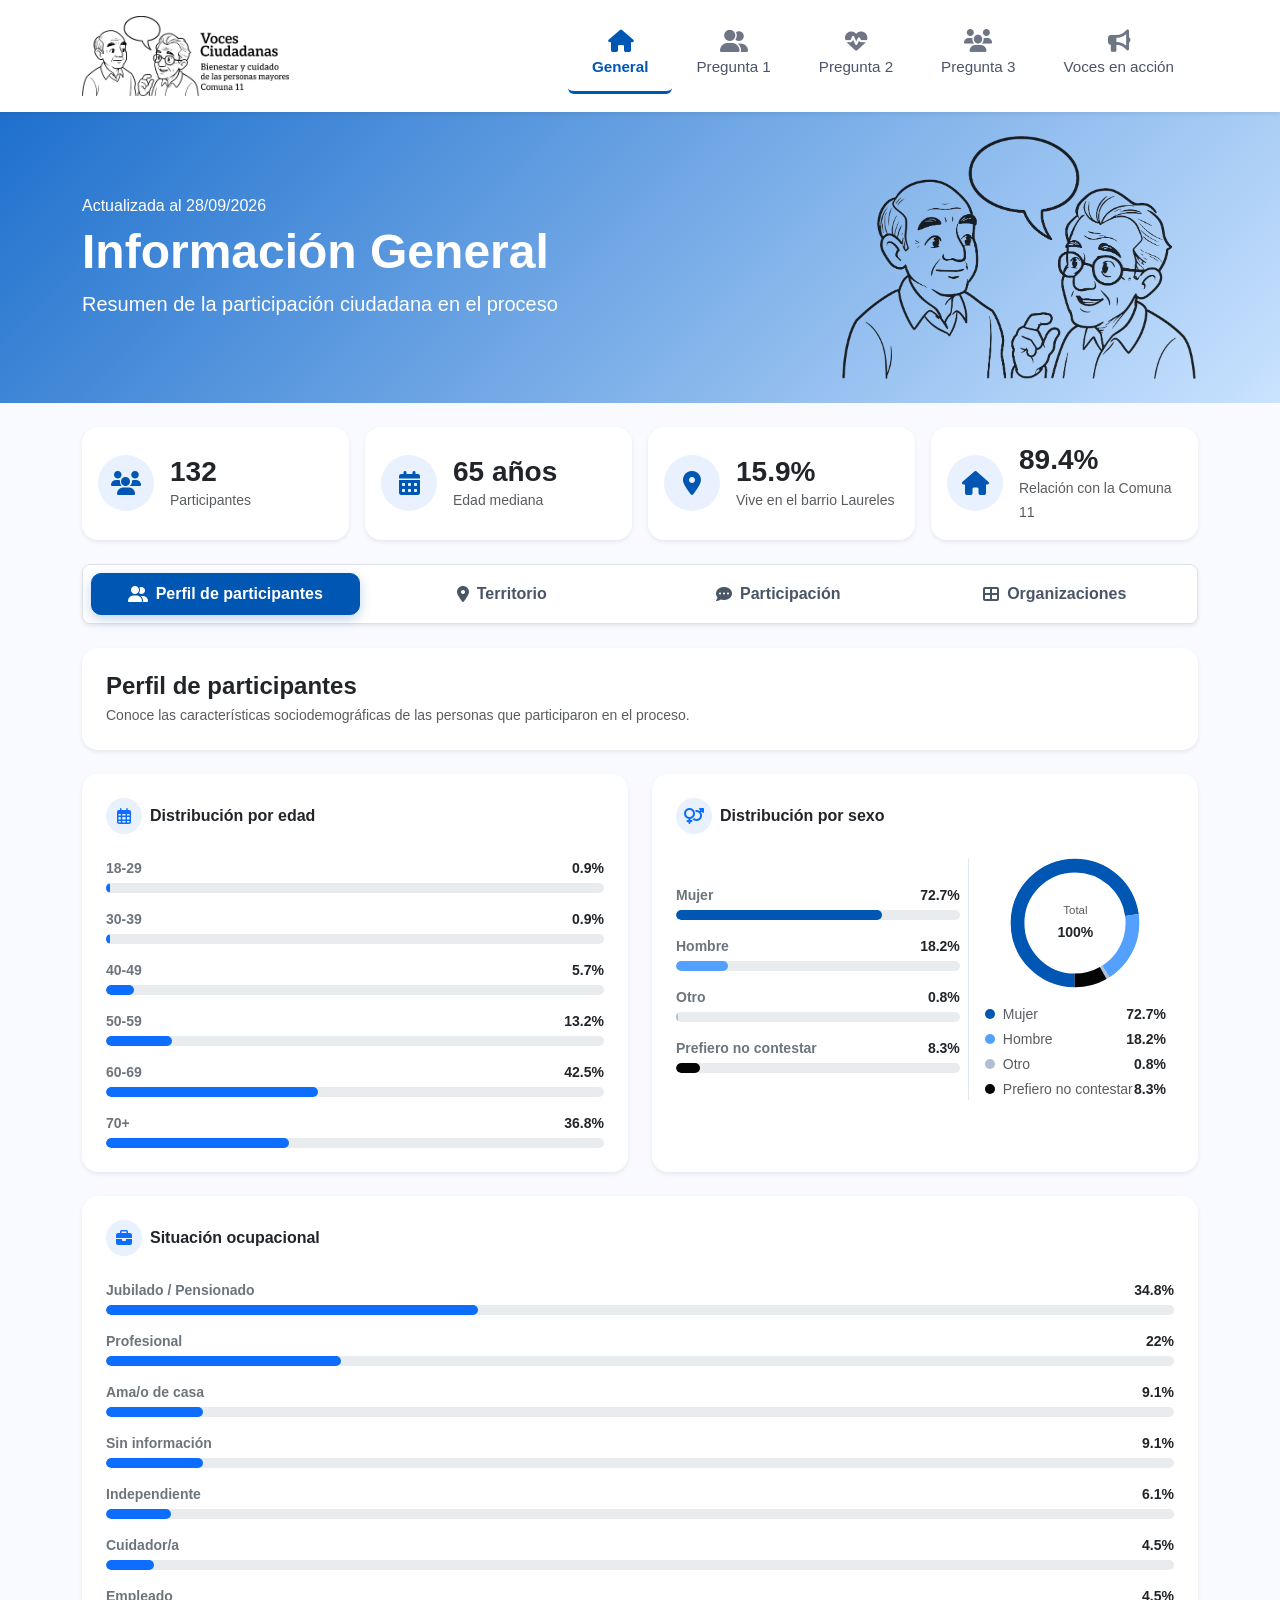
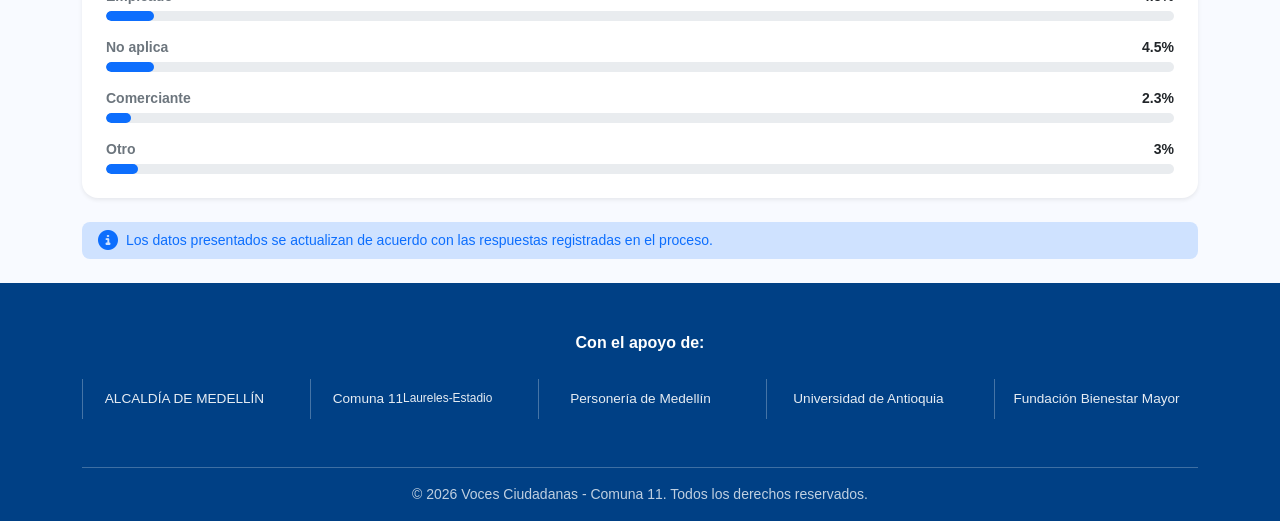
<file: index.html>
<!DOCTYPE html>
<html lang="es">
<head>
    <meta charset="UTF-8">
    <meta name="viewport" content="width=device-width, initial-scale=1.0">
    <title>Voces Ciudadanas - Comuna 11</title>
    <link href="https://cdn.jsdelivr.net/npm/bootstrap@5.3.2/dist/css/bootstrap.min.css" rel="stylesheet">
    <link rel="stylesheet" href="https://cdnjs.cloudflare.com/ajax/libs/font-awesome/6.4.2/css/all.min.css">
    <link rel="stylesheet" href="./css/styles.css">
</head>
<body>

    <!-- Header / Navbar Principal -->
    <header class="bg-white shadow-sm sticky-top">
        <div class="container d-flex flex-column flex-md-row justify-content-between align-items-center py-3">
            <div class="logo-container mb-3 mb-md-0">
                <a href="./index.html">
                    <img src="./img/Logo.png" alt="Logo Voces Ciudadanas" class="img-fluid" style="max-height: 80px;">
                </a>
            </div>
            <nav class="nav-menu">
                <ul class="nav nav-pills border-0" id="main-nav"></ul>
            </nav>
        </div>
    </header>

    <!-- Banner Principal -->
    <section class="hero-banner text-white position-relative overflow-hidden py-4">
        <div class="container position-relative z-3">
            <div class="row align-items-center">
                <div class="col-lg-8">
                    <h6>Actualizada al 28/09/2026</h6>
                    <h1 id="main-question-title" class="display-5 fw-bold">Información General</h1>
                    <p id="main-question-subtitle" class="lead mb-0">Resumen de la participación ciudadana en el proceso</p>
                </div>
                <div class="col-lg-4 d-none d-lg-block text-end">
                    <img src="./img/hero-illustration.png" alt="Ilustración" class="hero-illustration img-fluid">
                </div>
            </div>
        </div>
    </section>

    <main class="container my-4">
        <!-- 1. Indicadores / Tarjetas de Resumen Superior -->
        <div class="row g-3 mb-4" id="summary-metrics-container"></div>

        <!-- 2. Pestañas de Navegación (Tabs) -->
        <div class="bg-white rounded-3 p-2 mb-4 shadow-sm border">
            <ul class="nav nav-pills nav-justified flex-column flex-sm-row gap-2" id="general-tabs" role="tablist"></ul>
        </div>

        <!-- 3. Contenedores de Contenido (Tab Content) -->
        <div class="tab-content" id="general-tabs-content">
            
            <!-- TAB 1: Perfil de participantes -->
            <div class="tab-pane fade show active" id="pane-perfil" role="tabpanel">
                
                <!-- Encabezado -->
                <div class="card border-0 shadow-sm p-4 rounded-4 bg-white mb-4">
                    <div class="d-flex flex-column flex-xl-row justify-content-between align-items-xl-center gap-3">
                        <div>
                            <h4 class="fw-bold text-dark mb-1">Perfil de participantes</h4>
                            <p class="text-muted small mb-0">Conoce las características sociodemográficas de las personas que participaron en el proceso.</p>
                        </div>
                    </div>
                </div>

                <!-- Fila Superior: Distribución por Edad y Distribución por Sexo -->
                <div class="row g-4 mb-4">
                    
                    <!-- Card 1: Distribución por edad -->
                    <div class="col-lg-6 col-12">
                        <div class="card border-0 shadow-sm p-4 rounded-4 bg-white h-100">
                            <div class="d-flex align-items-center gap-2 mb-4">
                                <div class="badge-icon-bg p-2 rounded-circle d-flex align-items-center justify-content-center" style="width: 36px; height: 36px;">
                                    <i class="far fa-calendar-alt text-primary"></i>
                                </div>
                                <h5 class="fw-bold text-dark mb-0 fs-6">Distribución por edad</h5>
                            </div>
                            <div id="age-chart-container" class="d-flex flex-column gap-3"></div>
                        </div>
                    </div>

                    <!-- Card 2: Distribución por sexo -->
                    <div class="col-lg-6 col-12">
                        <div class="card border-0 shadow-sm p-4 rounded-4 bg-white h-100">
                            <div class="d-flex align-items-center gap-2 mb-4">
                                <div class="badge-icon-bg p-2 rounded-circle d-flex align-items-center justify-content-center" style="width: 36px; height: 36px;">
                                    <i class="fas fa-venus-mars text-primary"></i>
                                </div>
                                <h5 class="fw-bold text-dark mb-0 fs-6">Distribución por sexo</h5>
                            </div>
                            
                            <div class="row align-items-center g-3">
                                <!-- Barras de sexo -->
                                <div class="col-md-7 col-12 d-flex flex-column gap-3" id="gender-bars-container"></div>
                                
                                <!-- Donut SVG + Leyenda -->
                                <div class="col-md-5 col-12 d-flex flex-column align-items-center justify-content-center border-start-md">
                                    <div class="position-relative d-flex align-items-center justify-content-center mb-3">
                                        <svg width="130" height="130" viewBox="0 0 36 36" class="donut-chart" id="gender-donut-chart">
                                            <!-- Generado dinámicamente desde JS -->
                                        </svg>
                                        <div class="position-absolute text-center">
                                            <span class="d-block text-muted style-micro">Total</span>
                                            <strong class="text-dark small" id="donut-total-label">100%</strong>
                                        </div>
                                    </div>
                                    <div id="gender-legend-container" class="w-100 px-2 d-flex flex-column gap-1"></div>
                                </div>
                            </div>
                        </div>
                    </div>

                </div>

                <!-- Fila Inferior: Situación Ocupacional -->
                <div class="row">
                    <div class="col-12">
                        <div class="card border-0 shadow-sm p-4 rounded-4 bg-white">
                            <div class="d-flex align-items-center gap-2 mb-4">
                                <div class="badge-icon-bg p-2 rounded-circle d-flex align-items-center justify-content-center" style="width: 36px; height: 36px;">
                                    <i class="fas fa-briefcase text-primary"></i>
                                </div>
                                <h5 class="fw-bold text-dark mb-0 fs-6">Situación ocupacional</h5>
                            </div>
                            <div id="occupation-chart-container" class="d-flex flex-column gap-3"></div>
                        </div>
                    </div>
                </div>

                <!-- Nota informativa -->
                <div class="alert alert-info border-0 bg-primary-subtle text-primary d-flex align-items-center gap-2 mt-4 mb-0 rounded-3 py-2 px-3 small">
                    <i class="fas fa-info-circle fs-5"></i>
                    <span>Los datos presentados se actualizan de acuerdo con las respuestas registradas en el proceso.</span>
                </div>

            </div>

            <!-- TAB 2: Territorio -->
            <div class="tab-pane fade" id="pane-territorio" role="tabpanel">
                
                <!-- Encabezado -->
                <div class="card border-0 shadow-sm p-4 rounded-4 bg-white mb-4">
                    <div class="d-flex align-items-center gap-3">
                        <div class="badge-icon-bg p-3 rounded-circle d-flex align-items-center justify-content-center text-primary" style="width: 50px; height: 50px;">
                            <i class="fas fa-map-marker-alt fs-4"></i>
                        </div>
                        <div>
                            <h4 class="fw-bold text-dark mb-1">Territorio</h4>
                            <p class="text-muted small mb-0">Información sobre residencia y relación de los participantes con el barrio.</p>
                        </div>
                    </div>
                </div>

                <!-- Fila Superior: 3 Tarjetas de Métricas -->
                <div class="row g-4 mb-4">
                    
                    <!-- Tarjeta 1: ¿Vive en el barrio? -->
                    <div class="col-lg-4 col-md-6 col-12">
                        <div class="card border-0 shadow-sm p-4 rounded-4 bg-white h-100 d-flex flex-column justify-content-between">
                            <div>
                                <h6 class="fw-bold text-dark mb-4 fs-6">¿Vive en la comuna 11 ?</h6>
                                <div class="row align-items-center g-3 my-2">
                                    <div class="col-6 position-relative d-flex align-items-center justify-content-center">
                                        <svg width="120" height="120" viewBox="0 0 36 36" class="donut-chart" id="lives-donut-chart">
                                            <!-- Generado dinámicamente desde JS -->
                                        </svg>
                                        <div class="position-absolute text-center">
                                            <strong class="text-primary d-block h4 fw-bold mb-0" id="lives-total-percentage">0%</strong>
                                            <span class="text-muted lh-1 d-block" style="font-size: 0.65rem;">Sí vive en<br>la comuna</span>
                                        </div>
                                    </div>
                                    <div class="col-6 d-flex flex-column gap-3" id="lives-in-neighborhood-container"></div>
                                </div>
                            </div>
                            <div class="bg-light-subtle rounded-3 py-2 px-3 mt-3 d-flex align-items-center gap-2 small text-muted">
                                <i class="fas fa-info-circle text-primary"></i>
                                <span id="base-lives">Base: 0 participantes</span>
                            </div>
                        </div>
                    </div>

                    <!-- Tarjeta 2: Municipio de residencia -->
                    <div class="col-lg-4 col-md-6 col-12">
                        <div class="card border-0 shadow-sm p-4 rounded-4 bg-white h-100 d-flex flex-column justify-content-between">
                            <div>
                                <div class="d-flex align-items-center gap-2 mb-4">
                                    <i class="fas fa-city text-primary"></i>
                                    <h6 class="fw-bold text-dark mb-0 fs-6">Municipio de residencia</h6>
                                </div>
                                <div id="municipality-chart-container" class="d-flex flex-column gap-3"></div>
                            </div>
                            <div class="bg-light-subtle rounded-3 py-2 px-3 mt-3 d-flex align-items-center gap-2 small text-muted">
                                <i class="fas fa-info-circle text-primary"></i>
                                <span id="base-municipality">Base: 0 participantes</span>
                            </div>
                        </div>
                    </div>

                    <!-- Tarjeta 3: Barrios de residencia -->
                    <div class="col-lg-4 col-md-12 col-12">
                        <div class="card border-0 shadow-sm p-4 rounded-4 bg-white h-100 d-flex flex-column justify-content-between">
                            <div>
                                <div class="d-flex align-items-center gap-2 mb-4">
                                    <i class="fas fa-building text-primary"></i>
                                    <h6 class="fw-bold text-dark mb-0 fs-6">Barrios de residencia</h6>
                                </div>
                                <div id="neighborhoods-chart-container" class="d-flex flex-column gap-2"></div>
                            </div>
                            <div class="bg-light-subtle rounded-3 py-2 px-3 mt-3 d-flex align-items-center gap-2 small text-muted">
                                <i class="fas fa-info-circle text-primary"></i>
                                <span id="base-neighborhoods">Base: 0 participantes</span>
                            </div>
                        </div>
                    </div>

                </div>

                <!-- Fila Inferior: Relación con el barrio -->
                <div class="row">
                    <div class="col-12">
                        <div class="card border-0 shadow-sm p-4 rounded-4 bg-white">
                            <div class="d-flex align-items-center gap-2 mb-4">
                                <div class="badge-icon-bg p-2 rounded-circle d-flex align-items-center justify-content-center" style="width: 36px; height: 36px;">
                                    <i class="fas fa-user-friends text-primary"></i>
                                </div>
                                <h6 class="fw-bold text-dark mb-0 fs-6">¿Qué relación tienen los participantes con el barrio?</h6>
                            </div>
                            
                            <div class="row g-4 align-items-center">
                                <div class="col-lg-8 col-12">
                                    <div id="relation-chart-container" class="d-flex flex-column gap-3"></div>
                                </div>
                                <div class="col-lg-4 col-12">
                                    <div class="bg-light-subtle p-4 rounded-4 border border-light-subtle">
                                        <div class="d-flex align-items-start gap-2 text-primary mb-4">
                                            <i class="fas fa-info-circle fs-5 mt-1"></i>
                                            <span class="small text-secondary">Este gráfico muestra el tipo de relación que los participantes tienen con el barrio donde se desarrolla el proceso.</span>
                                        </div>
                                        <div class="bg-white rounded-3 py-2 px-3 border border-light text-center">
                                            <span class="small text-muted fw-semibold" id="base-relation">Base: 0 participantes</span>
                                        </div>
                                    </div>
                                </div>
                            </div>
                        </div>
                    </div>
                </div>

            </div>

            <!-- TAB 3: Participación -->
            <div class="tab-pane fade" id="pane-participacion" role="tabpanel">
                
                <!-- Encabezado -->
                <div class="card border-0 shadow-sm p-4 rounded-4 bg-white mb-4">
                    <div class="d-flex align-items-center gap-3">
                        <div class="badge-icon-bg p-3 rounded-circle d-flex align-items-center justify-content-center text-primary" style="width: 50px; height: 50px;">
                            <i class="fas fa-bullhorn fs-4"></i>
                        </div>
                        <div>
                            <h4 class="fw-bold text-dark mb-1">Participación</h4>
                            <p class="text-muted small mb-0">Canales de convocatoria e intención de continuidad en el proceso.</p>
                        </div>
                    </div>
                </div>

                <!-- Fila Superior: ¿Cómo se enteró? y ¿Quieren seguir participando? -->
                <div class="row g-4 mb-4">
                    
                    <!-- Card 1: ¿Cómo se enteró del proceso? -->
                    <div class="col-lg-6 col-12">
                        <div class="card border-0 shadow-sm p-4 rounded-4 bg-white h-100 d-flex flex-column justify-content-between">
                            <div>
                                <div class="d-flex align-items-center gap-2 mb-4">
                                    <div class="badge-icon-bg p-2 rounded-circle d-flex align-items-center justify-content-center" style="width: 36px; height: 36px;">
                                        <i class="fas fa-bullhorn text-primary"></i>
                                    </div>
                                    <h6 class="fw-bold text-dark mb-0 fs-6">¿Cómo se enteró del proceso?</h6>
                                </div>
                                <div id="how-learned-container" class="d-flex flex-column gap-3"></div>
                            </div>
                            <div class="bg-light-subtle rounded-3 py-2 px-3 mt-4 d-flex align-items-center gap-2 small text-muted">
                                <i class="fas fa-info-circle text-primary"></i>
                                <span id="base-how-learned">Base: 0 participantes</span>
                            </div>
                        </div>
                    </div>

                    <!-- Card 2: ¿Quieren seguir participando? -->
                    <div class="col-lg-6 col-12">
                        <div class="card border-0 shadow-sm p-4 rounded-4 bg-white h-100 d-flex flex-column justify-content-between">
                            <div>
                                <div class="d-flex align-items-center gap-2 mb-4">
                                    <div class="badge-icon-bg p-2 rounded-circle d-flex align-items-center justify-content-center" style="width: 36px; height: 36px;">
                                        <i class="fas fa-user-friends text-primary"></i>
                                    </div>
                                    <h6 class="fw-bold text-dark mb-0 fs-6">¿Quieren seguir participando?</h6>
                                </div>

                                <div class="row align-items-center g-3 my-2">
                                    <!-- Gráfico Donut Dinámico -->
                                    <div class="col-md-6 col-12 position-relative d-flex align-items-center justify-content-center">
                                        <svg width="140" height="140" viewBox="0 0 36 36" class="donut-chart" id="continue-donut-chart">
                                            <!-- Generado dinámicamente desde JS -->
                                        </svg>
                                        <div class="position-absolute text-center">
                                            <strong class="text-dark d-block h3 fw-bold mb-0" id="continue-total-percentage">0%</strong>
                                            <span class="text-secondary small fw-semibold" id="continue-total-label">Sí</span>
                                        </div>
                                    </div>
                                    <!-- Leyenda -->
                                    <div class="col-md-6 col-12 d-flex flex-column gap-3" id="continue-legend-container"></div>
                                </div>
                            </div>
                            <div class="bg-light-subtle rounded-3 py-2 px-3 mt-4 d-flex align-items-center gap-2 small text-muted">
                                <i class="fas fa-info-circle text-primary"></i>
                                <span id="base-continue">Base: 0 participantes</span>
                            </div>
                        </div>
                    </div>

                </div>

                <!-- Fila Inferior: Convocatoria por Grupos de Edad -->
                <div class="row">
                    <div class="col-12">
                        <div class="card border-0 shadow-sm p-4 rounded-4 bg-white">
                            <div class="d-flex align-items-center gap-2 mb-4">
                                <div class="badge-icon-bg p-2 rounded-circle d-flex align-items-center justify-content-center" style="width: 36px; height: 36px;">
                                    <i class="fas fa-users text-primary"></i>
                                </div>
                                <h6 class="fw-bold text-dark mb-0 fs-6">¿Cómo se enteraron del proceso? según grupo de edad</h6>
                            </div>

                            <!-- Contenedor dinámico para los rangos de edad -->
                            <div class="row g-4" id="learned-by-age-group-container"></div>
                        </div>
                    </div>
                </div>

            </div>

            <!-- TAB 4: Organizaciones -->
            <div class="tab-pane fade" id="pane-organizaciones" role="tabpanel">
                <div class="row g-4 mb-4">
                    <!-- Card 1: Participación Organizacional -->
                    <div class="col-lg-6 col-12">
                        <div class="card border-0 shadow-sm rounded-4 p-4 h-100 bg-white d-flex flex-column justify-content-between">
                            <div>
                                <h6 class="fw-bold text-primary text-uppercase mb-4">Participación Organizacional</h6>
                                <div id="organization-part-container" class="row align-items-center my-3">
                                    <!-- Renderizado dinámico -->
                                </div>
                            </div>
                            <div class="bg-light-subtle rounded-3 py-2 px-3 mt-4 d-flex align-items-center gap-2 small text-muted">
                                <i class="fas fa-info-circle text-primary"></i>
                                <span id="base-organization-part">Base: 0 participantes</span>
                            </div>
                        </div>
                    </div>

                    <!-- Card 2: Tipo de Organización -->
                    <div class="col-lg-6 col-12">
                        <div class="card border-0 shadow-sm rounded-4 p-4 h-100 bg-white d-flex flex-column justify-content-between">
                            <div>
                                <h6 class="fw-bold text-primary text-uppercase mb-4">Tipo de Organización</h6>
                                <div id="organization-types-container" class="d-flex flex-column gap-3">
                                    <!-- Renderizado dinámico -->
                                </div>
                            </div>
                            <div class="bg-light-subtle rounded-3 py-2 px-3 mt-4 d-flex align-items-center gap-2 small text-muted">
                                <i class="fas fa-info-circle text-primary"></i>
                                <span id="base-organization-types">Base: 0 participantes</span>
                            </div>
                        </div>
                    </div>

                    <!-- Card 3: Organizaciones Vinculadas -->
                    <div class="col-12">
                        <div class="card border-0 shadow-sm rounded-4 p-4 bg-white">
                            <div class="d-flex align-items-center gap-2 mb-4">
                                <i class="fas fa-user-friends text-primary fs-5"></i>
                                <h6 class="fw-bold text-primary text-uppercase mb-0">Organizaciones Vinculadas</h6>
                            </div>
                            
                            <div id="linked-organizations-container" class="row g-3">
                                <!-- Renderizado dinámico -->
                            </div>
                        </div>
                    </div>
                </div>
            </div>

        </div>
    </main>

    <!-- Footer -->
    <footer class="footer text-white pt-5 pb-3">
        <div class="container text-center">
            <p class="fw-semibold mb-4">Con el apoyo de:</p>
            <div class="row row-cols-2 row-cols-md-5 g-4 align-items-center justify-content-center mb-5 project-logos">
                <div class="col"><div class="footer-logo-placeholder">ALCALDÍA DE MEDELLÍN</div></div>
                <div class="col"><div class="footer-logo-placeholder">Comuna 11 <br><small>Laureles-Estadio</small></div></div>
                <div class="col"><div class="footer-logo-placeholder">Personería de Medellín</div></div>
                <div class="col"><div class="footer-logo-placeholder">Universidad de Antioquia</div></div>
                <div class="col"><div class="footer-logo-placeholder">Fundación Bienestar Mayor</div></div>
            </div>
            <hr class="border-light opacity-25">
            <p class="small mb-0 opacity-75">&copy; 2026 Voces Ciudadanas - Comuna 11. Todos los derechos reservados.</p>
        </div>
    </footer>

    <script src="https://cdn.jsdelivr.net/npm/bootstrap@5.3.2/dist/js/bootstrap.bundle.min.js"></script>
    <script src="./js/config.js"></script>
    <script src="./js/app.js"></script>
</body>
</html>
</file>
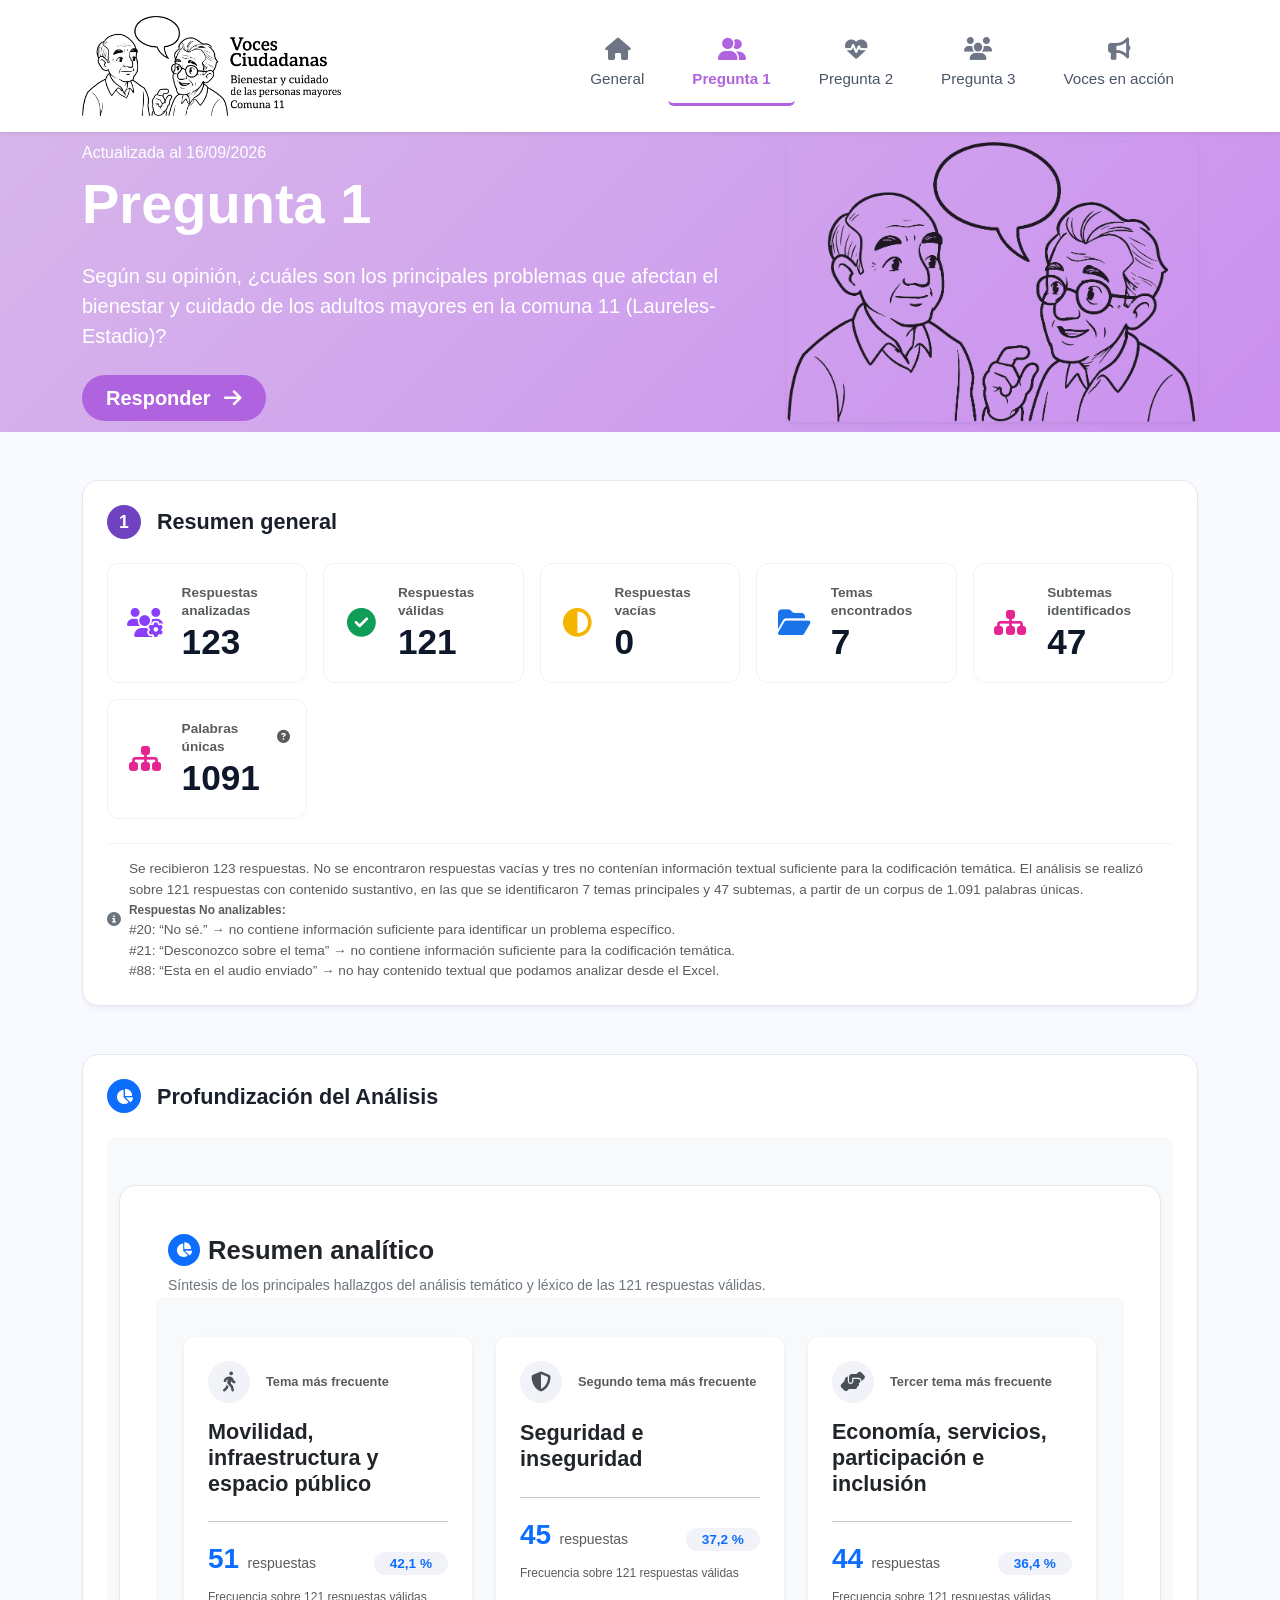
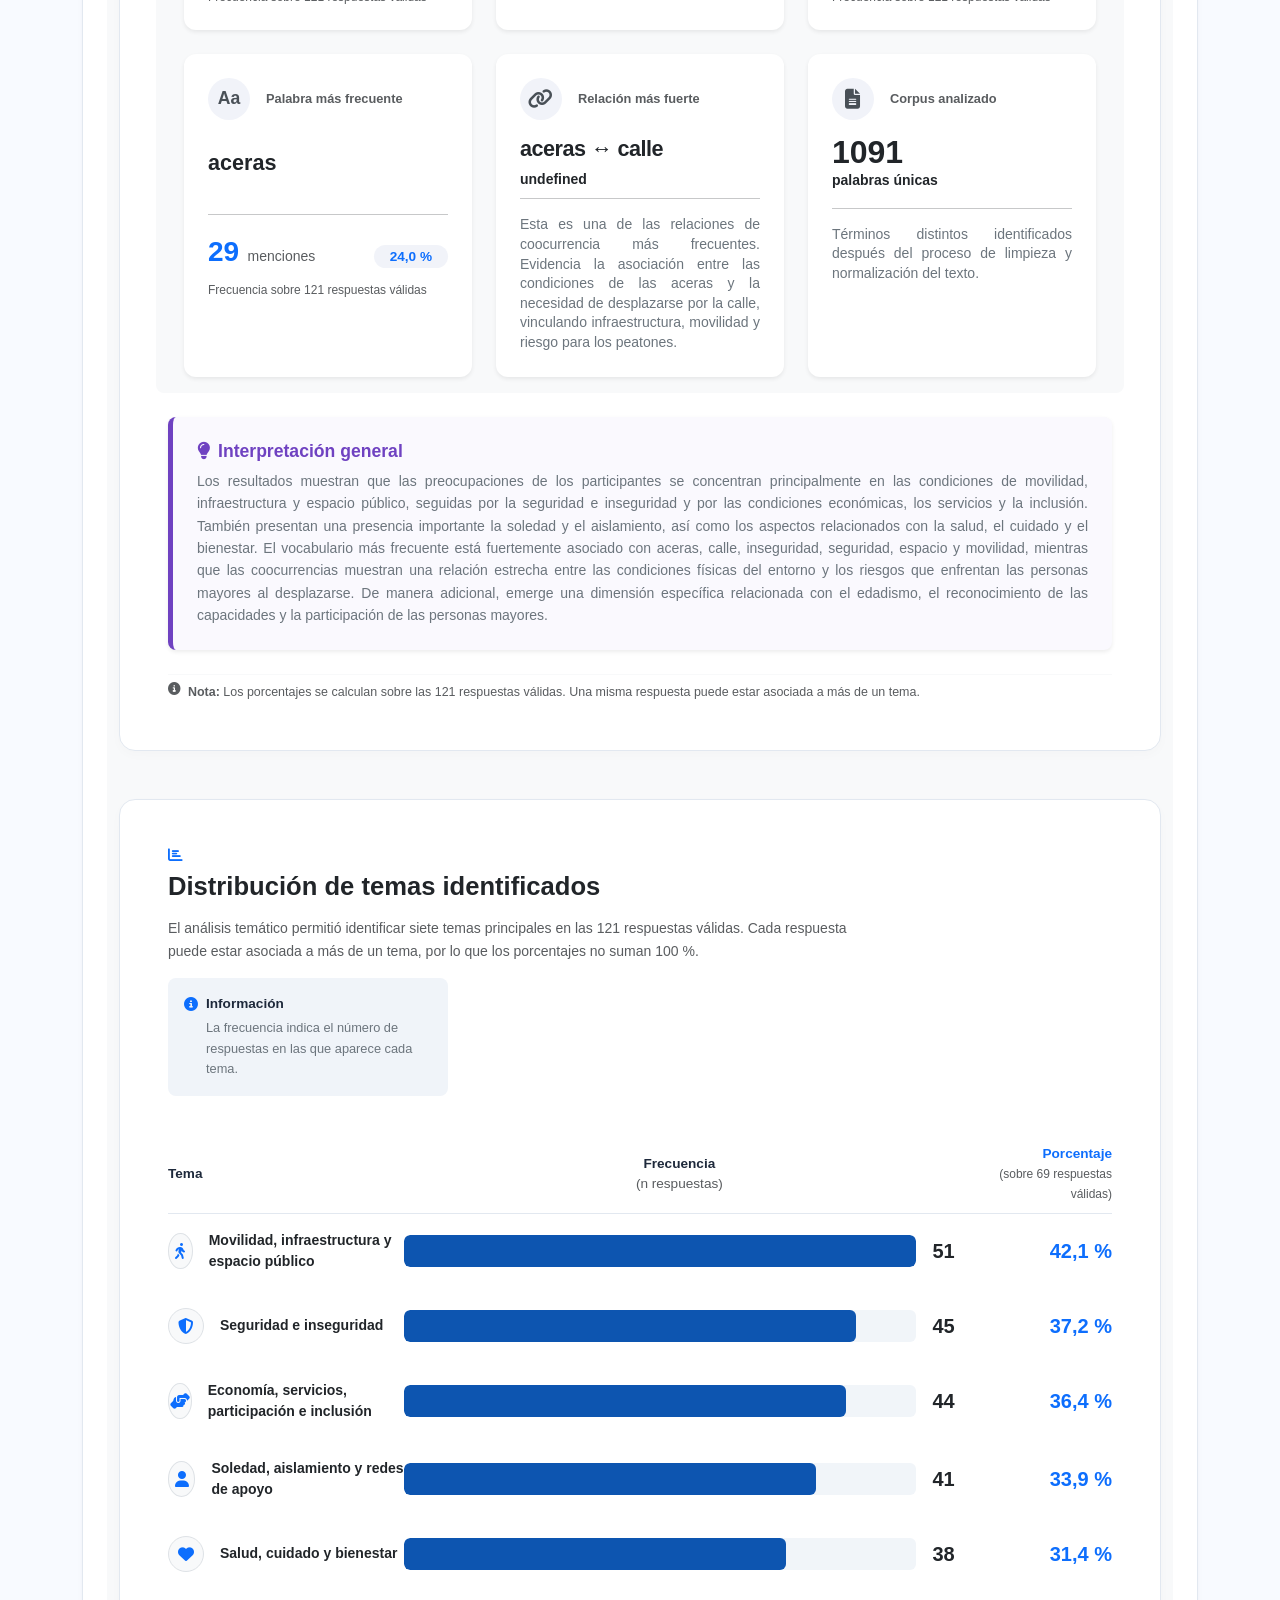
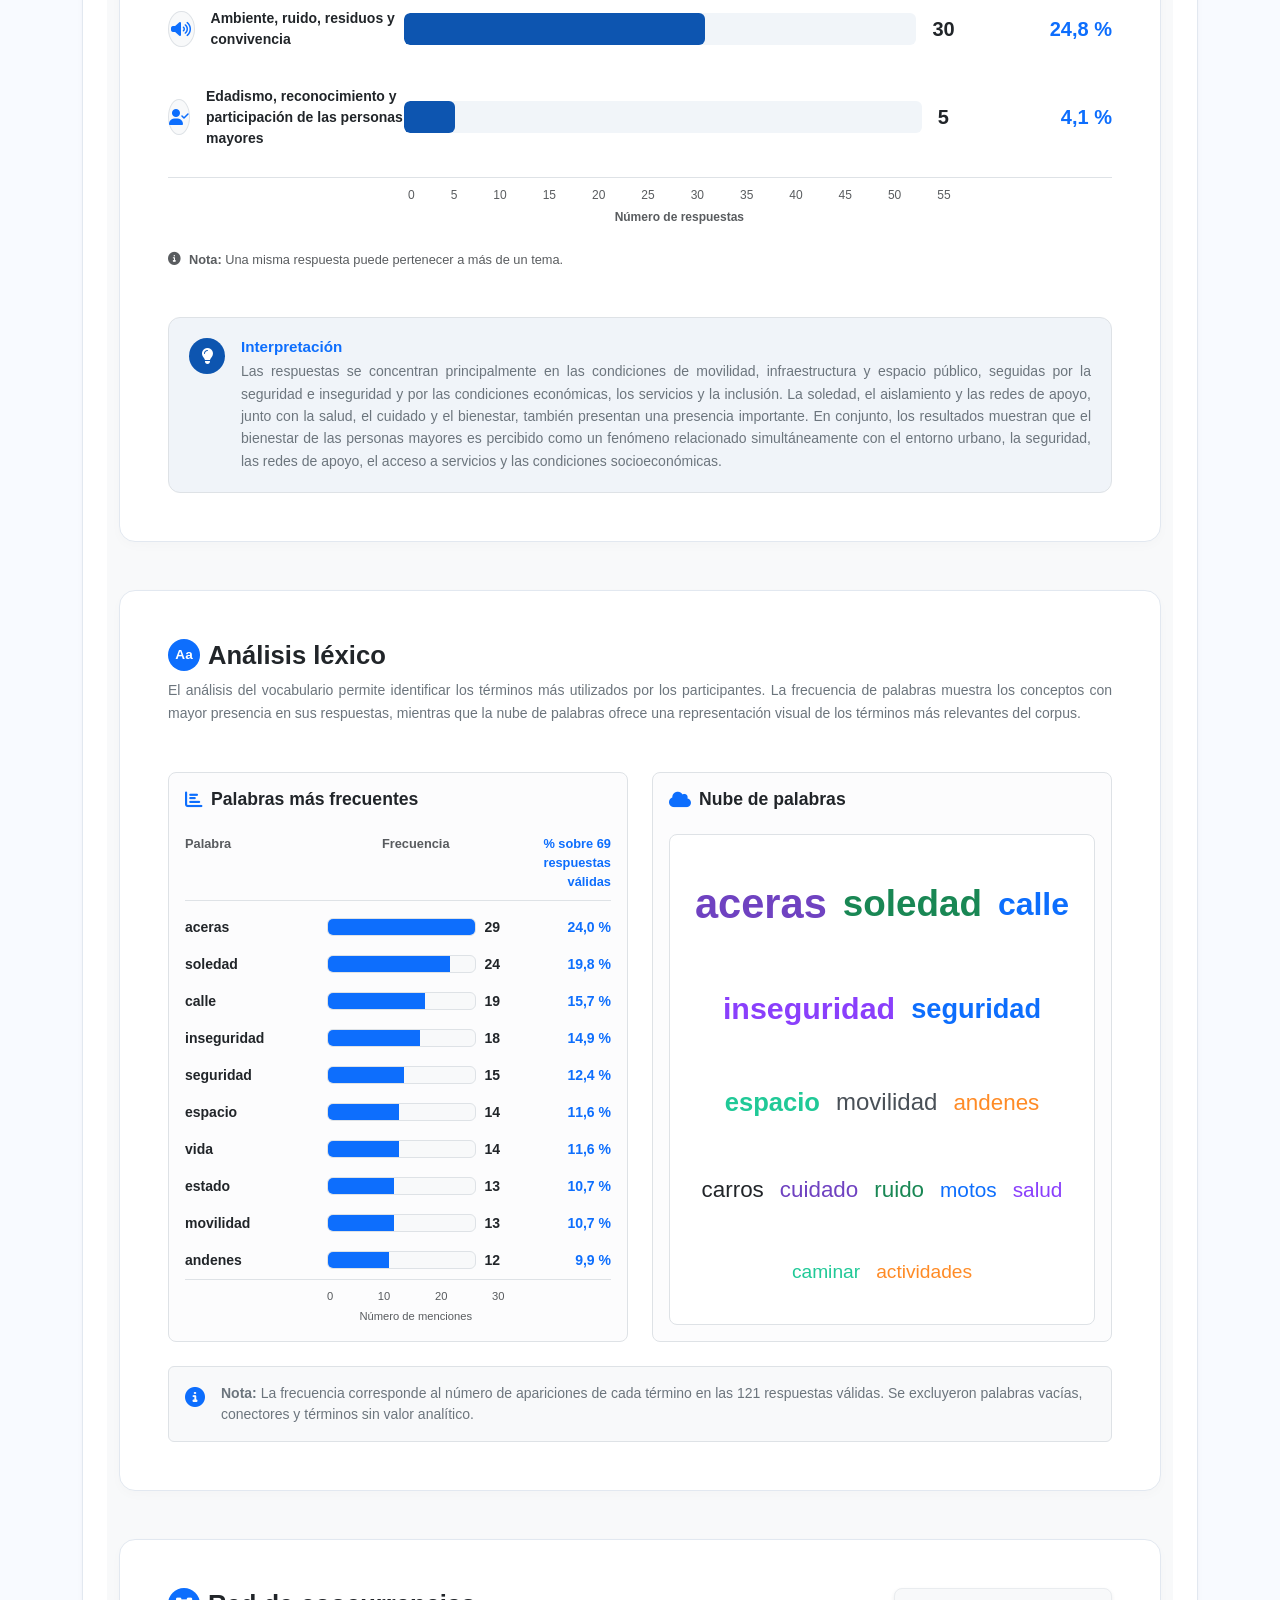
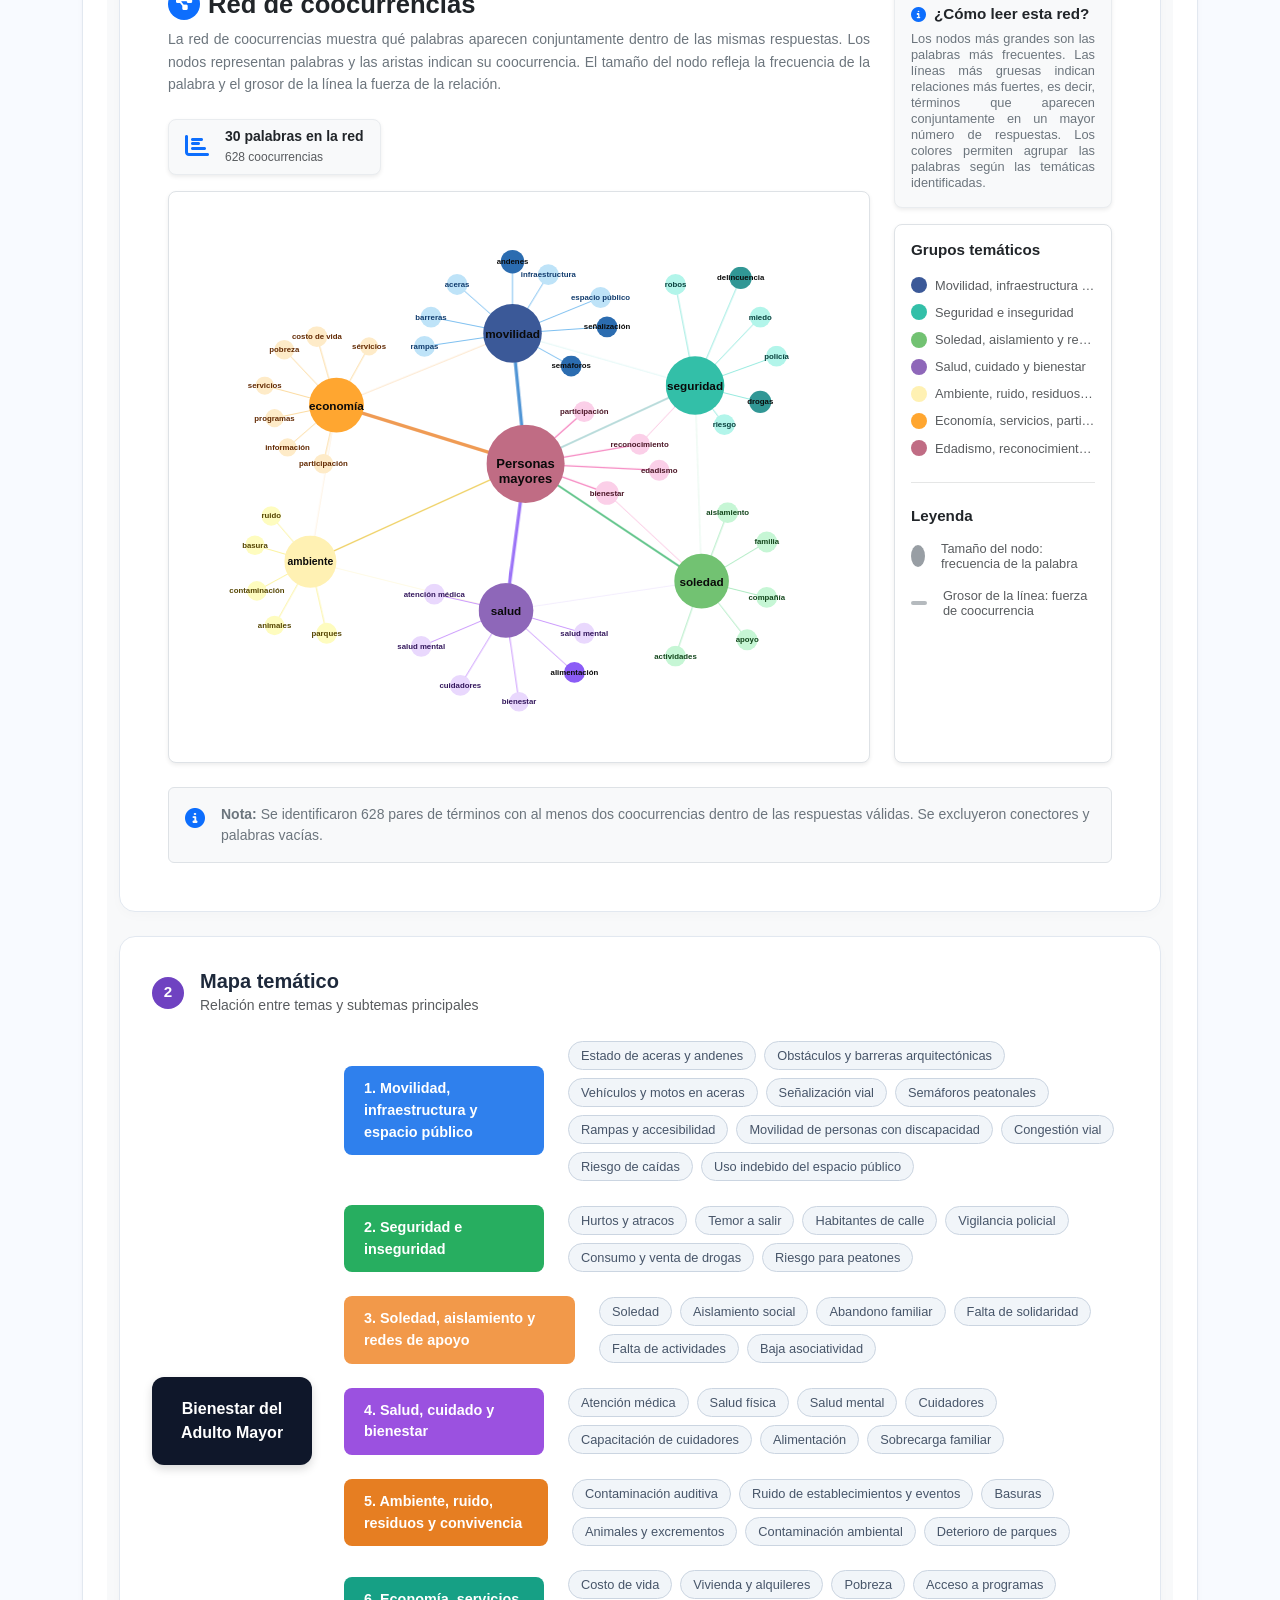
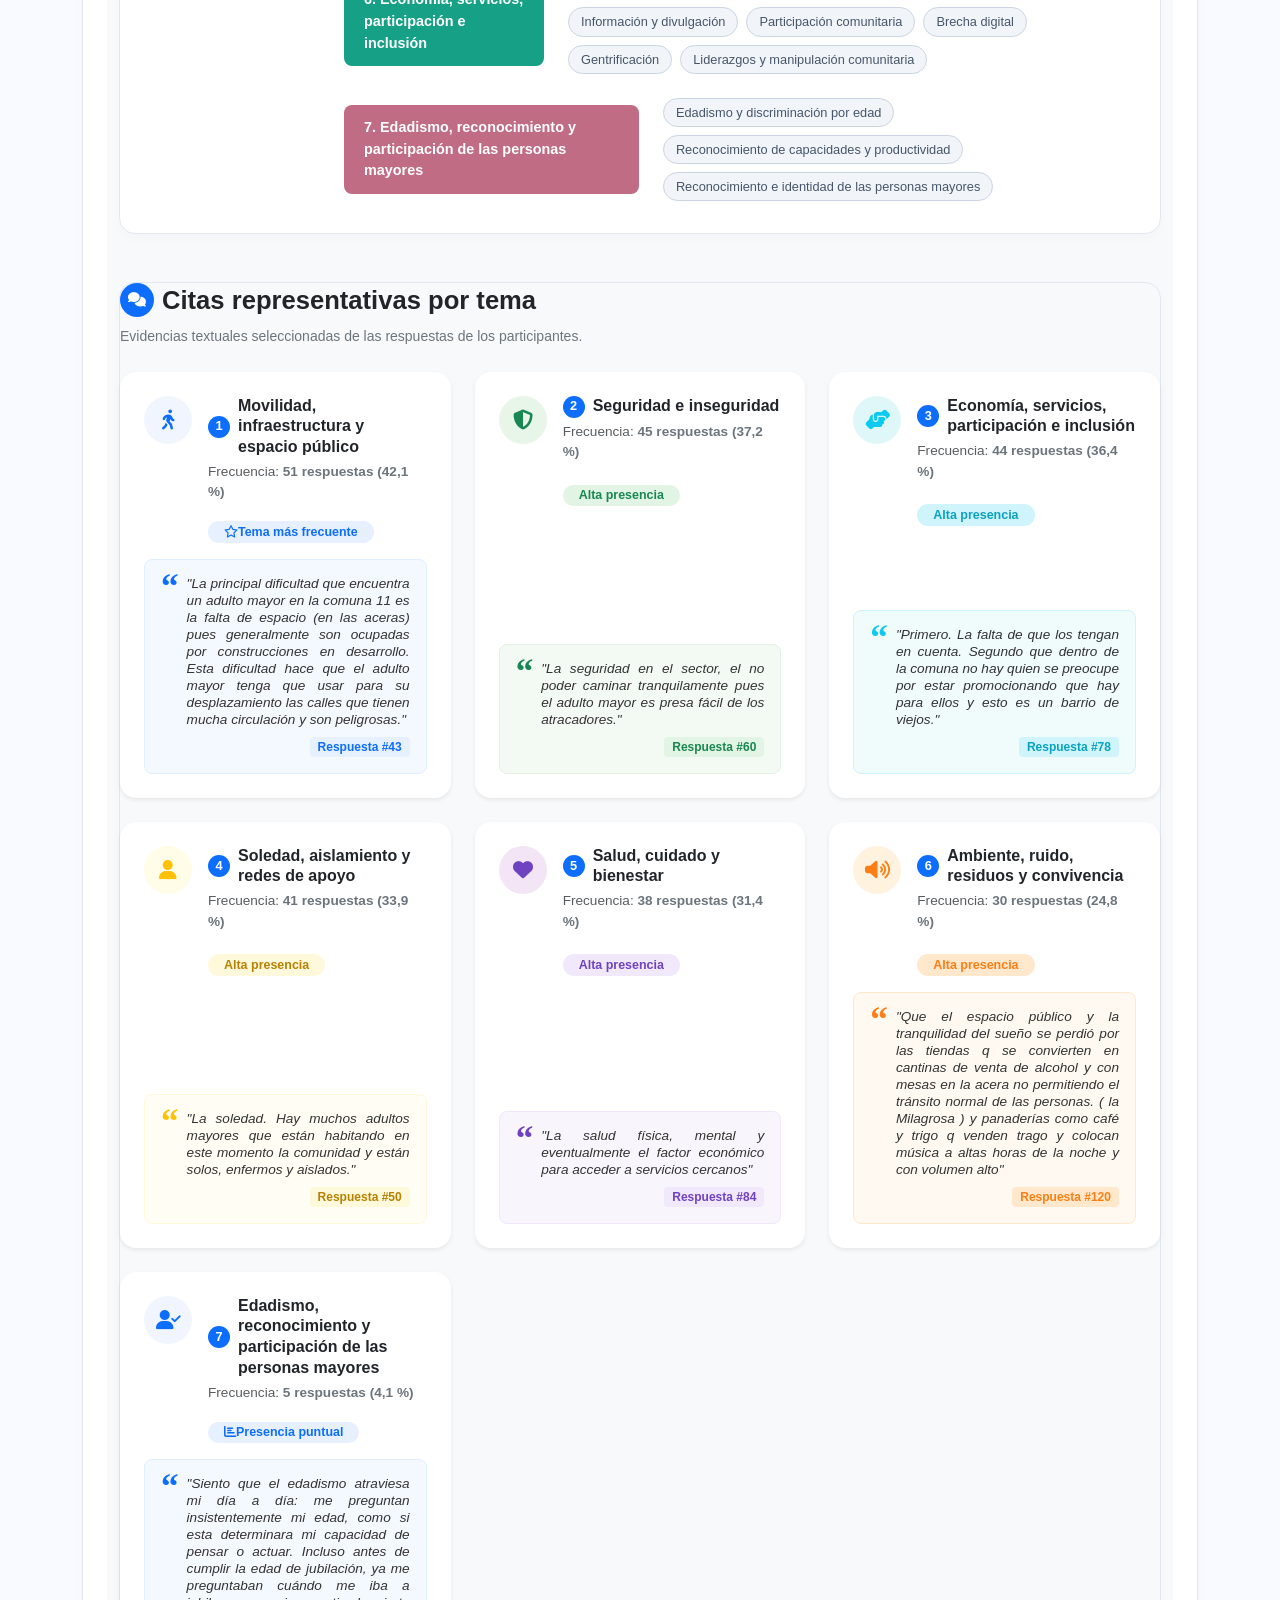
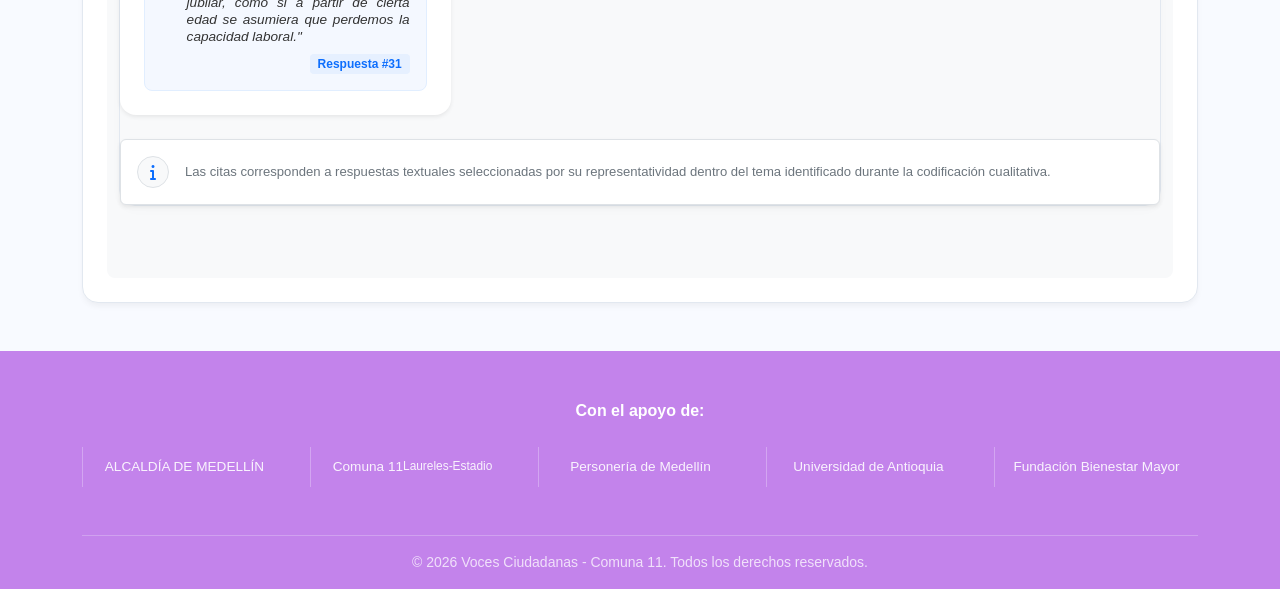
<file: html/pregunta1.html>
<!DOCTYPE html>
<html lang="es">
<head>
    <meta charset="UTF-8">
    <meta name="viewport" content="width=device-width, initial-scale=1.0">
    <title>Voces Ciudadanas - Comuna 11</title>
    <link href="https://cdn.jsdelivr.net/npm/bootstrap@5.3.2/dist/css/bootstrap.min.css" rel="stylesheet">
    <link rel="stylesheet" href="https://cdnjs.cloudflare.com/ajax/libs/font-awesome/6.4.2/css/all.min.css">
    <link rel="stylesheet" href="../css/Pregunta1/styles.css">
</head>
<body>

    <header class="bg-white shadow-sm sticky-top">
        <div class="container d-flex flex-column flex-md-row justify-content-between align-items-center py-3">
            <div class="logo-container mb-3 mb-md-0">
                <a href="../index.html">
                    <img src="../img/Logo.png" alt="Logo Voces Ciudadanas" class="img-fluid" style="max-height: 100px;">
                </a>
            </div>
            <nav class="nav-menu">
                <ul class="nav nav-pills border-0" id="main-nav">
                    </ul>
            </nav>
        </div>
    </header>

    <section class="hero-banner text-white position-relative overflow-hidden">
        <div class="container position-relative z-3 py-0">
            <div class="row align-items-center">
                <div class="col-lg-7">
                    <h6>Actualizada al 16/09/2026</h6>
                    <h1 id="main-question-title" class="display-4 fw-bold"></h1>
                    <p id="main-question-subtitle" class="lead my-4"></p>
                    <a href="#cards-container" class="btn btn-light-blue text-white btn-lg px-4 py-2 rounded-pill fw-bold">
                        Responder <i class="fas fa-arrow-right ms-2"></i>
                    </a>
                </div>
                <div class="col-lg-5 d-none d-lg-block text-end">
                    <img src="../img/hero-illustration.png" alt="Ilustración" class="hero-illustration img-fluid rounded shadow-sm">
                </div>
            </div>
        </div>
    </section>

    <main class="container my-5">
        <section class="summary-card-container p-4 mb-5">
            <div class="d-flex align-items-center mb-4">
                <div class="summary-badge-number me-3">1</div>
                <h2 class="summary-section-title mb-0">Resumen general</h2>
            </div>
            
            <div class="row row-cols-1 row-cols-sm-2 row-cols-md-3 row-cols-lg-5 g-3" id="metrics-container">
                </div>

            <div class="mt-4 text-muted small d-flex align-items-center info-note">
                <i class="fas fa-info-circle me-2 text-secondary"></i>
                <span>Se recibieron 123 respuestas. No se encontraron respuestas vacías y tres no contenían información textual suficiente para la codificación temática. El análisis se realizó sobre 121 respuestas con contenido sustantivo, en las que se identificaron 7 temas principales y 47 subtemas, a partir de un corpus de 1.091 palabras únicas. <br><strong><small>Respuestas No analizables:</small></strong> <br>#20: “No sé.” → no contiene información suficiente para identificar un problema específico. <br>#21: “Desconozco sobre el tema” → no contiene información suficiente para la codificación temática.<br>#88: “Esta en el audio enviado” → no hay contenido textual que podamos analizar desde el Excel.</span>
            </div>
        </section>

        <!-- <section class="analysis-section-container p-4 mb-5">
            <div class="d-flex align-items-center mb-4">
                <div class="summary-badge-number bg-primary me-3"><i class="fas fa-chart-pie text-white"></i></div>
                <h2 class="summary-section-title mb-0">Profundización del Análisis</h2>
            </div>

            <ul class="nav nav-pills custom-analysis-tabs mb-4 justify-content-center justify-content-md-start" id="analysis-tabs-nav" role="tablist">
                </ul>

            <div class="tab-content custom-tab-content" id="analysis-tabs-content">
                </div>
        </section> -->
        <section class="analysis-section-container p-4 mb-5">
            <div class="d-flex align-items-center mb-4">
                <div class="summary-badge-number bg-primary me-3"><i class="fas fa-chart-pie text-white"></i></div>
                <h2 class="summary-section-title mb-0">Profundización del Análisis</h2>
            </div>

            <!-- Contenedor unificado sin pestañas con todos los divs que requiere app.js -->
            <div class="container-fluid py-4 bg-light rounded-3">
                <div id="thematic-summary-analytical-section" class="mb-5"></div>
                <div id="thematic-visualizations-section" class="mb-5"></div>
                <div id="thematic-table-section" class="mb-5"></div>
                <div id="thematic-wordcloud-section" class="mb-5"></div>
                <div id="thematic-network-section" class="mb-4"></div>
                <div id="thematic-map-section" class="mb-5"></div>
                <div id="thematic-quotes-section" class="mb-5"></div>
            </div>
        </section>

        <!-- <div class="row row-cols-1 row-cols-md-2 row-cols-lg-3 row-cols-xl-4 g-4" id="cards-container">
        </div> -->
    </main>

    <footer class="footer text-white pt-5 pb-3">
        <div class="container text-center">
            <p class="fw-semibold mb-4">Con el apoyo de:</p>
            
            <div class="row row-cols-2 row-cols-md-5 g-4 align-items-center justify-content-center mb-5 project-logos">
                <div class="col"><div class="footer-logo-placeholder">ALCALDÍA DE MEDELLÍN</div></div>
                <div class="col"><div class="footer-logo-placeholder">Comuna 11 <br><small>Laureles-Estadio</small></div></div>
                <div class="col"><div class="footer-logo-placeholder">Personería de Medellín</div></div>
                <div class="col"><div class="footer-logo-placeholder">Universidad de Antioquia</div></div>
                <div class="col"><div class="footer-logo-placeholder">Fundación Bienestar Mayor</div></div>
            </div>
            
            <hr class="border-light opacity-25">
            
            <p class="small mb-0 opacity-75">&copy; 2026 Voces Ciudadanas - Comuna 11. Todos los derechos reservados.</p>
        </div>
    </footer>

    <script src="https://cdn.jsdelivr.net/npm/bootstrap@5.3.2/dist/js/bootstrap.bundle.min.js"></script>
    <script src="../js/pregunta1/config.js"></script>
    <script src="../js/pregunta1/app.js"></script>
</body>
</html>
</file>
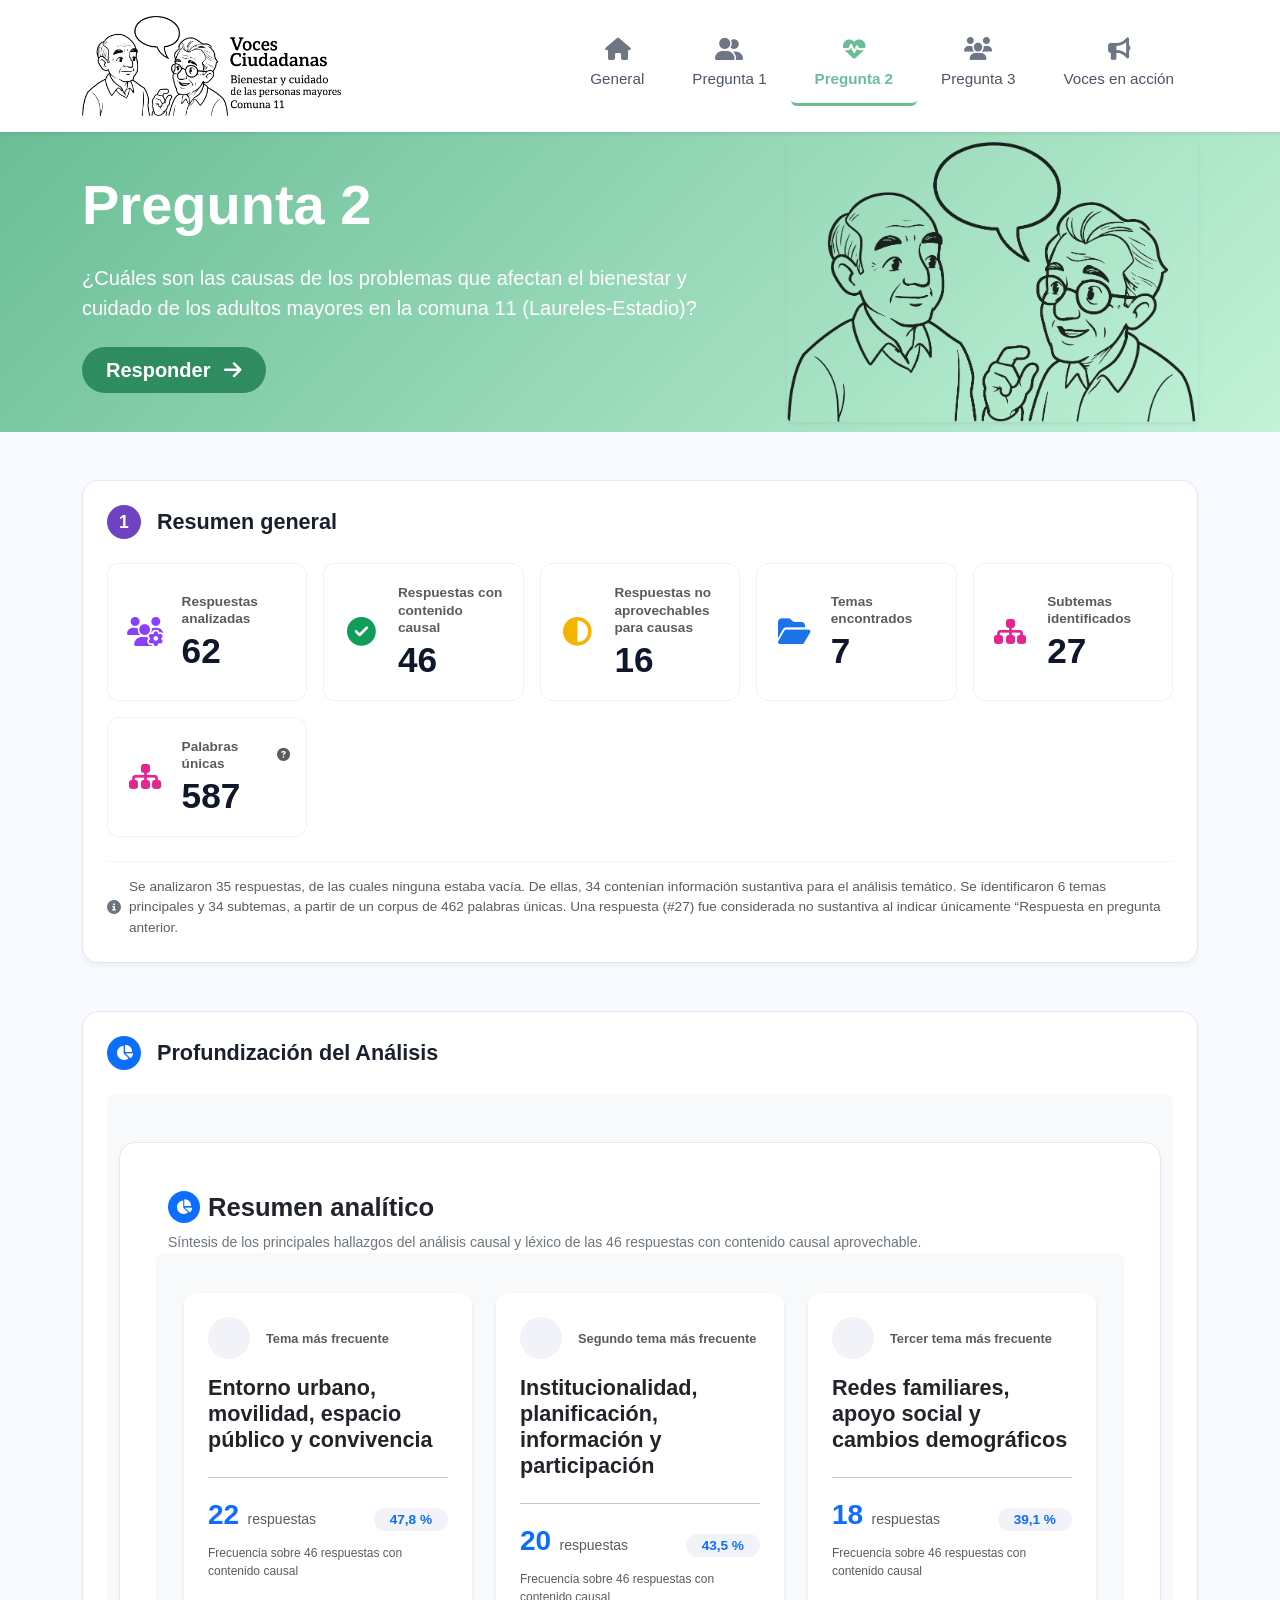
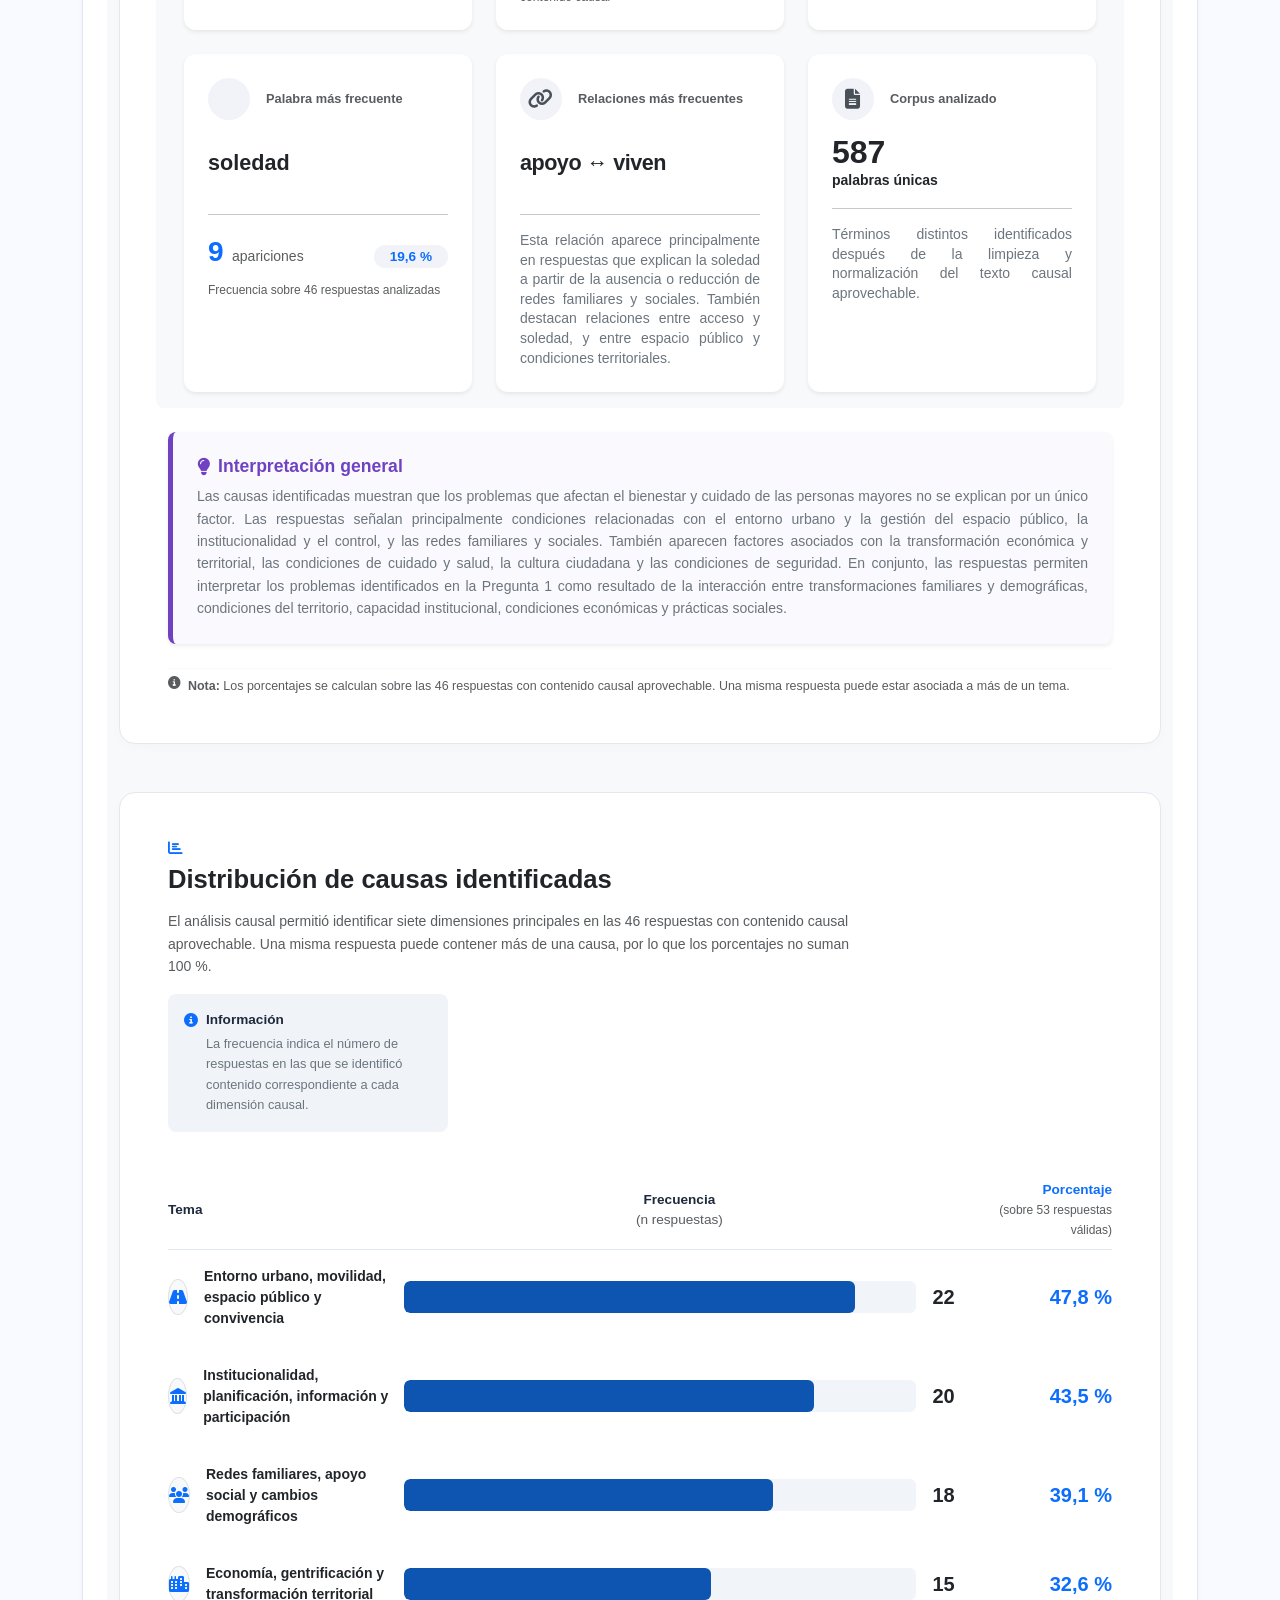
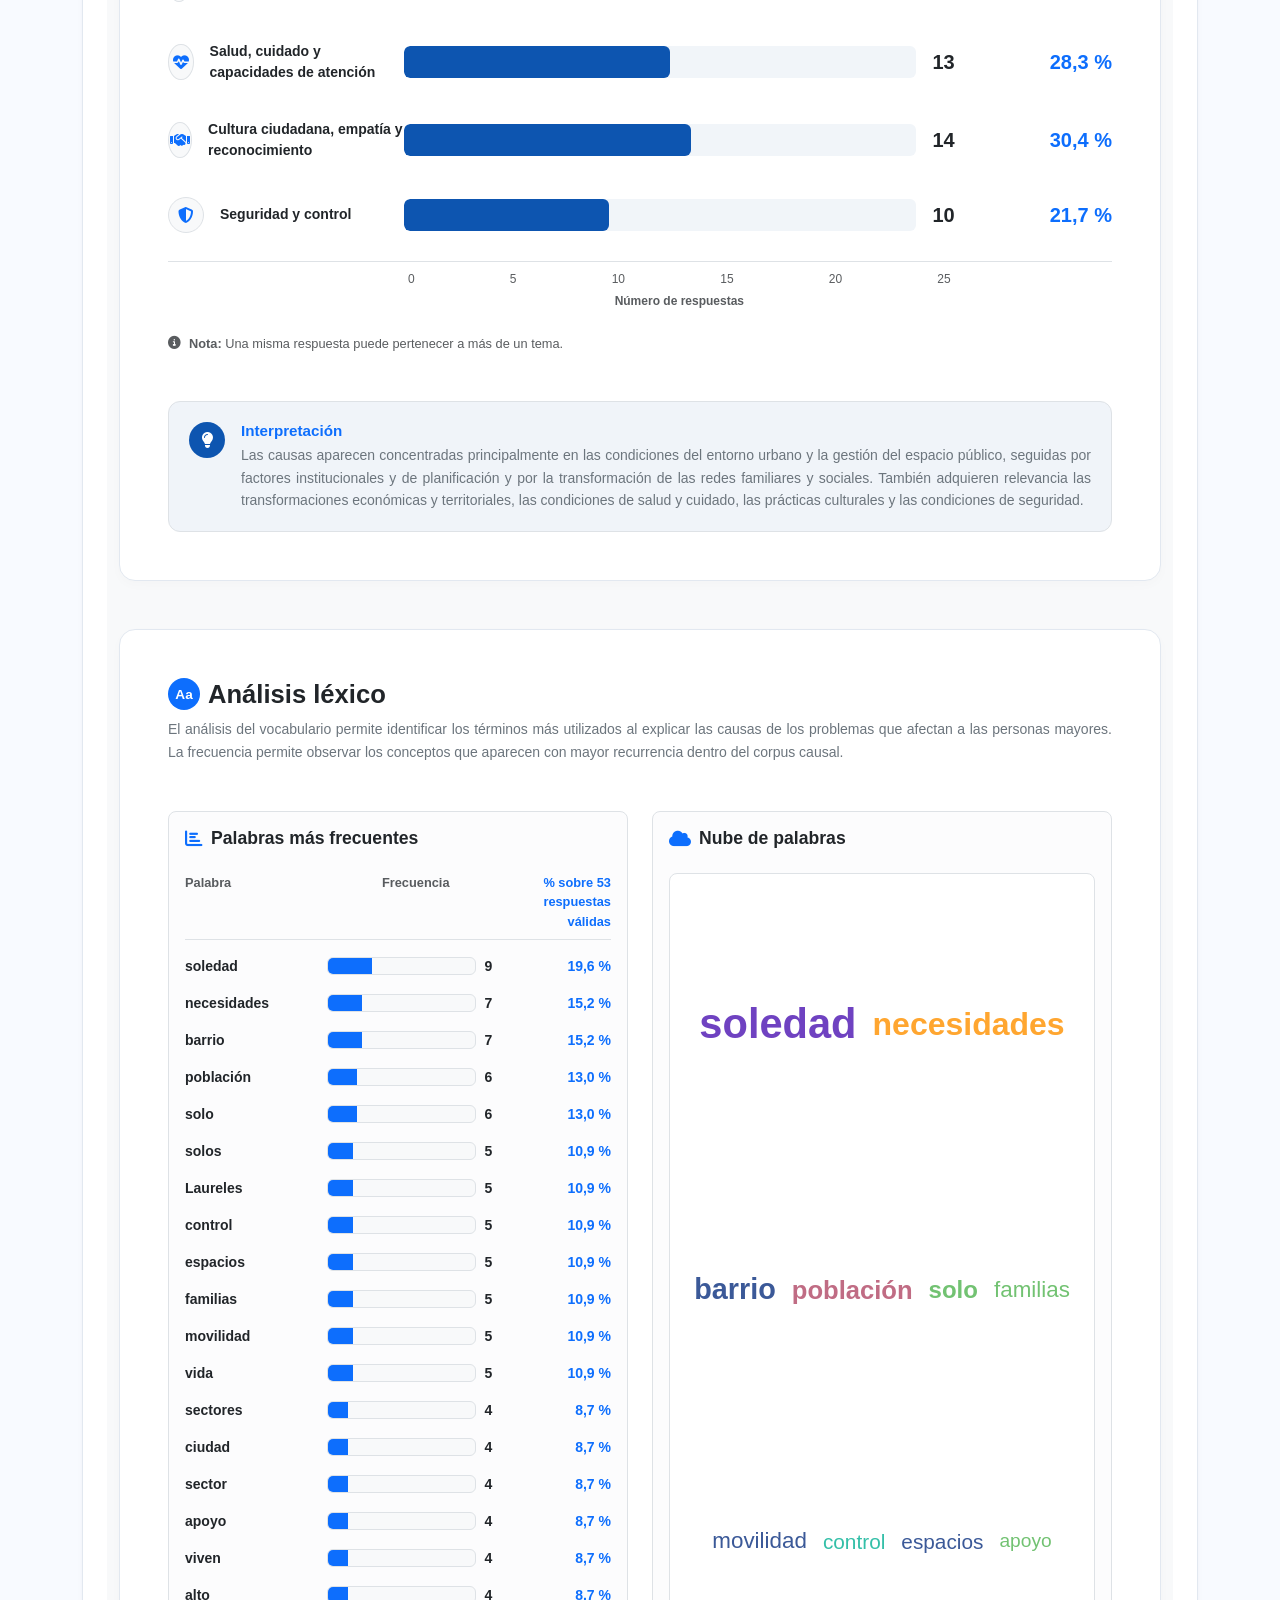
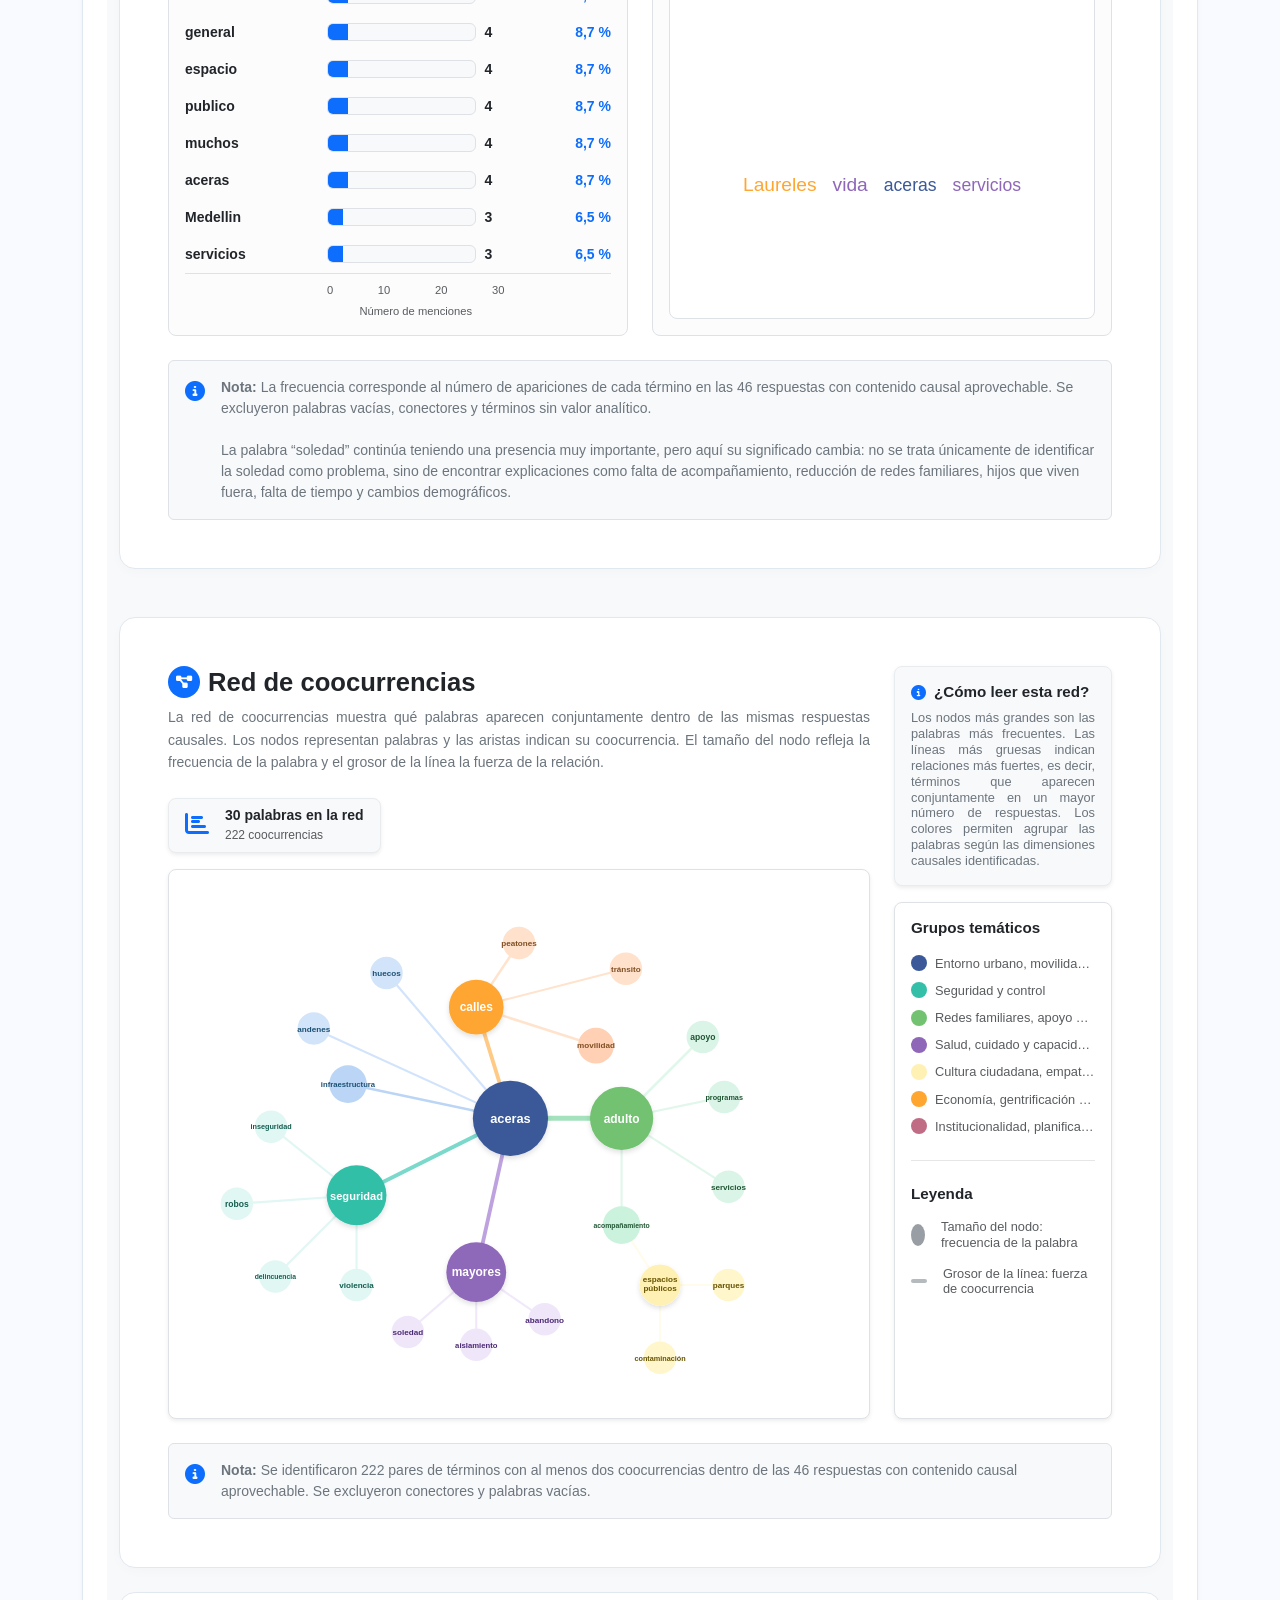
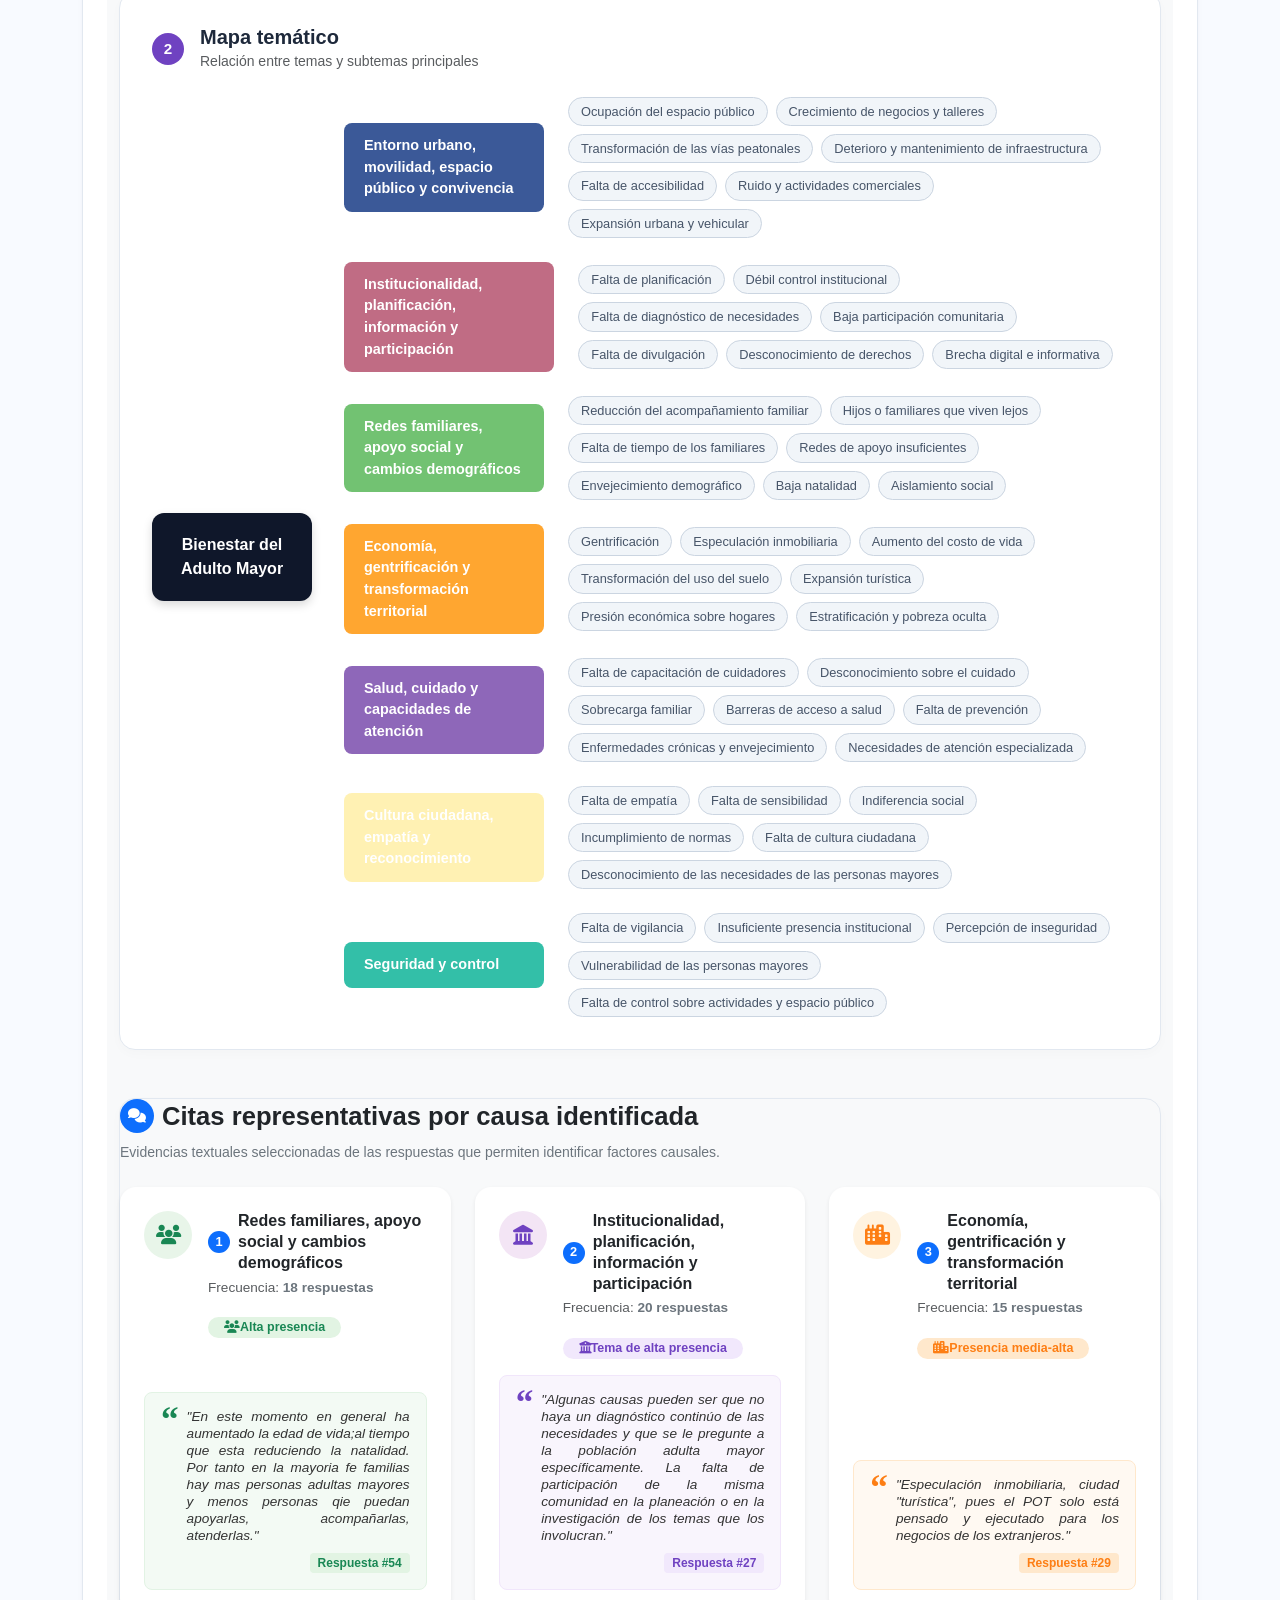
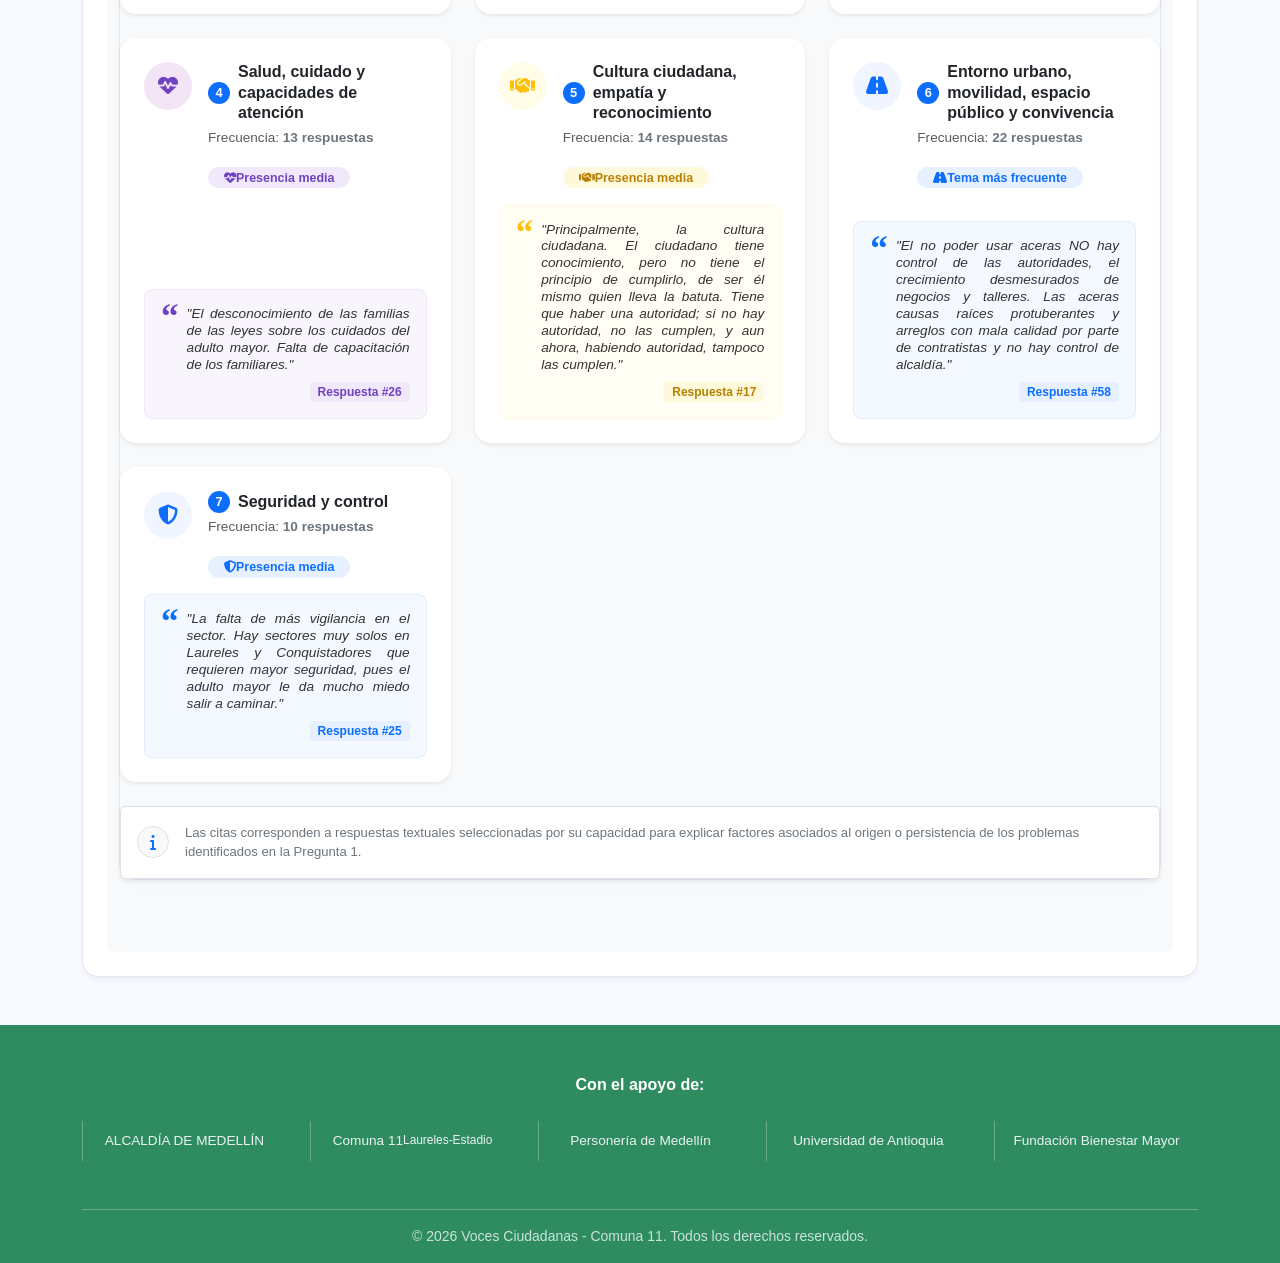
<file: html/pregunta2.html>
<!DOCTYPE html>
<html lang="es">
<head>
    <meta charset="UTF-8">
    <meta name="viewport" content="width=device-width, initial-scale=1.0">
    <title>Voces Ciudadanas - Comuna 11</title>
    <link href="https://cdn.jsdelivr.net/npm/bootstrap@5.3.2/dist/css/bootstrap.min.css" rel="stylesheet">
    <link rel="stylesheet" href="https://cdnjs.cloudflare.com/ajax/libs/font-awesome/6.4.2/css/all.min.css">
    <link rel="stylesheet" href="../css/Pregunta2/styles.css">
</head>
<body>

    <header class="bg-white shadow-sm sticky-top">
        <div class="container d-flex flex-column flex-md-row justify-content-between align-items-center py-3">
            <div class="logo-container mb-3 mb-md-0">
                <a href="../index.html">
                    <img src="../img/Logo.png" alt="Logo Voces Ciudadanas" class="img-fluid" style="max-height: 100px;">
                </a>
            </div>
            <nav class="nav-menu">
                <ul class="nav nav-pills border-0" id="main-nav">
                    </ul>
            </nav>
        </div>
    </header>

    <section class="hero-banner text-white position-relative overflow-hidden">
        <div class="container position-relative z-3 py-0">
            <div class="row align-items-center">
                <div class="col-lg-7">
                    <h1 id="main-question-title" class="display-4 fw-bold"></h1>
                    <p id="main-question-subtitle" class="lead my-4">¿Cuáles son las causas de los problemas que afectan el bienestar y cuidado de los adultos mayores en la comuna 11 (Laureles-Estadio)?</p>
                    <a href="#cards-container" class="btn btn-light-blue text-white btn-lg px-4 py-2 rounded-pill fw-bold">
                        Responder <i class="fas fa-arrow-right ms-2"></i>
                    </a>
                </div>
                <div class="col-lg-5 d-none d-lg-block text-end">
                    <img src="../img/hero-illustration.png" alt="Ilustración" class="hero-illustration img-fluid rounded shadow-sm">
                </div>
            </div>
        </div>
    </section>

    <main class="container my-5">
        <section class="summary-card-container p-4 mb-5">
            <div class="d-flex align-items-center mb-4">
                <div class="summary-badge-number me-3">1</div>
                <h2 class="summary-section-title mb-0">Resumen general</h2>
            </div>
            
            <div class="row row-cols-1 row-cols-sm-2 row-cols-md-3 row-cols-lg-5 g-3" id="metrics-container">
                </div>

            <div class="mt-4 text-muted small d-flex align-items-center info-note">
                <i class="fas fa-info-circle me-2 text-secondary"></i>
                <span>Se analizaron 35 respuestas, de las cuales ninguna estaba vacía. De ellas, 34 contenían información sustantiva para el análisis temático. Se identificaron 6 temas principales y 34 subtemas, a partir de un corpus de 462 palabras únicas. Una respuesta (#27) fue considerada no sustantiva al indicar únicamente “Respuesta en pregunta anterior.</span>
            </div>
        </section>

        <!-- <section class="analysis-section-container p-4 mb-5">
            <div class="d-flex align-items-center mb-4">
                <div class="summary-badge-number bg-primary me-3"><i class="fas fa-chart-pie text-white"></i></div>
                <h2 class="summary-section-title mb-0">Profundización del Análisis</h2>
            </div>

            <ul class="nav nav-pills custom-analysis-tabs mb-4 justify-content-center justify-content-md-start" id="analysis-tabs-nav" role="tablist">
                </ul>

            <div class="tab-content custom-tab-content" id="analysis-tabs-content">
                </div>
        </section> -->
        <section class="analysis-section-container p-4 mb-5">
            <div class="d-flex align-items-center mb-4">
                <div class="summary-badge-number bg-primary me-3"><i class="fas fa-chart-pie text-white"></i></div>
                <h2 class="summary-section-title mb-0">Profundización del Análisis</h2>
            </div>

            <!-- Contenedor unificado sin pestañas con todos los divs que requiere app.js -->
            <div class="container-fluid py-4 bg-light rounded-3">
                <div id="thematic-summary-analytical-section" class="mb-5"></div>
                <div id="thematic-visualizations-section" class="mb-5"></div>
                <div id="thematic-table-section" class="mb-5"></div>
                <div id="thematic-wordcloud-section" class="mb-5"></div>
                <div id="thematic-network-section" class="mb-4"></div>
                <div id="thematic-map-section" class="mb-5"></div>
                <div id="thematic-quotes-section" class="mb-5"></div>
            </div>
        </section>

        <!-- <div class="row row-cols-1 row-cols-md-2 row-cols-lg-3 row-cols-xl-4 g-4" id="cards-container">
        </div> -->
    </main>

    <footer class="footer text-white pt-5 pb-3">
        <div class="container text-center">
            <p class="fw-semibold mb-4">Con el apoyo de:</p>
            
            <div class="row row-cols-2 row-cols-md-5 g-4 align-items-center justify-content-center mb-5 project-logos">
                <div class="col"><div class="footer-logo-placeholder">ALCALDÍA DE MEDELLÍN</div></div>
                <div class="col"><div class="footer-logo-placeholder">Comuna 11 <br><small>Laureles-Estadio</small></div></div>
                <div class="col"><div class="footer-logo-placeholder">Personería de Medellín</div></div>
                <div class="col"><div class="footer-logo-placeholder">Universidad de Antioquia</div></div>
                <div class="col"><div class="footer-logo-placeholder">Fundación Bienestar Mayor</div></div>
            </div>
            
            <hr class="border-light opacity-25">
            
            <p class="small mb-0 opacity-75">&copy; 2026 Voces Ciudadanas - Comuna 11. Todos los derechos reservados.</p>
        </div>
    </footer>

    <script src="https://cdn.jsdelivr.net/npm/bootstrap@5.3.2/dist/js/bootstrap.bundle.min.js"></script>
    <script src="../js/pregunta2/config.js"></script>
    <script src="../js/pregunta2/app.js"></script>
</body>
</html>
</file>
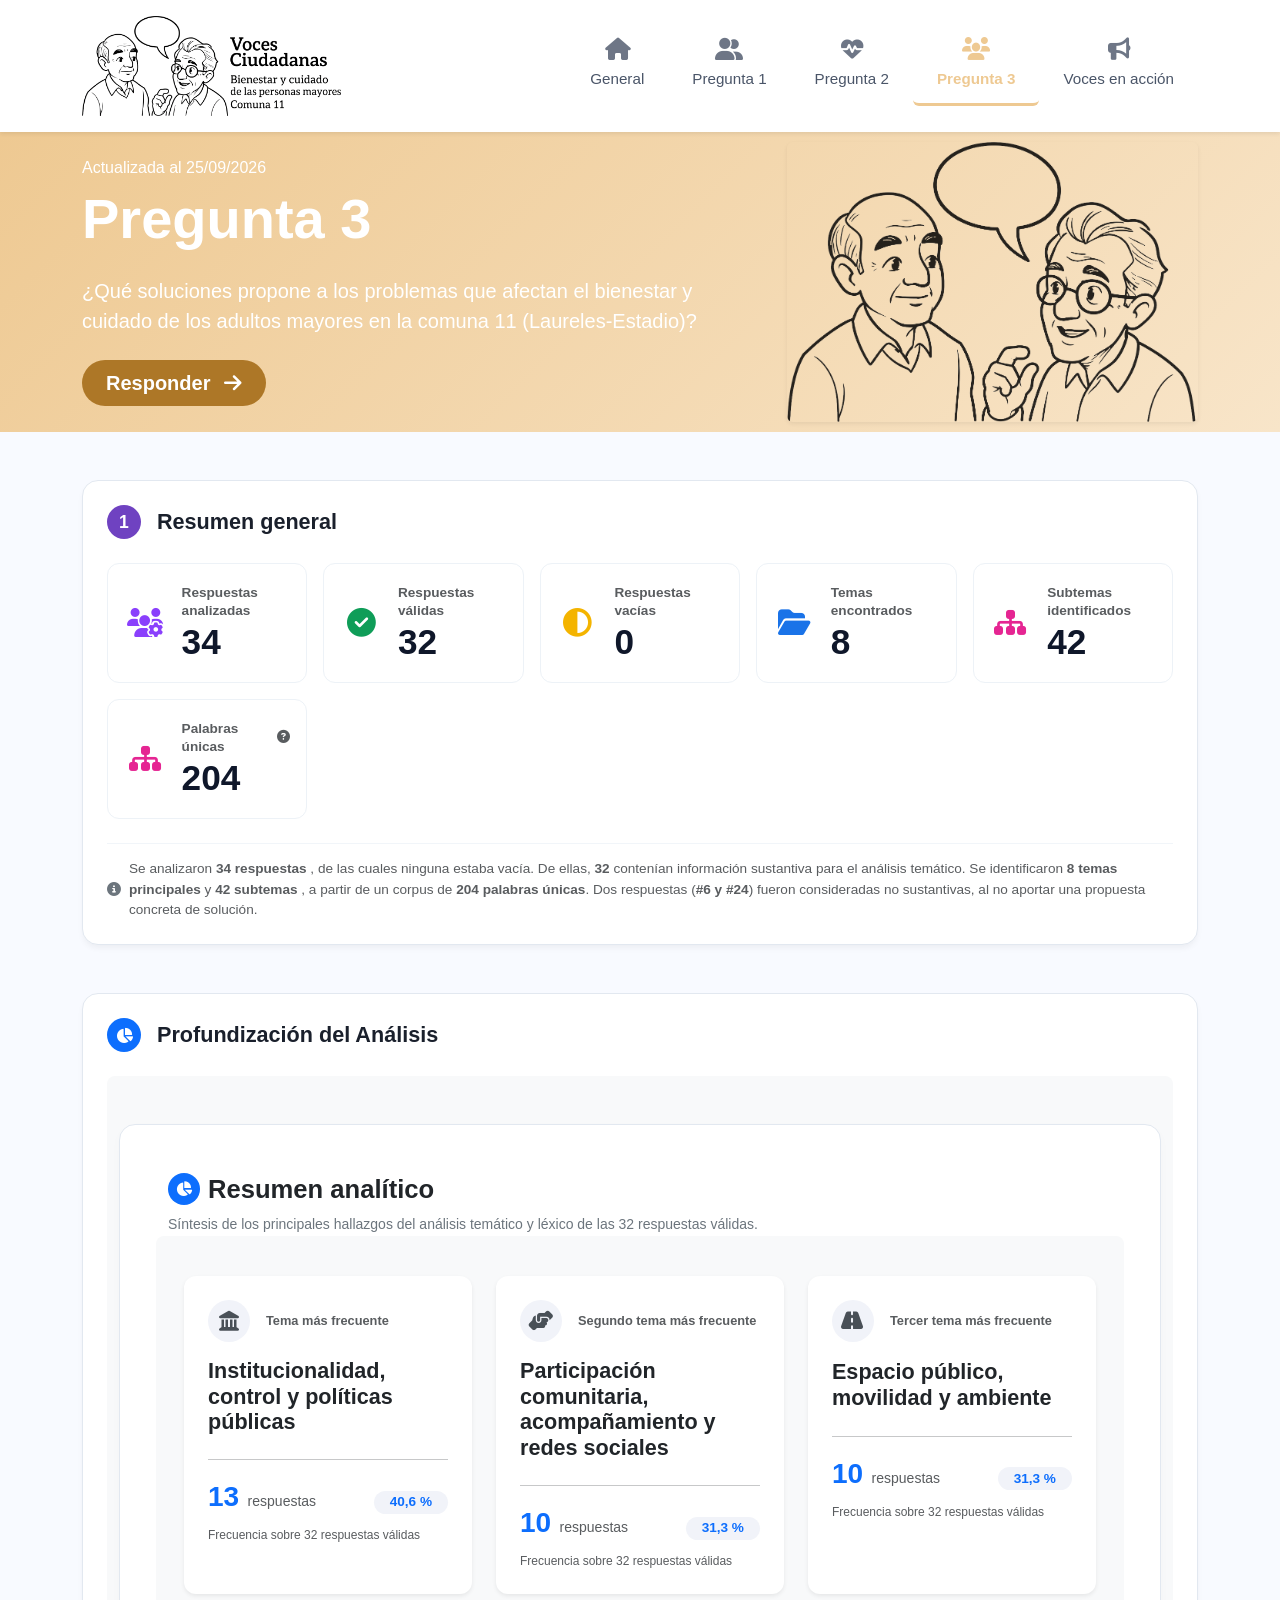
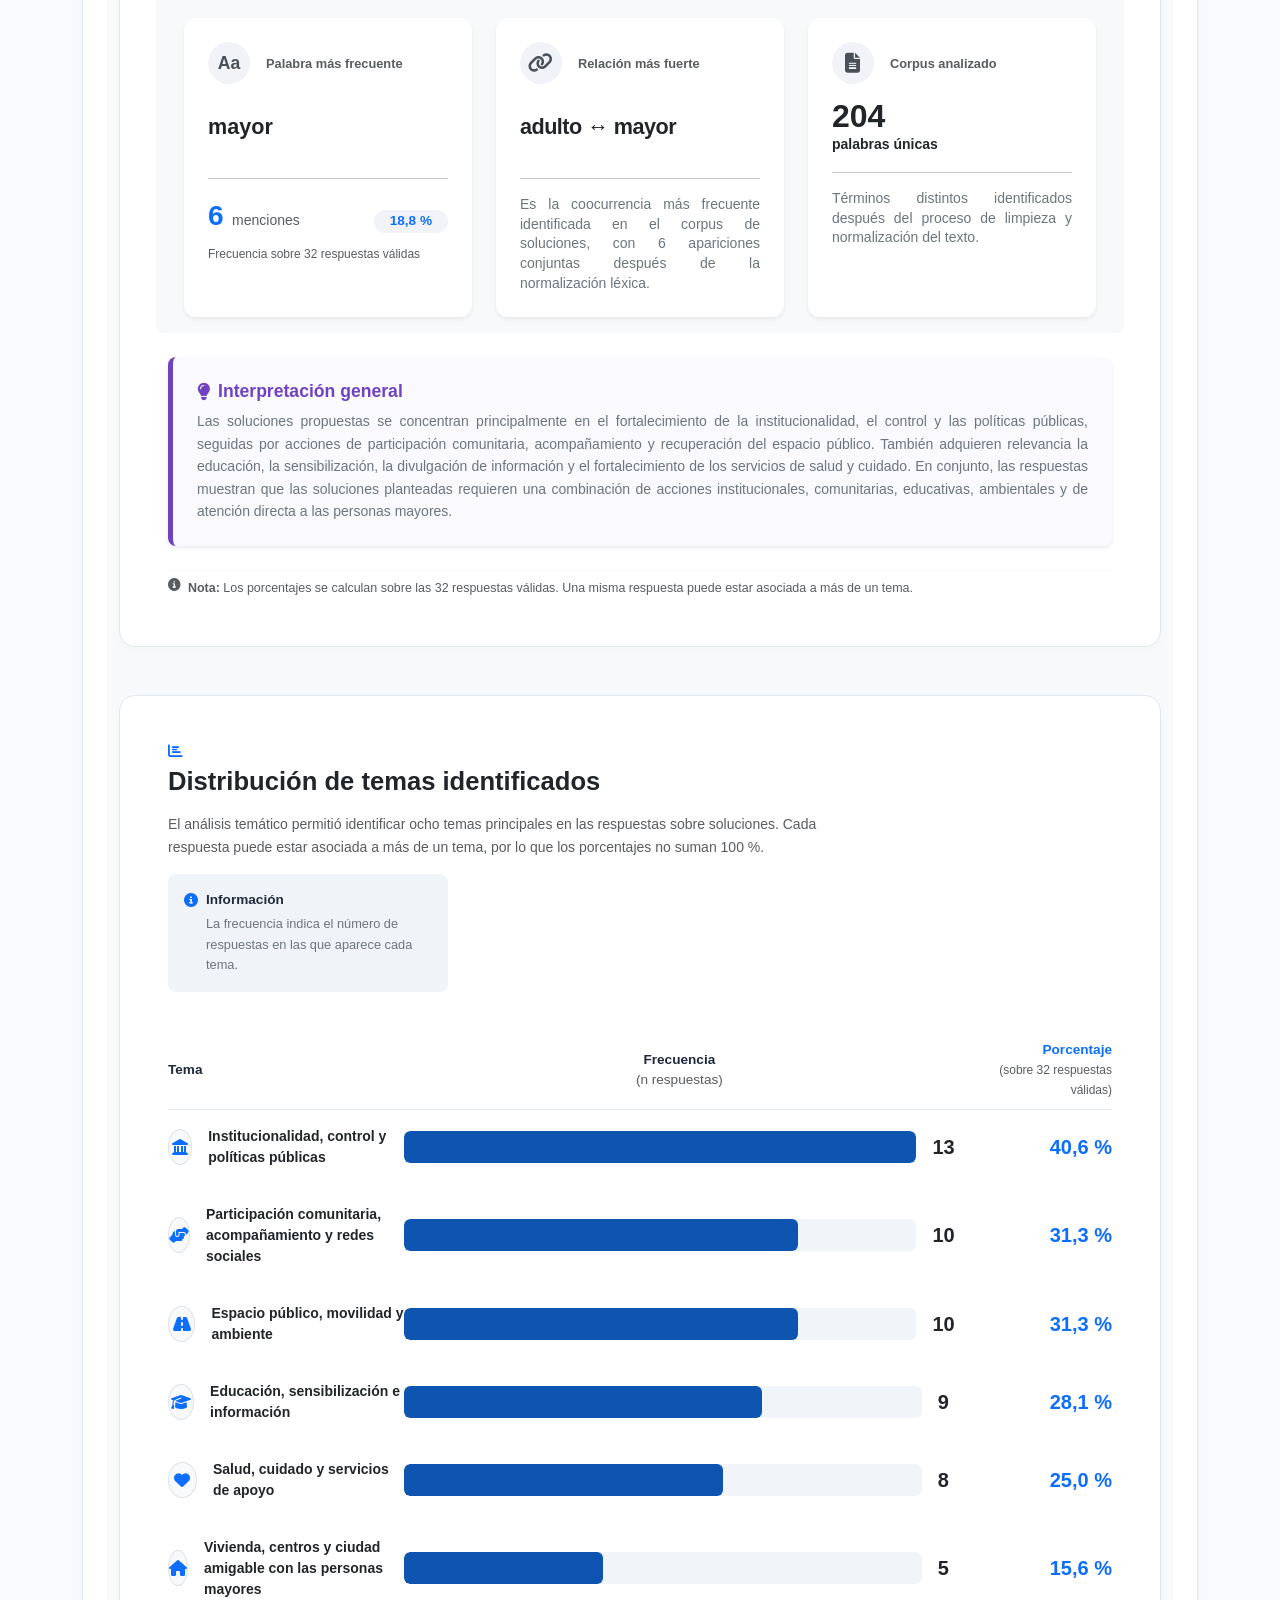
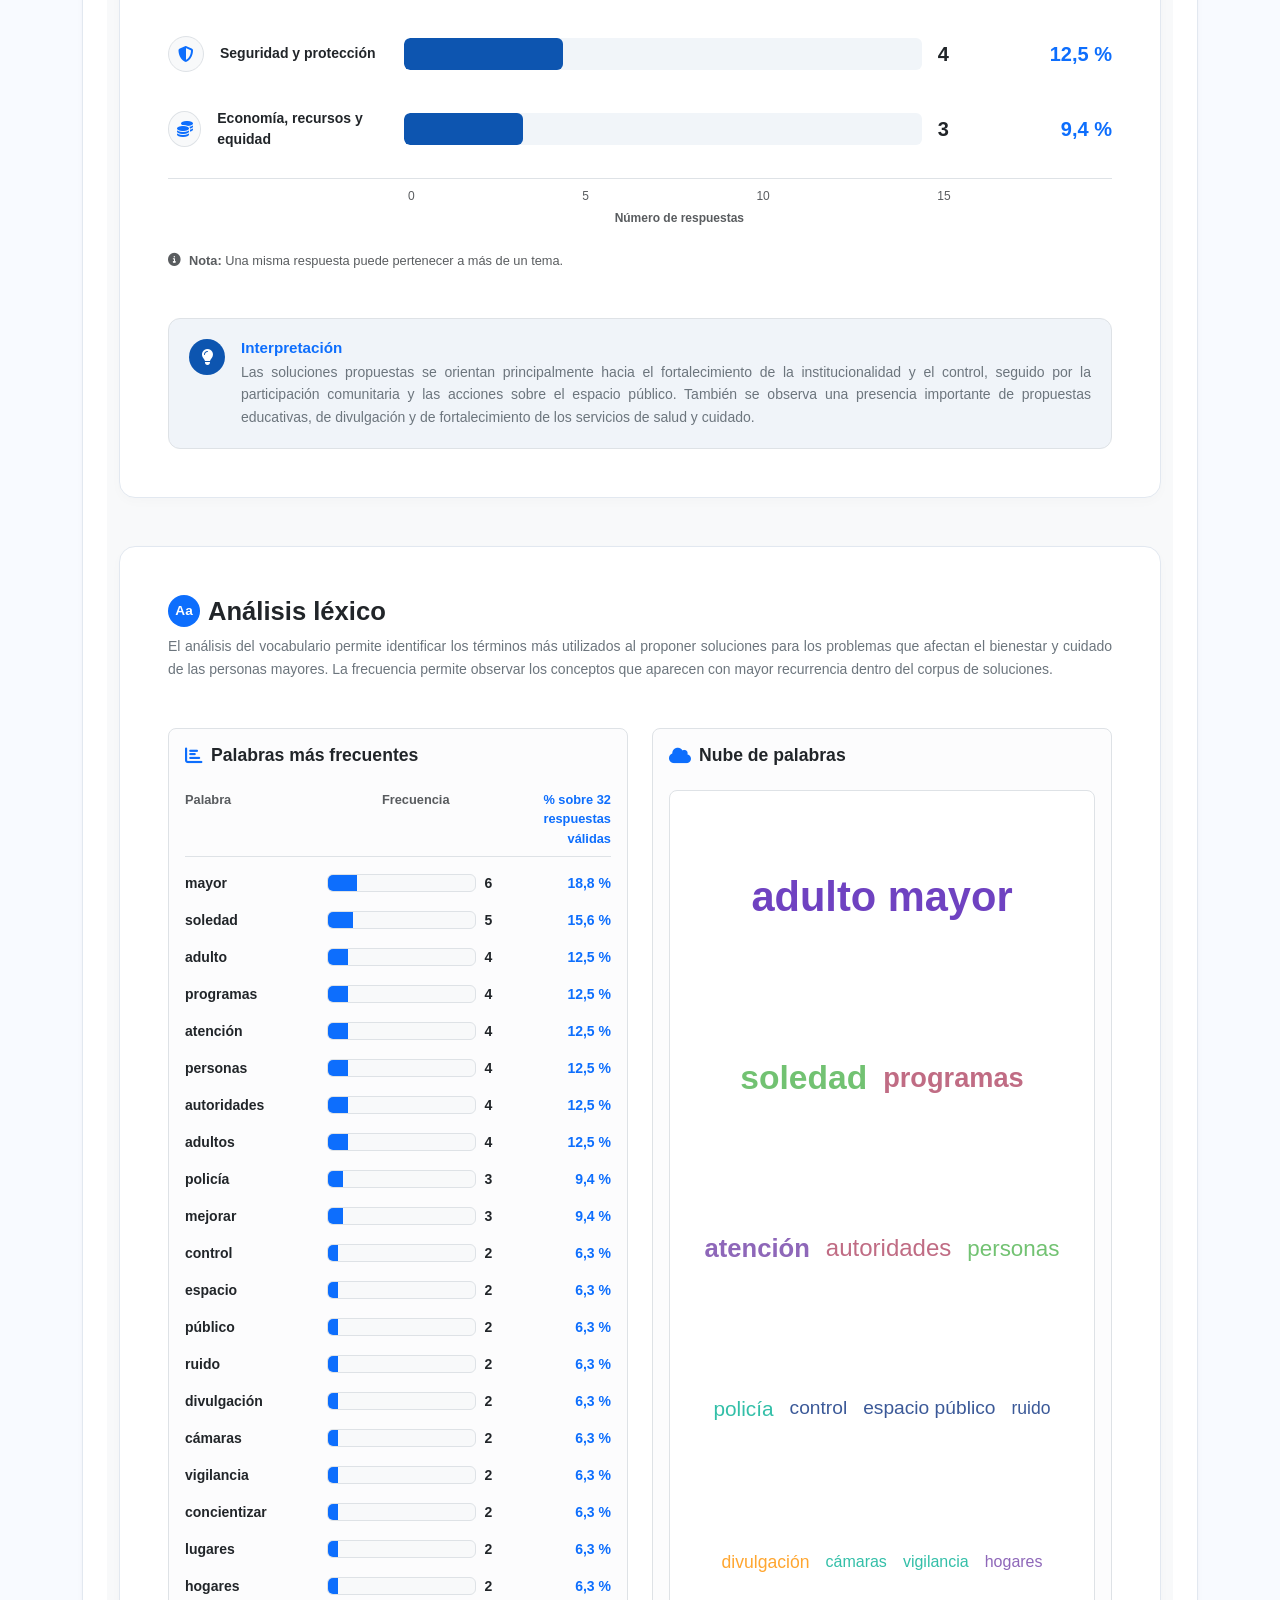
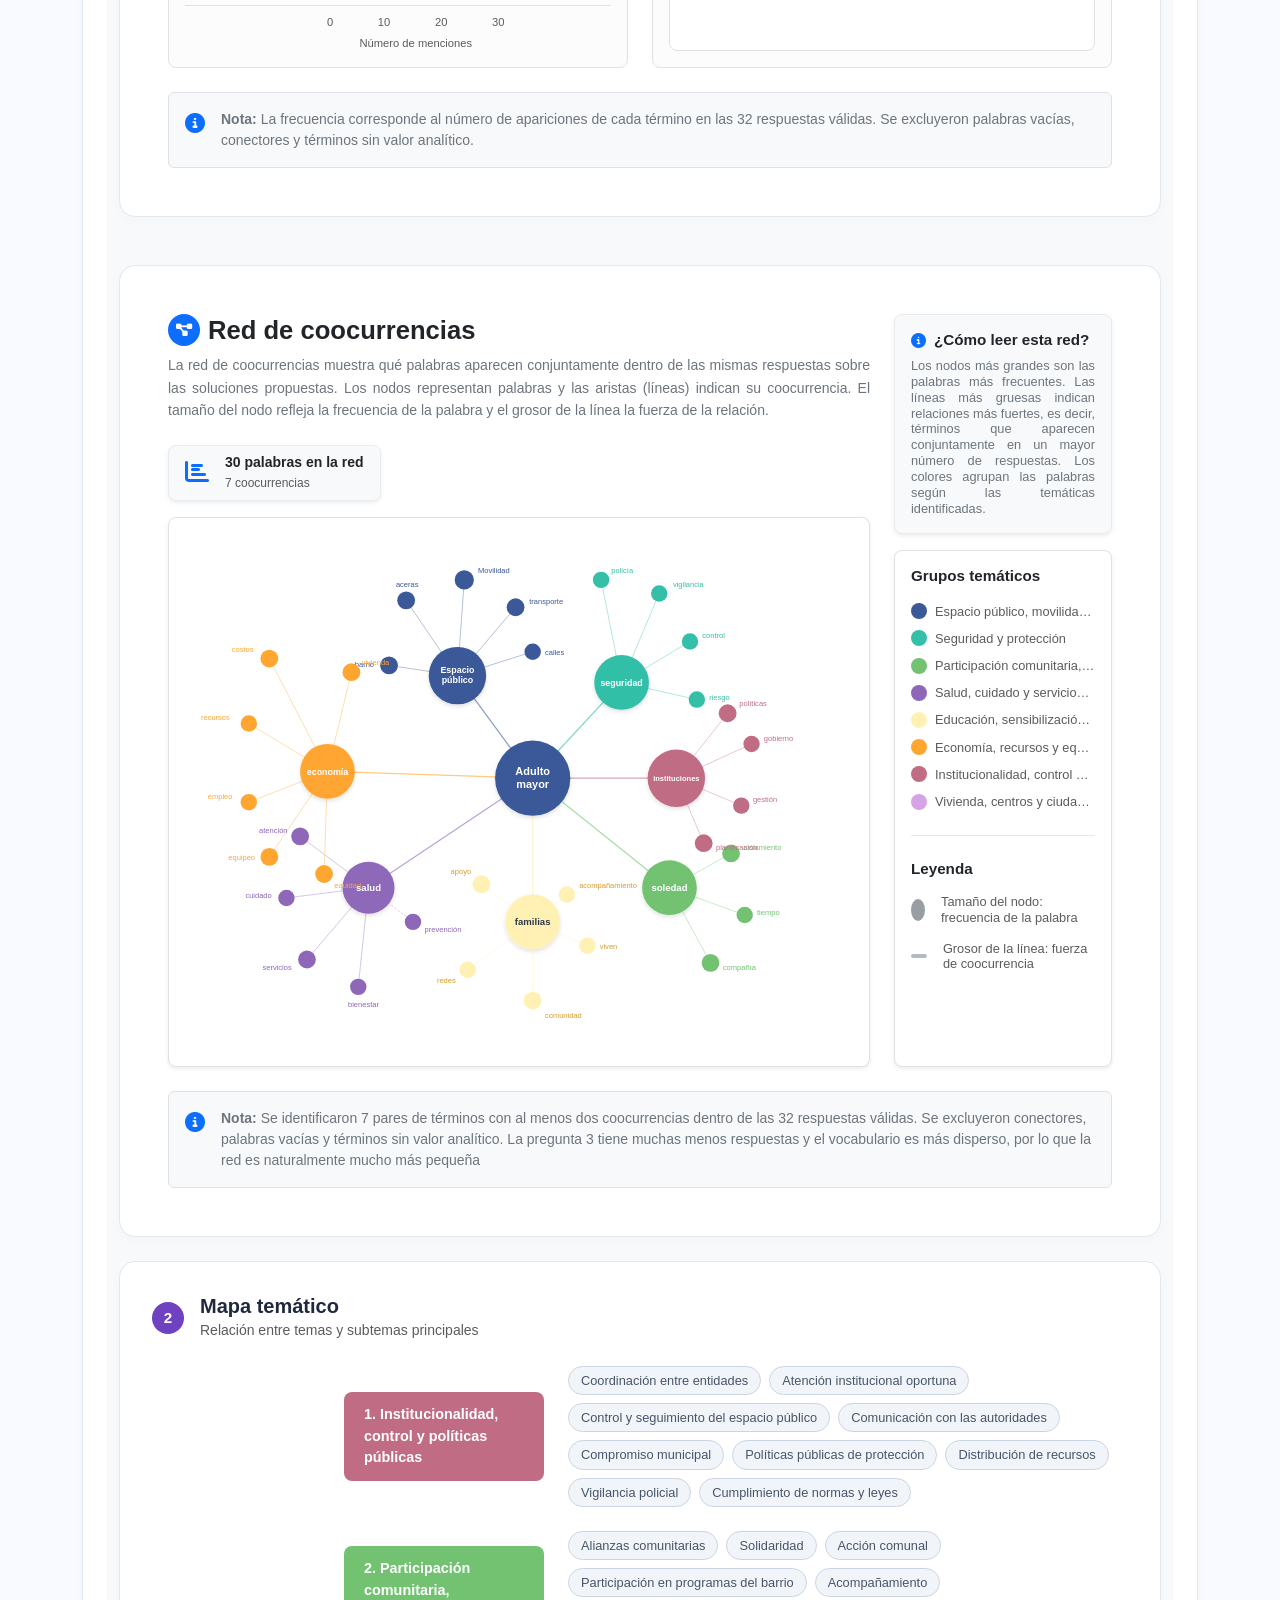
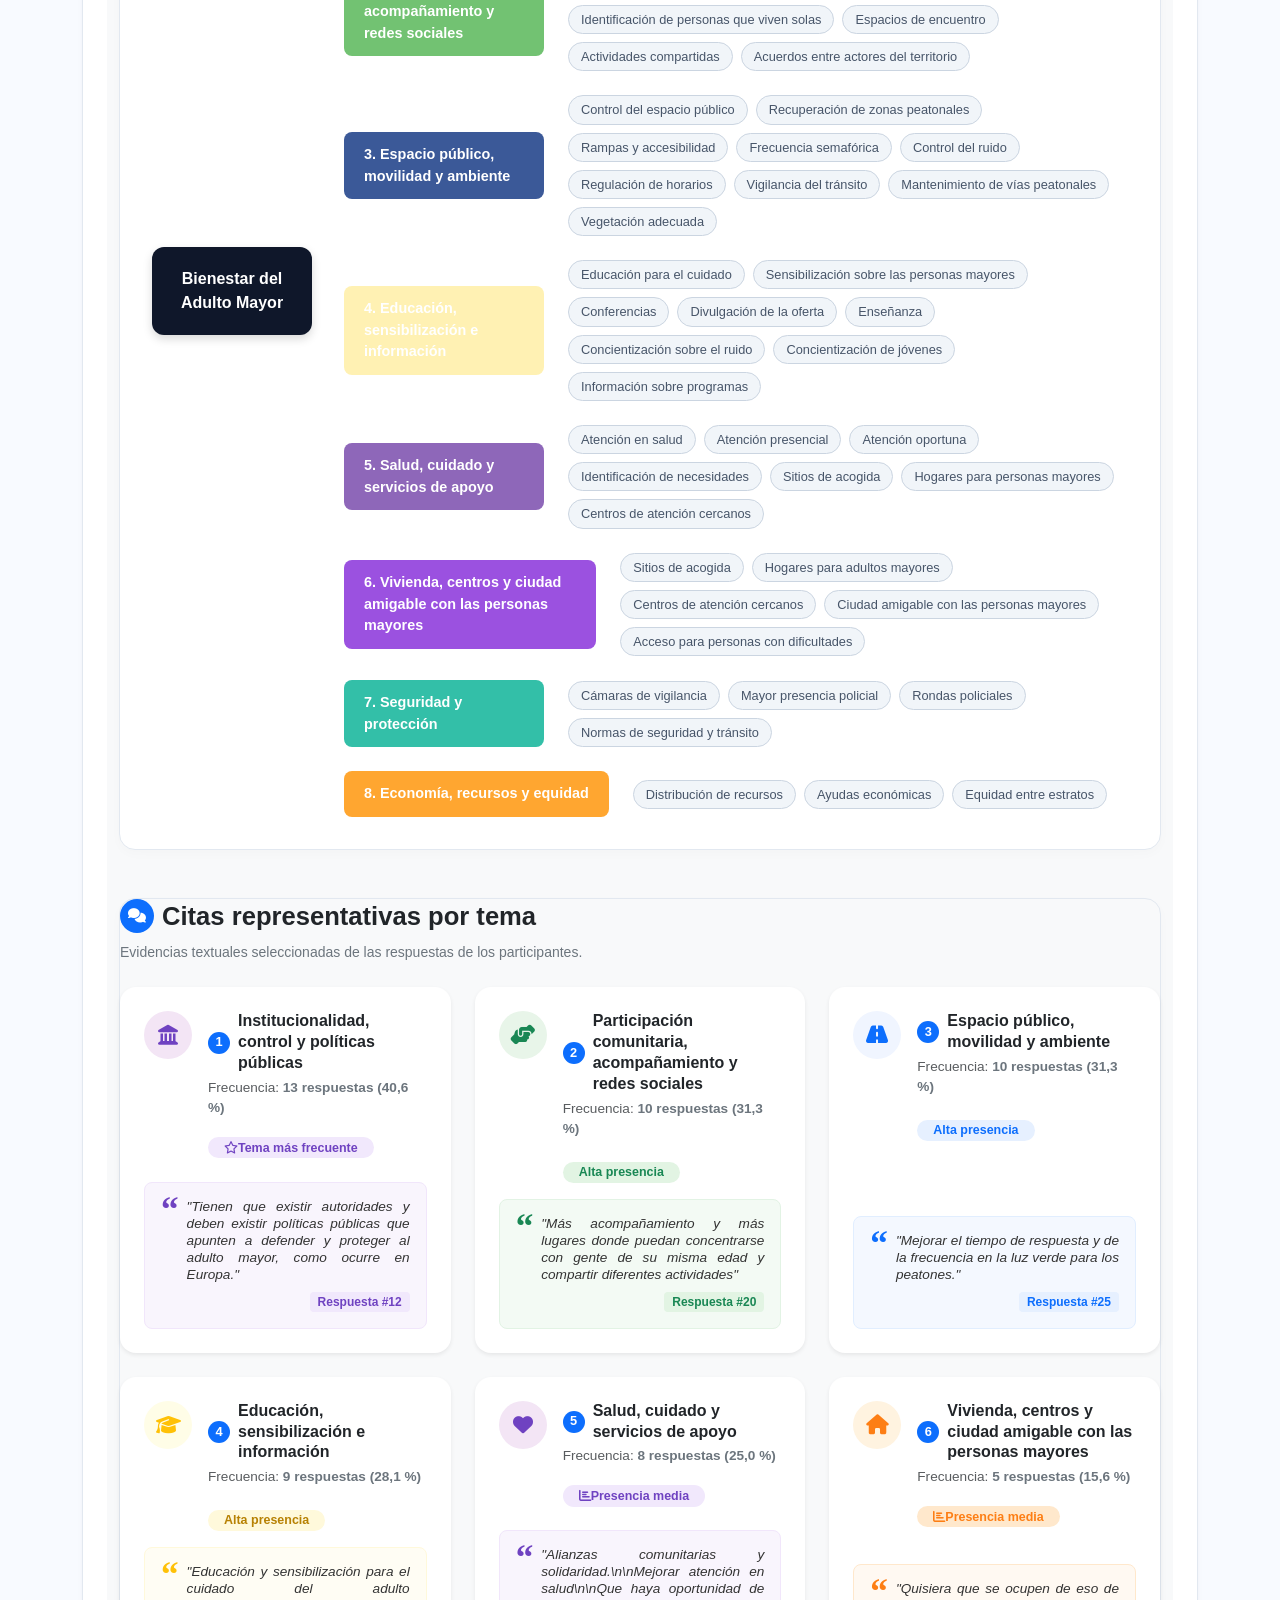
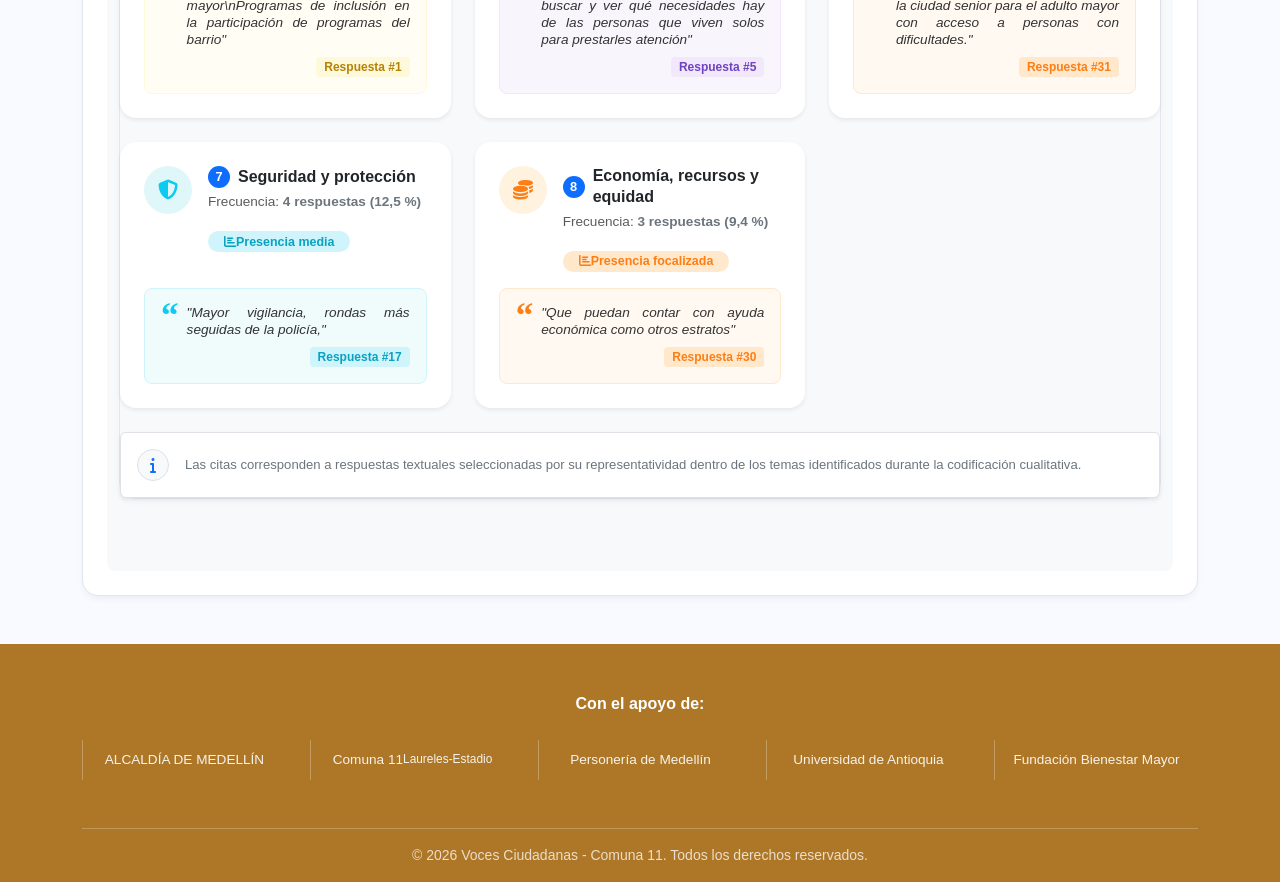
<file: html/pregunta3.html>
<!DOCTYPE html>
<html lang="es">
<head>
    <meta charset="UTF-8">
    <meta name="viewport" content="width=device-width, initial-scale=1.0">
    <title>Voces Ciudadanas - Comuna 11</title>
    <link href="https://cdn.jsdelivr.net/npm/bootstrap@5.3.2/dist/css/bootstrap.min.css" rel="stylesheet">
    <link rel="stylesheet" href="https://cdnjs.cloudflare.com/ajax/libs/font-awesome/6.4.2/css/all.min.css">
    <link rel="stylesheet" href="../css/Pregunta3/styles.css">
</head>
<body>

    <header class="bg-white shadow-sm sticky-top">
        <div class="container d-flex flex-column flex-md-row justify-content-between align-items-center py-3">
            <div class="logo-container mb-3 mb-md-0">
                <a href="../index.html">
                    <img src="../img/Logo.png" alt="Logo Voces Ciudadanas" class="img-fluid" style="max-height: 100px;">
                </a>
            </div>
            <nav class="nav-menu">
                <ul class="nav nav-pills border-0" id="main-nav">
                    </ul>
            </nav>
        </div>
    </header>

    <section class="hero-banner text-white position-relative overflow-hidden">
        <div class="container position-relative z-3 py-0">
            <div class="row align-items-center">
                <div class="col-lg-7">
                    <h6>Actualizada al 25/09/2026</h6>
                    <h1 id="main-question-title" class="display-4 fw-bold"></h1>
                    <p id="main-question-subtitle" class="lead my-4"> ¿Qué soluciones propone a los problemas que afectan el bienestar y cuidado de los adultos mayores en la comuna 11 (Laureles-Estadio)?</p>
                    <a href="#cards-container" class="btn btn-light-blue text-white btn-lg px-4 py-2 rounded-pill fw-bold">
                        Responder <i class="fas fa-arrow-right ms-2"></i>
                    </a>
                </div>
                <div class="col-lg-5 d-none d-lg-block text-end">
                    <img src="../img/hero-illustration.png" alt="Ilustración" class="hero-illustration img-fluid rounded shadow-sm">
                </div>
            </div>
        </div>
    </section>

    <main class="container my-5">
        <section class="summary-card-container p-4 mb-5">
            <div class="d-flex align-items-center mb-4">
                <div class="summary-badge-number me-3">1</div>
                <h2 class="summary-section-title mb-0">Resumen general</h2>
            </div>
            
            <div class="row row-cols-1 row-cols-sm-2 row-cols-md-3 row-cols-lg-5 g-3" id="metrics-container">
                </div>

            <div class="mt-4 text-muted small d-flex align-items-center info-note">
                <i class="fas fa-info-circle me-2 text-secondary"></i>
                <span>Se analizaron <strong>34 respuestas</strong> , de las cuales ninguna estaba vacía. De ellas, <strong>32</strong>  contenían información sustantiva para el análisis temático. Se identificaron <strong>8 temas principales</strong>  y <strong>42 subtemas</strong> , a partir de un corpus de <strong>204 palabras únicas</strong>. Dos respuestas (<strong>#6 y #24</strong>) fueron consideradas no sustantivas, al no aportar una propuesta concreta de solución.</span>
            </div>
        </section>

        
        <section class="analysis-section-container p-4 mb-5">
            <div class="d-flex align-items-center mb-4">
                <div class="summary-badge-number bg-primary me-3"><i class="fas fa-chart-pie text-white"></i></div>
                <h2 class="summary-section-title mb-0">Profundización del Análisis</h2>
            </div>

            <!-- Contenedor unificado sin pestañas con todos los divs que requiere app.js -->
            <div class="container-fluid py-4 bg-light rounded-3">
                <div id="thematic-summary-analytical-section" class="mb-5"></div>
                <div id="thematic-visualizations-section" class="mb-5"></div>
                <div id="thematic-table-section" class="mb-5"></div>
                <div id="thematic-wordcloud-section" class="mb-5"></div>
                <div id="thematic-network-section" class="mb-4"></div>
                <div id="thematic-map-section" class="mb-5"></div>
                <div id="thematic-quotes-section" class="mb-5"></div>
            </div>
        </section>

        <!-- <div class="row row-cols-1 row-cols-md-2 row-cols-lg-3 row-cols-xl-4 g-4" id="cards-container">
        </div> -->
    </main>

    <footer class="footer text-white pt-5 pb-3">
        <div class="container text-center">
            <p class="fw-semibold mb-4">Con el apoyo de:</p>
            
            <div class="row row-cols-2 row-cols-md-5 g-4 align-items-center justify-content-center mb-5 project-logos">
                <div class="col"><div class="footer-logo-placeholder">ALCALDÍA DE MEDELLÍN</div></div>
                <div class="col"><div class="footer-logo-placeholder">Comuna 11 <br><small>Laureles-Estadio</small></div></div>
                <div class="col"><div class="footer-logo-placeholder">Personería de Medellín</div></div>
                <div class="col"><div class="footer-logo-placeholder">Universidad de Antioquia</div></div>
                <div class="col"><div class="footer-logo-placeholder">Fundación Bienestar Mayor</div></div>
            </div>
            
            <hr class="border-light opacity-25">
            
            <p class="small mb-0 opacity-75">&copy; 2026 Voces Ciudadanas - Comuna 11. Todos los derechos reservados.</p>
        </div>
    </footer>

    <script src="https://cdn.jsdelivr.net/npm/bootstrap@5.3.2/dist/js/bootstrap.bundle.min.js"></script>
    <script src="../js/pregunta3/config.js"></script>
    <script src="../js/pregunta3/app.js"></script>
</body>
</html>
</file>
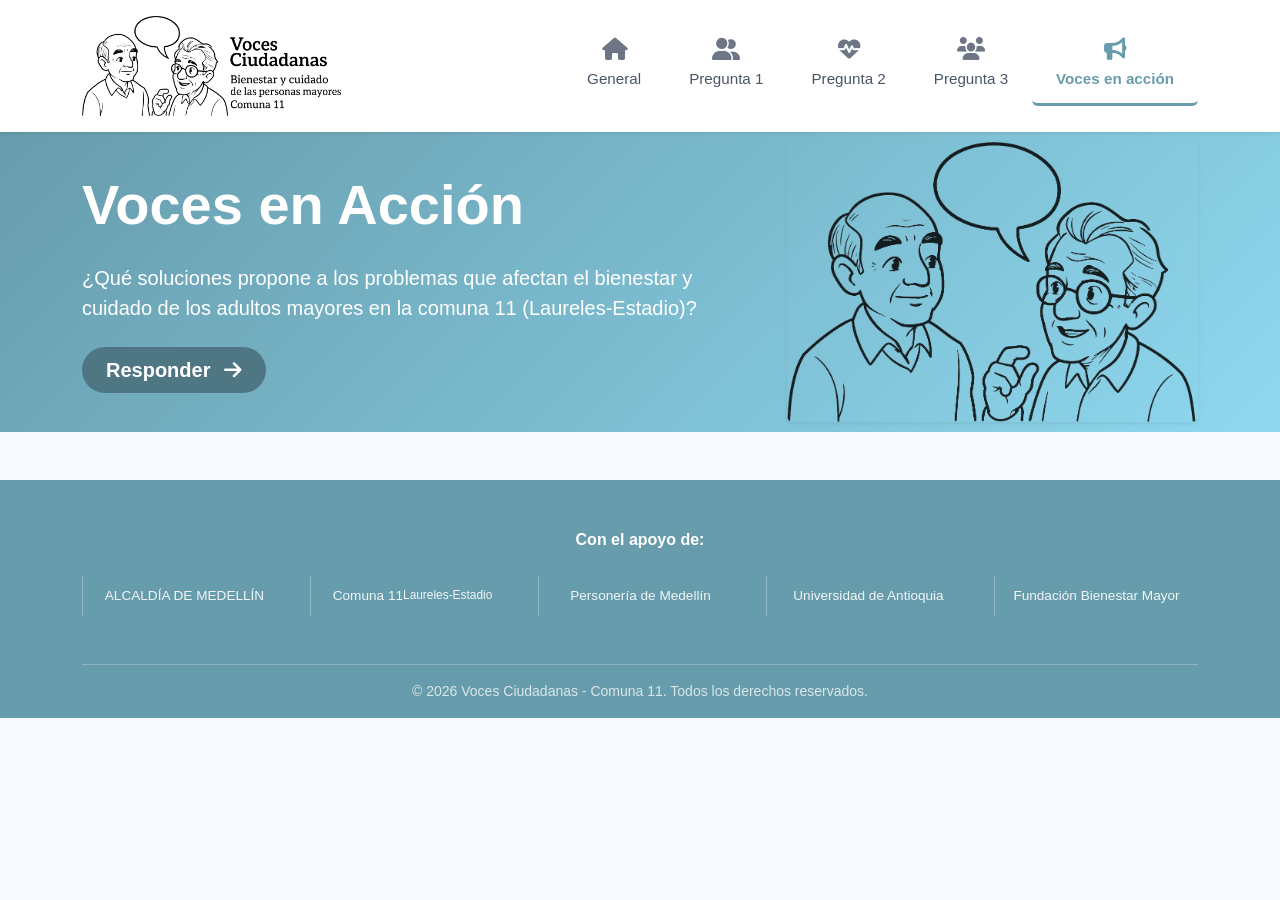
<file: html/voces_accion.html>
<!DOCTYPE html>
<html lang="es">
<head>
    <meta charset="UTF-8">
    <meta name="viewport" content="width=device-width, initial-scale=1.0">
    <title>Voces Ciudadanas - Comuna 11</title>
    <link href="https://cdn.jsdelivr.net/npm/bootstrap@5.3.2/dist/css/bootstrap.min.css" rel="stylesheet">
    <link rel="stylesheet" href="https://cdnjs.cloudflare.com/ajax/libs/font-awesome/6.4.2/css/all.min.css">
    <link rel="stylesheet" href="../css/voces_accion/styles.css">
</head>
<body>

    <header class="bg-white shadow-sm sticky-top">
        <div class="container d-flex flex-column flex-md-row justify-content-between align-items-center py-3">
            <div class="logo-container mb-3 mb-md-0">
                <a href="../index.html">
                    <img src="../img/Logo.png" alt="Logo Voces Ciudadanas" class="img-fluid" style="max-height: 100px;">
                </a>
            </div>
            <nav class="nav-menu">
                <ul class="nav nav-pills border-0" id="main-nav">
                    </ul>
            </nav>
        </div>
    </header>

    <section class="hero-banner text-white position-relative overflow-hidden">
        <div class="container position-relative z-3 py-0">
            <div class="row align-items-center">
                <div class="col-lg-7">
                    <!-- <h6>Actualizada al 31/08/2026</h6> -->
                    <h1 id="main-question-title" class="display-4 fw-bold"></h1>
                    <p id="main-question-subtitle" class="lead my-4"> ¿Qué soluciones propone a los problemas que afectan el bienestar y cuidado de los adultos mayores en la comuna 11 (Laureles-Estadio)?</p>
                    <a href="#cards-container" class="btn btn-light-blue text-white btn-lg px-4 py-2 rounded-pill fw-bold">
                        Responder <i class="fas fa-arrow-right ms-2"></i>
                    </a>
                </div>
                <div class="col-lg-5 d-none d-lg-block text-end">
                    <img src="../img/hero-illustration.png" alt="Ilustración" class="hero-illustration img-fluid rounded shadow-sm">
                </div>
            </div>
        </div>
    </section>
    <!-- AQUÍ VA TODO EL CONTENIDO DENTREO DE main -->
    <main class="container my-5">
        <!-- <section class="summary-card-container p-4 mb-5">
            <div class="d-flex align-items-center mb-4">
                <div class="summary-badge-number me-3">1</div>
                <h2 class="summary-section-title mb-0">Resumen general</h2>
            </div>
            
            <div class="row row-cols-1 row-cols-sm-2 row-cols-md-3 row-cols-lg-5 g-3" id="metrics-container">
                </div>

            <div class="mt-4 text-muted small d-flex align-items-center info-note">
                <i class="fas fa-info-circle me-2 text-secondary"></i>
                <span>Se analizaron 29 respuestas, de las cuales ninguna estaba vacía. De ellas, 27 contenían información sustantiva para el análisis temático. Se identificaron 6 temas principales y 27 subtemas, a partir de un corpus de 169 palabras únicas. Dos respuestas (#11 y #23) fueron consideradas no sustantivas, al no aportar una propuesta concreta de solución.</span>
            </div>
        </section> -->

        <!-- <section class="analysis-section-container p-4 mb-5">
            <div class="d-flex align-items-center mb-4">
                <div class="summary-badge-number bg-primary me-3"><i class="fas fa-chart-pie text-white"></i></div>
                <h2 class="summary-section-title mb-0">Profundización del Análisis</h2>
            </div> -->

            <!-- Contenedor unificado sin pestañas con todos los divs que requiere app.js -->
           <!--  <div class="container-fluid py-4 bg-light rounded-3">
                <div id="thematic-summary-analytical-section" class="mb-5"></div>
                <div id="thematic-visualizations-section" class="mb-5"></div>
                <div id="thematic-table-section" class="mb-5"></div>
                <div id="thematic-wordcloud-section" class="mb-5"></div>
                <div id="thematic-network-section" class="mb-4"></div>
                <div id="thematic-map-section" class="mb-5"></div>
                <div id="thematic-quotes-section" class="mb-5"></div>
            </div> -->
        </section>

        
    </main>

    <footer class="footer text-white pt-5 pb-3">
        <div class="container text-center">
            <p class="fw-semibold mb-4">Con el apoyo de:</p>
            
            <div class="row row-cols-2 row-cols-md-5 g-4 align-items-center justify-content-center mb-5 project-logos">
                <div class="col"><div class="footer-logo-placeholder">ALCALDÍA DE MEDELLÍN</div></div>
                <div class="col"><div class="footer-logo-placeholder">Comuna 11 <br><small>Laureles-Estadio</small></div></div>
                <div class="col"><div class="footer-logo-placeholder">Personería de Medellín</div></div>
                <div class="col"><div class="footer-logo-placeholder">Universidad de Antioquia</div></div>
                <div class="col"><div class="footer-logo-placeholder">Fundación Bienestar Mayor</div></div>
            </div>
            
            <hr class="border-light opacity-25">
            
            <p class="small mb-0 opacity-75">&copy; 2026 Voces Ciudadanas - Comuna 11. Todos los derechos reservados.</p>
        </div>
    </footer>

    <script src="https://cdn.jsdelivr.net/npm/bootstrap@5.3.2/dist/js/bootstrap.bundle.min.js"></script>
    <script src="../js/voces_accion/config.js"></script>
    <script src="../js/voces_accion/app.js"></script>
</body>
</html>
</file>
<file: css/styles.css>
/* ==========================================
   VARIABLES DE COLOR Y BASE
   ========================================== */
:root {
    --blue-primary: #0056b3;
    --blue-dark: #004085;
    --blue-hero-start: #1e70cd;
    --blue-hero-end: #cae3ff;
    --text-dark: #2d3748;
    --bg-light: #f8faff;
    --card-border: #e2e8f0;
    --icon-bg-blue: #e8f1fd;
}

body {
    font-family: 'Segoe UI', Tahoma, Geneva, Verdana, sans-serif;
    background-color: var(--bg-light);
    color: var(--text-dark);
}

/* ==========================================
   NAVBAR PRINCIPAL Y MENÚ DE NAVEGACIÓN
   ========================================== */
.nav-tabs .nav-link {
    color: #6c757d;
    border: none;
    font-weight: 500;
    padding: 1rem 1.5rem;
    transition: all 0.3s ease;
}

.nav-tabs .nav-link:hover {
    color: var(--blue-primary);
    border: none;
}

.nav-tabs .nav-link.active {
    color: var(--blue-primary) !important;
    border: none !important;
    border-bottom: 3px solid var(--blue-primary) !important;
    font-weight: 700;
}

/* Menú con iconos verticales */
.custom-nav-item {
    color: #4a5568 !important;
    font-size: 0.95rem;
    font-weight: 500;
    padding: 0.75rem 1.5rem !important;
    border: none !important;
    border-bottom: 3px solid transparent !important;
    transition: all 0.2s ease-in-out;
}

.custom-nav-item .nav-icon {
    font-size: 1.4rem;
    opacity: 0.8;
}

.custom-nav-item:hover {
    color: var(--blue-primary) !important;
}

.custom-nav-item.active {
    color: var(--blue-primary) !important;
    background: none !important;
    font-weight: 700;
    border-bottom: 3px solid var(--blue-primary) !important;
}

.custom-nav-item.active .nav-icon {
    opacity: 1;
}

/* ==========================================
   HERO BANNER
   ========================================== */
.hero-banner {
    background: linear-gradient(135deg, var(--blue-hero-start) 0%, var(--blue-hero-end) 100%);
    padding: 10px 0;
}

.btn-light-blue {
    background-color: #0d2c54;
    border: none;
    transition: transform 0.2s, background-color 0.2s;
}

.btn-light-blue:hover {
    background-color: #163e75;
    transform: translateY(-2px);
}

.hero-illustration {
    max-height: 280px;
    object-fit: contain;
    mix-blend-mode: multiply;
    opacity: 0.85;
}

/* ==========================================
   TARJETAS DE MÉTRICA DE RESUMEN (SUPERIORES)
   ========================================== */
#summary-metrics-container .card {
    border: 1px solid var(--card-border);
    border-radius: 14px;
    transition: transform 0.2s ease, box-shadow 0.2s ease;
}

#summary-metrics-container .card:hover {
    transform: translateY(-3px);
    box-shadow: 0 8px 20px rgba(0, 86, 179, 0.08) !important;
}

.badge-icon-bg {
    background-color: var(--icon-bg-blue) !important;
    color: var(--blue-primary) !important;
}

/* ==========================================
   PESTAÑAS SEGUNDARIAS (GENERAL TABS)
   ========================================== */
#general-tabs .nav-link {
    border-radius: 10px;
    color: #4a5568;
    background-color: transparent;
    transition: all 0.2s ease;
    border: 1px solid transparent;
}

#general-tabs .nav-link:hover {
    background-color: #f1f5f9;
    color: var(--blue-primary);
}

/* Estilo exacto de la pestaña activa en el mockup */
#general-tabs .nav-link.active {
    background-color: var(--blue-primary) !important;
    color: #ffffff !important;
    border-color: var(--blue-primary) !important;
    box-shadow: 0 4px 12px rgba(0, 86, 179, 0.25);
}

/* ==========================================
   FILTROS Y COMPONENTES DEL DASHBOARD
   ========================================== */
.form-select-sm {
    border-color: #cbd5e1;
    color: #334155;
    font-size: 0.85rem;
    padding-top: 0.45rem;
    padding-bottom: 0.45rem;
}

.form-select-sm:focus {
    border-color: var(--blue-primary);
    box-shadow: 0 0 0 0.25rem rgba(0, 86, 179, 0.15);
}

#btn-clear-filters {
    color: var(--blue-primary);
    border-color: #cbd5e1;
    background-color: #ffffff;
    font-weight: 500;
}

#btn-clear-filters:hover {
    background-color: var(--icon-bg-blue);
    border-color: var(--blue-primary);
}

/* ==========================================
   CARDS DE PREGUNTAS (GRID DE 21 CARDS)
   ========================================== */
.question-card {
    background: #ffffff;
    border: 1px solid var(--card-border);
    border-radius: 12px;
    transition: all 0.3s cubic-bezier(0.165, 0.84, 0.44, 1);
    height: 100%;
}

.question-card:hover {
    transform: translateY(-5px);
    box-shadow: 0 10px 20px rgba(0, 86, 179, 0.08);
    border-color: var(--blue-primary);
}

.card-number {
    width: 32px;
    height: 32px;
    background-color: var(--blue-primary);
    color: white;
    border-radius: 50%;
    display: flex;
    align-items: center;
    justify-content: center;
    font-weight: bold;
    font-size: 0.9rem;
}

.card-arrow-btn {
    width: 32px;
    height: 32px;
    border: 1px solid #cbd5e1;
    border-radius: 50%;
    display: flex;
    align-items: center;
    justify-content: center;
    color: var(--blue-primary);
    transition: all 0.2s;
}

.question-card:hover .card-arrow-btn {
    background-color: var(--blue-primary);
    color: white;
    border-color: var(--blue-primary);
}

/* ==========================================
   FOOTER
   ========================================== */
.footer {
    background-color: var(--blue-dark);
}

.footer-logo-placeholder {
    border-left: 1px solid rgba(255, 255, 255, 0.3);
    padding: 0 15px;
    font-size: 0.85rem;
    opacity: 0.9;
    min-height: 40px;
    display: flex;
    align-items: center;
    justify-content: center;
}

@media (max-width: 768px) {
    .footer-logo-placeholder {
        border-left: none;
        border-bottom: 1px solid rgba(255, 255, 255, 0.1);
        padding-bottom: 15px;
    }
}

/* ==========================================
   COMPONENTES Y GRÁFICOS DE 'PERFIL PARTICIPANTES'
   ========================================== */
.style-micro {
    font-size: 0.72rem;
}

.chart-row {
    font-size: 0.88rem;
}

.chart-label {
    min-width: 140px;
    max-width: 160px;
    color: #4a5568;
}

.chart-bar-track {
    background-color: #f1f5f9;
    height: 14px;
    border-radius: 20px;
    overflow: hidden;
}

.chart-bar-fill {
    height: 100%;
    background: linear-gradient(90deg, #1e70cd 0%, #0056b3 100%);
    border-radius: 20px;
    transition: width 0.8s ease-in-out;
}

.chart-bar-fill-secondary {
    background: #54a0ff;
}

.chart-bar-fill-neutral {
    background: #cbd5e1;
}

.chart-value {
    min-width: 45px;
    font-weight: 700;
    color: #2d3748;
}

/* Gráfico tipo Dona */
.donut-chart {
    transform: rotate(-90deg);
    border-radius: 50%;
}

.donut-ring {
    stroke: #f1f5f9;
}

.donut-segment {
    transition: stroke-dasharray 0.3s ease;
}

@media (min-width: 768px) {
    .border-start-md {
        border-left: 1px solid #e2e8f0;
    }
}
</file>
<file: css/Pregunta1/styles.css>
/* Variables de Color basadas en el diseño */
:root {
    --blue-primary: #d7b6eb;
    --blue-dark: rgb(195, 131, 235);
    --blue-hero-start: #d7b6eb;
    --blue-hero-end: #ca90ef;
    --text-dark: rgb(176, 99, 223);
    --bg-light: #f8faff;
}

body {
    font-family: 'Segoe UI', Tahoma, Geneva, Verdana, sans-serif;
    background-color: var(--bg-light);
    color: var(--text-dark);
}

/* Navbar */
.nav-tabs .nav-link {
    color: #6c757d;
    border: none;
    font-weight: 500;
    padding: 1rem 1.5rem;
    transition: all 0.3s ease;
}

.nav-tabs .nav-link:hover {
    color: var(--blue-primary);
    border: none;
}

.nav-tabs .nav-link.active {
    color: var(--blue-primary) !important;
    border: none !important;
    border-bottom: 3px solid var(--blue-primary) !important;
    font-weight: 700;
}

/* Hero Banner */
.hero-banner {
    background: linear-gradient(135deg, var(--blue-hero-start) 0%, var(--blue-hero-end) 100%);
    padding: 10px 0;
}

.btn-light-blue {
    background-color: rgb(176, 99, 223);;
    border: none;
    transition: transform 0.2s, background-color 0.2s;
}

.btn-light-blue:hover {
    background-color: #163e75;
    transform: translateY(-2px);
}

.hero-illustration {
    max-height: 280px;
    object-fit: contain;
    mix-blend-mode: multiply; /* Integra el fondo si el logo tiene fondo blanco */
    opacity: 0.85;
}

/* Cards Estilo Mockup */
.question-card {
    background: #ffffff;
    border: 1px solid #e2e8f0;
    border-radius: 12px;
    transition: all 0.3s cubic-bezier(0.165, 0.84, 0.44, 1);
    height: 100%;
}

.question-card:hover {
    transform: translateY(-5px);
    box-shadow: 0 10px 20px rgba(0, 86, 179, 0.08);
    border-color: var(--blue-primary);
}

.card-number {
    width: 32px;
    height: 32px;
    background-color: var(--blue-primary);
    color: white;
    border-radius: 50%;
    display: flex;
    align-items: center;
    justify-content: center;
    font-weight: bold;
    font-size: 0.9rem;
}

.card-arrow-btn {
    width: 32px;
    height: 32px;
    border: 1px solid #cbd5e1;
    border-radius: 50%;
    display: flex;
    align-items: center;
    justify-content: center;
    color: var(--blue-primary);
    transition: all 0.2s;
}

.question-card:hover .card-arrow-btn {
    background-color: var(--blue-primary);
    color: white;
    border-color: var(--blue-primary);
}

/* Footer */
.footer {
    background-color: var(--blue-dark);
}

.footer-logo-placeholder {
    border-left: 1px solid rgba(255, 255, 255, 0.3);
    padding: 0 15px;
    font-size: 0.85rem;
    opacity: 0.9;
    min-height: 40px;
    display: flex;
    align-items: center;
    justify-content: center;
}

@media (max-width: 768px) {
    .footer-logo-placeholder {
        border-left: none;
        border-bottom: 1px solid rgba(255, 255, 255, 0.1);
        padding-bottom: 15px;
    }
}

/* Estilos específicos para el menú con iconos verticales */
.custom-nav-item {
    color: #4a5568 !important; /* Gris de los botones inactivos */
    font-size: 0.95rem;
    font-weight: 500;
    padding: 0.75rem 1.5rem !important;
    border: none !important;
    border-bottom: 3px solid transparent !important;
    transition: all 0.2s ease-in-out;
}

.custom-nav-item .nav-icon {
    font-size: 1.4rem; /* Tamaño del icono */
    opacity: 0.8;
}

/* Estado al pasar el cursor (Hover) */
.custom-nav-item:hover {
    color: #0056b3 !important;
}

/* Estado Activo (Pregunta Seleccionada) */
.custom-nav-item.active {
    color: rgb(176, 99, 223) !important; /* Azul destacado */
    background: none !important;
    font-weight: 700;
    border-bottom: 3px solid rgb(176, 99, 223) !important; /* Línea inferior idéntica a la imagen */
}

.custom-nav-item.active .nav-icon {
    opacity: 1;
}


/* --- ESTILOS DEL RESUMEN GENERAL --- */
.summary-card-container {
    background-color: #ffffff;
    border: 1px solid #e2e8f0;
    border-radius: 16px;
    box-shadow: 0 4px 6px -1px rgba(0, 0, 0, 0.05);
}

.summary-badge-number {
    width: 34px;
    height: 34px;
    background-color: #6f42c1; /* Color púrpura del mockup */
    color: white;
    font-weight: bold;
    font-size: 1.1rem;
    border-radius: 50%;
    display: flex;
    align-items: center;
    justify-content: center;
}

.summary-section-title {
    font-size: 1.35rem;
    font-weight: 700;
    color: #1a202c;
}

/* Cajas de Métricas Individuales */
.metric-box {
    background-color: #ffffff;
    border: 1px solid #edf2f7;
    border-radius: 12px;
    padding: 1.25rem 1rem;
    transition: all 0.2s ease-in-out;
}

.metric-box:hover {
    transform: translateY(-2px);
    box-shadow: 0 4px 12px rgba(0, 0, 0, 0.05);
}

.metric-icon-wrapper {
    font-size: 1.8rem;
    line-height: 1;
}

.metric-value {
    font-size: 2.2rem;
    font-weight: 800;
    color: #0f172a; /* Azul oscuro casi negro */
    line-height: 1.1;
}

.metric-label {
    font-size: 0.85rem;
    font-weight: 600;
    color: #4a5568;
    line-height: 1.3;
}

/* Colores personalizados para los iconos según el mockup */
.metric-purple { color: #8a3ffc; }
.metric-green  { color: #0f9d58; }
.metric-yellow { color: #f4b400; }
.metric-blue   { color: #1a73e8; }
.metric-pink   { color: #e52592; }

/* Nota aclaratoria inferior */
.info-note {
    font-size: 0.85rem;
    border-top: 1px solid #f1f5f9;
    padding-top: 15px;
}

/* --- ESTILOS DE LOS TABS DE ANÁLISIS --- */
.analysis-section-container {
    background-color: #ffffff;
    border: 1px solid #e2e8f0;
    border-radius: 16px;
    box-shadow: 0 4px 6px -1px rgba(0, 0, 0, 0.05);
}

.custom-analysis-tabs {
    background-color: #f8fafc;
    padding: 6px;
    border-radius: 12px;
    display: inline-flex;
    border: 1px solid #e2e8f0;
}

.custom-analysis-tabs .nav-link {
    color: #64748b;
    font-weight: 600;
    font-size: 0.95rem;
    border-radius: 8px;
    padding: 10px 24px;
    transition: all 0.25s ease;
    border: none !important;
}

.custom-analysis-tabs .nav-link:hover {
    color: #0056b3;
}

/* Pestaña activa: Toma el azul de la marca */
.custom-analysis-tabs .nav-link.active {
    background-color: #0056b3 !important;
    color: #ffffff !important;
    box-shadow: 0 4px 10px rgba(0, 86, 179, 0.15);
}

/* Área de contenido del tab */
.custom-tab-content {
    background-color: #ffffff;
    border: 1px solid #f1f5f9;
    border-radius: 12px;
    min-height: 200px;
}

/* Icono en el badge del título */
.summary-badge-number i {
    font-size: 0.95rem;
}

/* ==========================================
   ESTILOS COMPONENTES ANALÍTICOS TEMÁTICOS
   ========================================== */

/* Contenedor Común de Sección Analítica */
.analysis-block-card {
    background: #ffffff;
    border: 1px solid #e2e8f0;
    border-radius: 16px;
    padding: 2rem;
    box-shadow: 0 4px 12px rgba(0, 0, 0, 0.02);
}

.analysis-block-number {
    width: 32px;
    height: 32px;
    background-color: #6f42c1;
    color: #ffffff;
    font-weight: bold;
    border-radius: 50%;
    display: inline-flex;
    align-items: center;
    justify-content: center;
    font-size: 0.95rem;
}

.analysis-block-title {
    font-size: 1.25rem;
    font-weight: 700;
    color: #1e293b;
}

/* 2. Mapa Temático Conector */
.mindmap-container {
    display: flex;
    flex-direction: row;
    align-items: center;
    position: relative;
    gap: 2rem;
}

.mindmap-core {
    background: #0f172a;
    color: #ffffff;
    padding: 1.25rem;
    border-radius: 12px;
    font-weight: bold;
    text-align: center;
    min-width: 160px;
    box-shadow: 0 4px 10px rgba(0, 0, 0, 0.15);
}

.mindmap-branches {
    display: flex;
    flex-direction: column;
    gap: 1.5rem;
    flex-grow: 1;
}

.mindmap-branch-node {
    display: flex;
    align-items: center;
    gap: 1.5rem;
    position: relative;
}

.mindmap-theme-box {
    color: white;
    padding: 0.75rem 1.25rem;
    border-radius: 8px;
    font-weight: 600;
    min-width: 200px;
    font-size: 0.9rem;
}

.mindmap-subthemes-list {
    list-style: none;
    margin: 0;
    padding: 0;
    display: flex;
    flex-wrap: wrap;
    gap: 0.5rem;
}

.mindmap-subtheme-tag {
    background: #f1f5f9;
    color: #475569;
    border: 1px solid #cbd5e1;
    padding: 0.25rem 0.75rem;
    border-radius: 20px;
    font-size: 0.8rem;
    font-weight: 500;
}

@media (max-width: 992px) {
    .mindmap-container {
        flex-direction: column;
    }
    .mindmap-branches {
        width: 100%;
    }
    .mindmap-branch-node {
        flex-direction: column;
        align-items: flex-start;
        gap: 0.75rem;
    }
}

/* 3. Tabla de Temas */
.custom-theme-table th {
    background-color: #f1f5f9;
    color: #475569;
    font-weight: 700;
    border-bottom: 2px solid #e2e8f0;
}

.table-theme-icon-wrapper {
    width: 32px;
    height: 32px;
    border-radius: 8px;
    display: inline-flex;
    align-items: center;
    justify-content: center;
    color: white;
}

/* 4. Citas Representativas */
.quote-bubble-card {
    background: #ffffff;
    border: 1px solid #e2e8f0;
    border-radius: 12px;
    padding: 1.25rem;
    transition: transform 0.2s;
}

.quote-bubble-card:hover {
    transform: translateY(-2px);
}

.quote-text {
    font-size: 0.95rem;
    font-style: italic;
    color: #334155;
    line-height: 1.5;
}

/* 5. Visualizaciones (Gráficos responsivos puros CSS) */
.bar-chart-row {
    display: flex;
    align-items: center;
    margin-bottom: 1.25rem;
}

.chart-label {
    width: 220px;
    font-size: 0.85rem;
    font-weight: 600;
    color: #475569;
    padding-right: 15px;
}

.chart-bar-container {
    flex-grow: 1;
    height: 24px;
    background-color: #f1f5f9;
    border-radius: 6px;
    overflow: hidden;
    position: relative;
}

.chart-bar-fill {
    height: 100%;
    border-radius: 6px;
    transition: width 1s cubic-bezier(0.4, 0, 0.2, 1);
}

.chart-value-label {
    width: 40px;
    font-weight: 700;
    font-size: 0.95rem;
    color: #0f172a;
    text-align: right;
    padding-left: 10px;
}

@media (max-width: 576px) {
    .bar-chart-row {
        flex-direction: column;
        align-items: flex-start;
        gap: 0.5rem;
    }
    .chart-label {
        width: 100%;
    }
    .chart-bar-container {
        width: 100%;
    }
}

/* Nube de palabras */
.wordcloud-box {
    background: #ffffff;
    border: 1px solid #e2e8f0;
    border-radius: 12px;
    padding: 2.5rem;
    display: flex;
    flex-wrap: wrap;
    justify-content: center;
    align-items: center;
    gap: 1.25rem;
}

.wordcloud-item {
    transition: transform 0.2s;
    cursor: default;
    display: inline-block;
}

.wordcloud-item:hover {
    transform: scale(1.15);
}

/* --- NUEVA VISUALIZACIÓN GRÁFICA --- */
.chart-info-box {
    background-color: #f0f4f9;
    border-radius: 8px;
    padding: 1rem;
    font-size: 0.85rem;
    color: #1e293b;
    max-width: 280px;
}

.chart-header-row {
    font-size: 0.85rem;
    font-weight: 700;
    color: #1e293b;
    border-bottom: 1px solid #e2e8f0;
    padding-bottom: 0.5rem;
    margin-bottom: 1rem;
}

/* Color azul oficial de la gráfica de la imagen */
.chart-bar-blue {
    background-color: #0d55b0 !important;
}

/* Caja de interpretación inferior */
.interpretation-box {
    background-color: #f0f4f9;
    border-radius: 12px;
    padding: 1.25rem;
    border: 1px solid #dee2e6;
}

.interpretation-icon {
    width: 36px;
    height: 36px;
    background-color: #0d55b0;
    color: white;
    border-radius: 50%;
    display: flex;
    align-items: center;
    justify-content: center;
    font-size: 1rem;
}
</file>
<file: css/Pregunta2/styles.css>
/* Variables de Color basadas en el diseño */
:root {
    --blue-primary: #C2F2D8;
    --blue-dark: #2E8C60;
    --blue-hero-start: #6ABE96;
    --blue-hero-end: #C2F2D8;
    --text-dark: #2E8C60;
    --bg-light: #f8faff;
}

body {
    font-family: 'Segoe UI', Tahoma, Geneva, Verdana, sans-serif;
    background-color: var(--bg-light);
    color: var(--text-dark);
}

/* Navbar */
.nav-tabs .nav-link {
    color: #6c757d;
    border: none;
    font-weight: 500;
    padding: 1rem 1.5rem;
    transition: all 0.3s ease;
}

.nav-tabs .nav-link:hover {
    color: var(--blue-primary);
    border: none;
}

.nav-tabs .nav-link.active {
    color: var(--blue-primary) !important;
    border: none !important;
    border-bottom: 3px solid var(--blue-primary) !important;
    font-weight: 700;
}

/* Hero Banner */
.hero-banner {
    background: linear-gradient(135deg, var(--blue-hero-start) 0%, var(--blue-hero-end) 100%);
    padding: 10px 0;
}

.btn-light-blue {
    background-color: #2E8C60;
    border: none;
    transition: transform 0.2s, background-color 0.2s;
}

.btn-light-blue:hover {
    background-color: #6ABE96;
    transform: translateY(-2px);
}

.hero-illustration {
    max-height: 280px;
    object-fit: contain;
    mix-blend-mode: multiply; /* Integra el fondo si el logo tiene fondo blanco */
    opacity: 0.85;
}

/* Cards Estilo Mockup */
.question-card {
    background: #ffffff;
    border: 1px solid #e2e8f0;
    border-radius: 12px;
    transition: all 0.3s cubic-bezier(0.165, 0.84, 0.44, 1);
    height: 100%;
}

.question-card:hover {
    transform: translateY(-5px);
    box-shadow: 0 10px 20px rgba(0, 86, 179, 0.08);
    border-color: var(--blue-primary);
}

.card-number {
    width: 32px;
    height: 32px;
    background-color: var(--blue-primary);
    color: white;
    border-radius: 50%;
    display: flex;
    align-items: center;
    justify-content: center;
    font-weight: bold;
    font-size: 0.9rem;
}

.card-arrow-btn {
    width: 32px;
    height: 32px;
    border: 1px solid #cbd5e1;
    border-radius: 50%;
    display: flex;
    align-items: center;
    justify-content: center;
    color: var(--blue-primary);
    transition: all 0.2s;
}

.question-card:hover .card-arrow-btn {
    background-color: var(--blue-primary);
    color: white;
    border-color: var(--blue-primary);
}

/* Footer */
.footer {
    background-color: var(--blue-dark);
}

.footer-logo-placeholder {
    border-left: 1px solid rgba(255, 255, 255, 0.3);
    padding: 0 15px;
    font-size: 0.85rem;
    opacity: 0.9;
    min-height: 40px;
    display: flex;
    align-items: center;
    justify-content: center;
}

@media (max-width: 768px) {
    .footer-logo-placeholder {
        border-left: none;
        border-bottom: 1px solid rgba(255, 255, 255, 0.1);
        padding-bottom: 15px;
    }
}

/* Estilos específicos para el menú con iconos verticales */
.custom-nav-item {
    color: #4a5568 !important; /* Gris de los botones inactivos */
    font-size: 0.95rem;
    font-weight: 500;
    padding: 0.75rem 1.5rem !important;
    border: none !important;
    border-bottom: 3px solid transparent !important;
    transition: all 0.2s ease-in-out;
}

.custom-nav-item .nav-icon {
    font-size: 1.4rem; /* Tamaño del icono */
    opacity: 0.8;
}

/* Estado al pasar el cursor (Hover) */
.custom-nav-item:hover {
    color: #0056b3 !important;
}

/* Estado Activo (Pregunta Seleccionada) */
.custom-nav-item.active {
    color: #6ABE96 !important; /* Azul destacado */
    background: none !important;
    font-weight: 700;
    border-bottom: 3px solid #6ABE96 !important; /* Línea inferior idéntica a la imagen */
}

.custom-nav-item.active .nav-icon {
    opacity: 1;
}


/* --- ESTILOS DEL RESUMEN GENERAL --- */
.summary-card-container {
    background-color: #ffffff;
    border: 1px solid #e2e8f0;
    border-radius: 16px;
    box-shadow: 0 4px 6px -1px rgba(0, 0, 0, 0.05);
}

.summary-badge-number {
    width: 34px;
    height: 34px;
    background-color: #6f42c1; /* Color púrpura del mockup */
    color: white;
    font-weight: bold;
    font-size: 1.1rem;
    border-radius: 50%;
    display: flex;
    align-items: center;
    justify-content: center;
}

.summary-section-title {
    font-size: 1.35rem;
    font-weight: 700;
    color: #1a202c;
}

/* Cajas de Métricas Individuales */
.metric-box {
    background-color: #ffffff;
    border: 1px solid #edf2f7;
    border-radius: 12px;
    padding: 1.25rem 1rem;
    transition: all 0.2s ease-in-out;
}

.metric-box:hover {
    transform: translateY(-2px);
    box-shadow: 0 4px 12px rgba(0, 0, 0, 0.05);
}

.metric-icon-wrapper {
    font-size: 1.8rem;
    line-height: 1;
}

.metric-value {
    font-size: 2.2rem;
    font-weight: 800;
    color: #0f172a; /* Azul oscuro casi negro */
    line-height: 1.1;
}

.metric-label {
    font-size: 0.85rem;
    font-weight: 600;
    color: #4a5568;
    line-height: 1.3;
}

/* Colores personalizados para los iconos según el mockup */
.metric-purple { color: #8a3ffc; }
.metric-green  { color: #0f9d58; }
.metric-yellow { color: #f4b400; }
.metric-blue   { color: #1a73e8; }
.metric-pink   { color: #e52592; }

/* Nota aclaratoria inferior */
.info-note {
    font-size: 0.85rem;
    border-top: 1px solid #f1f5f9;
    padding-top: 15px;
}

/* --- ESTILOS DE LOS TABS DE ANÁLISIS --- */
.analysis-section-container {
    background-color: #ffffff;
    border: 1px solid #e2e8f0;
    border-radius: 16px;
    box-shadow: 0 4px 6px -1px rgba(0, 0, 0, 0.05);
}

.custom-analysis-tabs {
    background-color: #f8fafc;
    padding: 6px;
    border-radius: 12px;
    display: inline-flex;
    border: 1px solid #e2e8f0;
}

.custom-analysis-tabs .nav-link {
    color: #64748b;
    font-weight: 600;
    font-size: 0.95rem;
    border-radius: 8px;
    padding: 10px 24px;
    transition: all 0.25s ease;
    border: none !important;
}

.custom-analysis-tabs .nav-link:hover {
    color: #0056b3;
}

/* Pestaña activa: Toma el azul de la marca */
.custom-analysis-tabs .nav-link.active {
    background-color: #0056b3 !important;
    color: #ffffff !important;
    box-shadow: 0 4px 10px rgba(0, 86, 179, 0.15);
}

/* Área de contenido del tab */
.custom-tab-content {
    background-color: #ffffff;
    border: 1px solid #f1f5f9;
    border-radius: 12px;
    min-height: 200px;
}

/* Icono en el badge del título */
.summary-badge-number i {
    font-size: 0.95rem;
}

/* ==========================================
   ESTILOS COMPONENTES ANALÍTICOS TEMÁTICOS
   ========================================== */

/* Contenedor Común de Sección Analítica */
.analysis-block-card {
    background: #ffffff;
    border: 1px solid #e2e8f0;
    border-radius: 16px;
    padding: 2rem;
    box-shadow: 0 4px 12px rgba(0, 0, 0, 0.02);
}

.analysis-block-number {
    width: 32px;
    height: 32px;
    background-color: #6f42c1;
    color: #ffffff;
    font-weight: bold;
    border-radius: 50%;
    display: inline-flex;
    align-items: center;
    justify-content: center;
    font-size: 0.95rem;
}

.analysis-block-title {
    font-size: 1.25rem;
    font-weight: 700;
    color: #1e293b;
}

/* 2. Mapa Temático Conector */
.mindmap-container {
    display: flex;
    flex-direction: row;
    align-items: center;
    position: relative;
    gap: 2rem;
}

.mindmap-core {
    background: #0f172a;
    color: #ffffff;
    padding: 1.25rem;
    border-radius: 12px;
    font-weight: bold;
    text-align: center;
    min-width: 160px;
    box-shadow: 0 4px 10px rgba(0, 0, 0, 0.15);
}

.mindmap-branches {
    display: flex;
    flex-direction: column;
    gap: 1.5rem;
    flex-grow: 1;
}

.mindmap-branch-node {
    display: flex;
    align-items: center;
    gap: 1.5rem;
    position: relative;
}

.mindmap-theme-box {
    color: white;
    padding: 0.75rem 1.25rem;
    border-radius: 8px;
    font-weight: 600;
    min-width: 200px;
    font-size: 0.9rem;
}

.mindmap-subthemes-list {
    list-style: none;
    margin: 0;
    padding: 0;
    display: flex;
    flex-wrap: wrap;
    gap: 0.5rem;
}

.mindmap-subtheme-tag {
    background: #f1f5f9;
    color: #475569;
    border: 1px solid #cbd5e1;
    padding: 0.25rem 0.75rem;
    border-radius: 20px;
    font-size: 0.8rem;
    font-weight: 500;
}

@media (max-width: 992px) {
    .mindmap-container {
        flex-direction: column;
    }
    .mindmap-branches {
        width: 100%;
    }
    .mindmap-branch-node {
        flex-direction: column;
        align-items: flex-start;
        gap: 0.75rem;
    }
}

/* 3. Tabla de Temas */
.custom-theme-table th {
    background-color: #f1f5f9;
    color: #475569;
    font-weight: 700;
    border-bottom: 2px solid #e2e8f0;
}

.table-theme-icon-wrapper {
    width: 32px;
    height: 32px;
    border-radius: 8px;
    display: inline-flex;
    align-items: center;
    justify-content: center;
    color: white;
}

/* 4. Citas Representativas */
.quote-bubble-card {
    background: #ffffff;
    border: 1px solid #e2e8f0;
    border-radius: 12px;
    padding: 1.25rem;
    transition: transform 0.2s;
}

.quote-bubble-card:hover {
    transform: translateY(-2px);
}

.quote-text {
    font-size: 0.95rem;
    font-style: italic;
    color: #334155;
    line-height: 1.5;
}

/* 5. Visualizaciones (Gráficos responsivos puros CSS) */
.bar-chart-row {
    display: flex;
    align-items: center;
    margin-bottom: 1.25rem;
}

.chart-label {
    width: 220px;
    font-size: 0.85rem;
    font-weight: 600;
    color: #475569;
    padding-right: 15px;
}

.chart-bar-container {
    flex-grow: 1;
    height: 24px;
    background-color: #f1f5f9;
    border-radius: 6px;
    overflow: hidden;
    position: relative;
}

.chart-bar-fill {
    height: 100%;
    border-radius: 6px;
    transition: width 1s cubic-bezier(0.4, 0, 0.2, 1);
}

.chart-value-label {
    width: 40px;
    font-weight: 700;
    font-size: 0.95rem;
    color: #0f172a;
    text-align: right;
    padding-left: 10px;
}

@media (max-width: 576px) {
    .bar-chart-row {
        flex-direction: column;
        align-items: flex-start;
        gap: 0.5rem;
    }
    .chart-label {
        width: 100%;
    }
    .chart-bar-container {
        width: 100%;
    }
}

/* Nube de palabras */
.wordcloud-box {
    background: #ffffff;
    border: 1px solid #e2e8f0;
    border-radius: 12px;
    padding: 2.5rem;
    display: flex;
    flex-wrap: wrap;
    justify-content: center;
    align-items: center;
    gap: 1.25rem;
}

.wordcloud-item {
    transition: transform 0.2s;
    cursor: default;
    display: inline-block;
}

.wordcloud-item:hover {
    transform: scale(1.15);
}

/* --- NUEVA VISUALIZACIÓN GRÁFICA --- */
.chart-info-box {
    background-color: #f0f4f9;
    border-radius: 8px;
    padding: 1rem;
    font-size: 0.85rem;
    color: #1e293b;
    max-width: 280px;
}

.chart-header-row {
    font-size: 0.85rem;
    font-weight: 700;
    color: #1e293b;
    border-bottom: 1px solid #e2e8f0;
    padding-bottom: 0.5rem;
    margin-bottom: 1rem;
}

/* Color azul oficial de la gráfica de la imagen */
.chart-bar-blue {
    background-color: #0d55b0 !important;
}

/* Caja de interpretación inferior */
.interpretation-box {
    background-color: #f0f4f9;
    border-radius: 12px;
    padding: 1.25rem;
    border: 1px solid #dee2e6;
}

.interpretation-icon {
    width: 36px;
    height: 36px;
    background-color: #0d55b0;
    color: white;
    border-radius: 50%;
    display: flex;
    align-items: center;
    justify-content: center;
    font-size: 1rem;
}
</file>
<file: css/Pregunta3/styles.css>
/* Variables de Color basadas en el diseño */
:root {
    --blue-primary: #f8e5c9;
    --blue-dark: #ad7727;
    --blue-hero-start: #EEC992;
    --blue-hero-end: #f8e5c9;
    --text-dark: #ad7727;
    --bg-light: #f8faff;
}

body {
    font-family: 'Segoe UI', Tahoma, Geneva, Verdana, sans-serif;
    background-color: var(--bg-light);
    color: var(--text-dark);
}

/* Navbar */
.nav-tabs .nav-link {
    color: #6c757d;
    border: none;
    font-weight: 500;
    padding: 1rem 1.5rem;
    transition: all 0.3s ease;
}

.nav-tabs .nav-link:hover {
    color: var(--blue-primary);
    border: none;
}

.nav-tabs .nav-link.active {
    color: var(--blue-primary) !important;
    border: none !important;
    border-bottom: 3px solid var(--blue-primary) !important;
    font-weight: 700;
}

/* Hero Banner */
.hero-banner {
    background: linear-gradient(135deg, var(--blue-hero-start) 0%, var(--blue-hero-end) 100%);
    padding: 10px 0;
}

.btn-light-blue {
    background-color: #ad7727;
    border: none;
    transition: transform 0.2s, background-color 0.2s;
}

.btn-light-blue:hover {
    background-color: #f8e5c9;
    transform: translateY(-2px);
}

.hero-illustration {
    max-height: 280px;
    object-fit: contain;
    mix-blend-mode: multiply; /* Integra el fondo si el logo tiene fondo blanco */
    opacity: 0.85;
}

/* Cards Estilo Mockup */
.question-card {
    background: #ffffff;
    border: 1px solid #e2e8f0;
    border-radius: 12px;
    transition: all 0.3s cubic-bezier(0.165, 0.84, 0.44, 1);
    height: 100%;
}

.question-card:hover {
    transform: translateY(-5px);
    box-shadow: 0 10px 20px rgba(0, 86, 179, 0.08);
    border-color: var(--blue-primary);
}

.card-number {
    width: 32px;
    height: 32px;
    background-color: var(--blue-primary);
    color: white;
    border-radius: 50%;
    display: flex;
    align-items: center;
    justify-content: center;
    font-weight: bold;
    font-size: 0.9rem;
}

.card-arrow-btn {
    width: 32px;
    height: 32px;
    border: 1px solid #f8e5c9;
    border-radius: 50%;
    display: flex;
    align-items: center;
    justify-content: center;
    color: var(--blue-primary);
    transition: all 0.2s;
}

.question-card:hover .card-arrow-btn {
    background-color: var(--blue-primary);
    color: white;
    border-color: var(--blue-primary);
}

/* Footer */
.footer {
    background-color: var(--blue-dark);
}

.footer-logo-placeholder {
    border-left: 1px solid rgba(255, 255, 255, 0.3);
    padding: 0 15px;
    font-size: 0.85rem;
    opacity: 0.9;
    min-height: 40px;
    display: flex;
    align-items: center;
    justify-content: center;
}

@media (max-width: 768px) {
    .footer-logo-placeholder {
        border-left: none;
        border-bottom: 1px solid rgba(255, 255, 255, 0.1);
        padding-bottom: 15px;
    }
}

/* Estilos específicos para el menú con iconos verticales */
.custom-nav-item {
    color: #4a5568 !important; /* Gris de los botones inactivos */
    font-size: 0.95rem;
    font-weight: 500;
    padding: 0.75rem 1.5rem !important;
    border: none !important;
    border-bottom: 3px solid transparent !important;
    transition: all 0.2s ease-in-out;
}

.custom-nav-item .nav-icon {
    font-size: 1.4rem; /* Tamaño del icono */
    opacity: 0.8;
}

/* Estado al pasar el cursor (Hover) */
.custom-nav-item:hover {
    color: #0056b3 !important;
}

/* Estado Activo (Pregunta Seleccionada) */
.custom-nav-item.active {
    color: #EEC992 !important; /* Azul destacado */
    background: none !important;
    font-weight: 700;
    border-bottom: 3px solid #EEC992 !important; /* Línea inferior idéntica a la imagen */
}

.custom-nav-item.active .nav-icon {
    opacity: 1;
}


/* --- ESTILOS DEL RESUMEN GENERAL --- */
.summary-card-container {
    background-color: #ffffff;
    border: 1px solid #e2e8f0;
    border-radius: 16px;
    box-shadow: 0 4px 6px -1px rgba(0, 0, 0, 0.05);
}

.summary-badge-number {
    width: 34px;
    height: 34px;
    background-color: #6f42c1; /* Color púrpura del mockup */
    color: white;
    font-weight: bold;
    font-size: 1.1rem;
    border-radius: 50%;
    display: flex;
    align-items: center;
    justify-content: center;
}

.summary-section-title {
    font-size: 1.35rem;
    font-weight: 700;
    color: #1a202c;
}

/* Cajas de Métricas Individuales */
.metric-box {
    background-color: #ffffff;
    border: 1px solid #edf2f7;
    border-radius: 12px;
    padding: 1.25rem 1rem;
    transition: all 0.2s ease-in-out;
}

.metric-box:hover {
    transform: translateY(-2px);
    box-shadow: 0 4px 12px rgba(0, 0, 0, 0.05);
}

.metric-icon-wrapper {
    font-size: 1.8rem;
    line-height: 1;
}

.metric-value {
    font-size: 2.2rem;
    font-weight: 800;
    color: #0f172a; /* Azul oscuro casi negro */
    line-height: 1.1;
}

.metric-label {
    font-size: 0.85rem;
    font-weight: 600;
    color: #4a5568;
    line-height: 1.3;
}

/* Colores personalizados para los iconos según el mockup */
.metric-purple { color: #8a3ffc; }
.metric-green  { color: #0f9d58; }
.metric-yellow { color: #f4b400; }
.metric-blue   { color: #1a73e8; }
.metric-pink   { color: #e52592; }

/* Nota aclaratoria inferior */
.info-note {
    font-size: 0.85rem;
    border-top: 1px solid #f1f5f9;
    padding-top: 15px;
}

/* --- ESTILOS DE LOS TABS DE ANÁLISIS --- */
.analysis-section-container {
    background-color: #ffffff;
    border: 1px solid #e2e8f0;
    border-radius: 16px;
    box-shadow: 0 4px 6px -1px rgba(0, 0, 0, 0.05);
}

.custom-analysis-tabs {
    background-color: #f8fafc;
    padding: 6px;
    border-radius: 12px;
    display: inline-flex;
    border: 1px solid #e2e8f0;
}

.custom-analysis-tabs .nav-link {
    color: #64748b;
    font-weight: 600;
    font-size: 0.95rem;
    border-radius: 8px;
    padding: 10px 24px;
    transition: all 0.25s ease;
    border: none !important;
}

.custom-analysis-tabs .nav-link:hover {
    color: #0056b3;
}

/* Pestaña activa: Toma el azul de la marca */
.custom-analysis-tabs .nav-link.active {
    background-color: #0056b3 !important;
    color: #ffffff !important;
    box-shadow: 0 4px 10px rgba(0, 86, 179, 0.15);
}

/* Área de contenido del tab */
.custom-tab-content {
    background-color: #ffffff;
    border: 1px solid #f1f5f9;
    border-radius: 12px;
    min-height: 200px;
}

/* Icono en el badge del título */
.summary-badge-number i {
    font-size: 0.95rem;
}

/* ==========================================
   ESTILOS COMPONENTES ANALÍTICOS TEMÁTICOS
   ========================================== */

/* Contenedor Común de Sección Analítica */
.analysis-block-card {
    background: #ffffff;
    border: 1px solid #e2e8f0;
    border-radius: 16px;
    padding: 2rem;
    box-shadow: 0 4px 12px rgba(0, 0, 0, 0.02);
}

.analysis-block-number {
    width: 32px;
    height: 32px;
    background-color: #6f42c1;
    color: #ffffff;
    font-weight: bold;
    border-radius: 50%;
    display: inline-flex;
    align-items: center;
    justify-content: center;
    font-size: 0.95rem;
}

.analysis-block-title {
    font-size: 1.25rem;
    font-weight: 700;
    color: #1e293b;
}

/* 2. Mapa Temático Conector */
.mindmap-container {
    display: flex;
    flex-direction: row;
    align-items: center;
    position: relative;
    gap: 2rem;
}

.mindmap-core {
    background: #0f172a;
    color: #ffffff;
    padding: 1.25rem;
    border-radius: 12px;
    font-weight: bold;
    text-align: center;
    min-width: 160px;
    box-shadow: 0 4px 10px rgba(0, 0, 0, 0.15);
}

.mindmap-branches {
    display: flex;
    flex-direction: column;
    gap: 1.5rem;
    flex-grow: 1;
}

.mindmap-branch-node {
    display: flex;
    align-items: center;
    gap: 1.5rem;
    position: relative;
}

.mindmap-theme-box {
    color: white;
    padding: 0.75rem 1.25rem;
    border-radius: 8px;
    font-weight: 600;
    min-width: 200px;
    font-size: 0.9rem;
}

.mindmap-subthemes-list {
    list-style: none;
    margin: 0;
    padding: 0;
    display: flex;
    flex-wrap: wrap;
    gap: 0.5rem;
}

.mindmap-subtheme-tag {
    background: #f1f5f9;
    color: #475569;
    border: 1px solid #cbd5e1;
    padding: 0.25rem 0.75rem;
    border-radius: 20px;
    font-size: 0.8rem;
    font-weight: 500;
}

@media (max-width: 992px) {
    .mindmap-container {
        flex-direction: column;
    }
    .mindmap-branches {
        width: 100%;
    }
    .mindmap-branch-node {
        flex-direction: column;
        align-items: flex-start;
        gap: 0.75rem;
    }
}

/* 3. Tabla de Temas */
.custom-theme-table th {
    background-color: #f1f5f9;
    color: #475569;
    font-weight: 700;
    border-bottom: 2px solid #e2e8f0;
}

.table-theme-icon-wrapper {
    width: 32px;
    height: 32px;
    border-radius: 8px;
    display: inline-flex;
    align-items: center;
    justify-content: center;
    color: white;
}

/* 4. Citas Representativas */
.quote-bubble-card {
    background: #ffffff;
    border: 1px solid #e2e8f0;
    border-radius: 12px;
    padding: 1.25rem;
    transition: transform 0.2s;
}

.quote-bubble-card:hover {
    transform: translateY(-2px);
}

.quote-text {
    font-size: 0.95rem;
    font-style: italic;
    color: #334155;
    line-height: 1.5;
}

/* 5. Visualizaciones (Gráficos responsivos puros CSS) */
.bar-chart-row {
    display: flex;
    align-items: center;
    margin-bottom: 1.25rem;
}

.chart-label {
    width: 220px;
    font-size: 0.85rem;
    font-weight: 600;
    color: #475569;
    padding-right: 15px;
}

.chart-bar-container {
    flex-grow: 1;
    height: 24px;
    background-color: #f1f5f9;
    border-radius: 6px;
    overflow: hidden;
    position: relative;
}

.chart-bar-fill {
    height: 100%;
    border-radius: 6px;
    transition: width 1s cubic-bezier(0.4, 0, 0.2, 1);
}

.chart-value-label {
    width: 40px;
    font-weight: 700;
    font-size: 0.95rem;
    color: #0f172a;
    text-align: right;
    padding-left: 10px;
}

@media (max-width: 576px) {
    .bar-chart-row {
        flex-direction: column;
        align-items: flex-start;
        gap: 0.5rem;
    }
    .chart-label {
        width: 100%;
    }
    .chart-bar-container {
        width: 100%;
    }
}

/* Nube de palabras */
.wordcloud-box {
    background: #ffffff;
    border: 1px solid #e2e8f0;
    border-radius: 12px;
    padding: 2.5rem;
    display: flex;
    flex-wrap: wrap;
    justify-content: center;
    align-items: center;
    gap: 1.25rem;
}

.wordcloud-item {
    transition: transform 0.2s;
    cursor: default;
    display: inline-block;
}

.wordcloud-item:hover {
    transform: scale(1.15);
}

/* --- NUEVA VISUALIZACIÓN GRÁFICA --- */
.chart-info-box {
    background-color: #f0f4f9;
    border-radius: 8px;
    padding: 1rem;
    font-size: 0.85rem;
    color: #1e293b;
    max-width: 280px;
}

.chart-header-row {
    font-size: 0.85rem;
    font-weight: 700;
    color: #1e293b;
    border-bottom: 1px solid #e2e8f0;
    padding-bottom: 0.5rem;
    margin-bottom: 1rem;
}

/* Color azul oficial de la gráfica de la imagen */
.chart-bar-blue {
    background-color: #0d55b0 !important;
}

/* Caja de interpretación inferior */
.interpretation-box {
    background-color: #f0f4f9;
    border-radius: 12px;
    padding: 1.25rem;
    border: 1px solid #dee2e6;
}

.interpretation-icon {
    width: 36px;
    height: 36px;
    background-color: #0d55b0;
    color: white;
    border-radius: 50%;
    display: flex;
    align-items: center;
    justify-content: center;
    font-size: 1rem;
}
</file>
<file: css/voces_accion/styles.css>
/* Variables de Color basadas en el diseño */
:root {
    --blue-primary: #8ed8ef;
    --blue-dark: #679cac;
    --blue-hero-start: #679cac;
    --blue-hero-end: #8ed8ef;
    --text-dark: #679cac;
    --bg-light: #f8faff;
}

body {
    font-family: 'Segoe UI', Tahoma, Geneva, Verdana, sans-serif;
    background-color: var(--bg-light);
    color: var(--text-dark);
}

/* Navbar */
.nav-tabs .nav-link {
    color: #679cac;
    border: none;
    font-weight: 500;
    padding: 1rem 1.5rem;
    transition: all 0.3s ease;
}

.nav-tabs .nav-link:hover {
    color: var(--blue-primary);
    border: none;
}

.nav-tabs .nav-link.active {
    color: var(--blue-primary) !important;
    border: none !important;
    border-bottom: 3px solid var(--blue-primary) !important;
    font-weight: 700;
}

/* Hero Banner */
.hero-banner {
    background: linear-gradient(135deg, var(--blue-hero-start) 0%, var(--blue-hero-end) 100%);
    padding: 10px 0;
}

.btn-light-blue {
    background-color: #4f7683;
    border: none;
    transition: transform 0.2s, background-color 0.2s;
}

.btn-light-blue:hover {
    background-color: #8ed8ef;
    transform: translateY(-2px);
}

.hero-illustration {
    max-height: 280px;
    object-fit: contain;
    mix-blend-mode: multiply; /* Integra el fondo si el logo tiene fondo blanco */
    opacity: 0.85;
}

/* Cards Estilo Mockup */
.question-card {
    background: #ffffff;
    border: 1px solid #e2e8f0;
    border-radius: 12px;
    transition: all 0.3s cubic-bezier(0.165, 0.84, 0.44, 1);
    height: 100%;
}

.question-card:hover {
    transform: translateY(-5px);
    box-shadow: 0 10px 20px rgba(0, 86, 179, 0.08);
    border-color: var(--blue-primary);
}

.card-number {
    width: 32px;
    height: 32px;
    background-color: var(--blue-primary);
    color: white;
    border-radius: 50%;
    display: flex;
    align-items: center;
    justify-content: center;
    font-weight: bold;
    font-size: 0.9rem;
}

.card-arrow-btn {
    width: 32px;
    height: 32px;
    border: 1px solid #f8e5c9;
    border-radius: 50%;
    display: flex;
    align-items: center;
    justify-content: center;
    color: var(--blue-primary);
    transition: all 0.2s;
}

.question-card:hover .card-arrow-btn {
    background-color: var(--blue-primary);
    color: white;
    border-color: var(--blue-primary);
}

/* Footer */
.footer {
    background-color: var(--blue-dark);
}

.footer-logo-placeholder {
    border-left: 1px solid rgba(255, 255, 255, 0.3);
    padding: 0 15px;
    font-size: 0.85rem;
    opacity: 0.9;
    min-height: 40px;
    display: flex;
    align-items: center;
    justify-content: center;
}

@media (max-width: 768px) {
    .footer-logo-placeholder {
        border-left: none;
        border-bottom: 1px solid rgba(255, 255, 255, 0.1);
        padding-bottom: 15px;
    }
}

/* Estilos específicos para el menú con iconos verticales */
.custom-nav-item {
    color: #4a5568 !important; /* Gris de los botones inactivos */
    font-size: 0.95rem;
    font-weight: 500;
    padding: 0.75rem 1.5rem !important;
    border: none !important;
    border-bottom: 3px solid transparent !important;
    transition: all 0.2s ease-in-out;
}

.custom-nav-item .nav-icon {
    font-size: 1.4rem; /* Tamaño del icono */
    opacity: 0.8;
}

/* Estado al pasar el cursor (Hover) */
.custom-nav-item:hover {
    color: #0056b3 !important;
}

/* Estado Activo (Pregunta Seleccionada) */
.custom-nav-item.active {
    color: #679cac !important; /* Azul destacado */
    background: none !important;
    font-weight: 700;
    border-bottom: 3px solid #679cac !important; /* Línea inferior idéntica a la imagen */
}

.custom-nav-item.active .nav-icon {
    opacity: 1;
}


/* --- ESTILOS DEL RESUMEN GENERAL --- */
.summary-card-container {
    background-color: #ffffff;
    border: 1px solid #e2e8f0;
    border-radius: 16px;
    box-shadow: 0 4px 6px -1px rgba(0, 0, 0, 0.05);
}

.summary-badge-number {
    width: 34px;
    height: 34px;
    background-color: #6f42c1; /* Color púrpura del mockup */
    color: white;
    font-weight: bold;
    font-size: 1.1rem;
    border-radius: 50%;
    display: flex;
    align-items: center;
    justify-content: center;
}

.summary-section-title {
    font-size: 1.35rem;
    font-weight: 700;
    color: #1a202c;
}

/* Cajas de Métricas Individuales */
.metric-box {
    background-color: #ffffff;
    border: 1px solid #edf2f7;
    border-radius: 12px;
    padding: 1.25rem 1rem;
    transition: all 0.2s ease-in-out;
}

.metric-box:hover {
    transform: translateY(-2px);
    box-shadow: 0 4px 12px rgba(0, 0, 0, 0.05);
}

.metric-icon-wrapper {
    font-size: 1.8rem;
    line-height: 1;
}

.metric-value {
    font-size: 2.2rem;
    font-weight: 800;
    color: #0f172a; /* Azul oscuro casi negro */
    line-height: 1.1;
}

.metric-label {
    font-size: 0.85rem;
    font-weight: 600;
    color: #4a5568;
    line-height: 1.3;
}

/* Colores personalizados para los iconos según el mockup */
.metric-purple { color: #8a3ffc; }
.metric-green  { color: #0f9d58; }
.metric-yellow { color: #f4b400; }
.metric-blue   { color: #1a73e8; }
.metric-pink   { color: #e52592; }

/* Nota aclaratoria inferior */
.info-note {
    font-size: 0.85rem;
    border-top: 1px solid #f1f5f9;
    padding-top: 15px;
}

/* --- ESTILOS DE LOS TABS DE ANÁLISIS --- */
.analysis-section-container {
    background-color: #ffffff;
    border: 1px solid #e2e8f0;
    border-radius: 16px;
    box-shadow: 0 4px 6px -1px rgba(0, 0, 0, 0.05);
}

.custom-analysis-tabs {
    background-color: #f8fafc;
    padding: 6px;
    border-radius: 12px;
    display: inline-flex;
    border: 1px solid #e2e8f0;
}

.custom-analysis-tabs .nav-link {
    color: #64748b;
    font-weight: 600;
    font-size: 0.95rem;
    border-radius: 8px;
    padding: 10px 24px;
    transition: all 0.25s ease;
    border: none !important;
}

.custom-analysis-tabs .nav-link:hover {
    color: #0056b3;
}

/* Pestaña activa: Toma el azul de la marca */
.custom-analysis-tabs .nav-link.active {
    background-color: #0056b3 !important;
    color: #ffffff !important;
    box-shadow: 0 4px 10px rgba(0, 86, 179, 0.15);
}

/* Área de contenido del tab */
.custom-tab-content {
    background-color: #ffffff;
    border: 1px solid #f1f5f9;
    border-radius: 12px;
    min-height: 200px;
}

/* Icono en el badge del título */
.summary-badge-number i {
    font-size: 0.95rem;
}

/* ==========================================
   ESTILOS COMPONENTES ANALÍTICOS TEMÁTICOS
   ========================================== */

/* Contenedor Común de Sección Analítica */
.analysis-block-card {
    background: #ffffff;
    border: 1px solid #e2e8f0;
    border-radius: 16px;
    padding: 2rem;
    box-shadow: 0 4px 12px rgba(0, 0, 0, 0.02);
}

.analysis-block-number {
    width: 32px;
    height: 32px;
    background-color: #6f42c1;
    color: #ffffff;
    font-weight: bold;
    border-radius: 50%;
    display: inline-flex;
    align-items: center;
    justify-content: center;
    font-size: 0.95rem;
}

.analysis-block-title {
    font-size: 1.25rem;
    font-weight: 700;
    color: #1e293b;
}

/* 2. Mapa Temático Conector */
.mindmap-container {
    display: flex;
    flex-direction: row;
    align-items: center;
    position: relative;
    gap: 2rem;
}

.mindmap-core {
    background: #0f172a;
    color: #ffffff;
    padding: 1.25rem;
    border-radius: 12px;
    font-weight: bold;
    text-align: center;
    min-width: 160px;
    box-shadow: 0 4px 10px rgba(0, 0, 0, 0.15);
}

.mindmap-branches {
    display: flex;
    flex-direction: column;
    gap: 1.5rem;
    flex-grow: 1;
}

.mindmap-branch-node {
    display: flex;
    align-items: center;
    gap: 1.5rem;
    position: relative;
}

.mindmap-theme-box {
    color: white;
    padding: 0.75rem 1.25rem;
    border-radius: 8px;
    font-weight: 600;
    min-width: 200px;
    font-size: 0.9rem;
}

.mindmap-subthemes-list {
    list-style: none;
    margin: 0;
    padding: 0;
    display: flex;
    flex-wrap: wrap;
    gap: 0.5rem;
}

.mindmap-subtheme-tag {
    background: #f1f5f9;
    color: #475569;
    border: 1px solid #cbd5e1;
    padding: 0.25rem 0.75rem;
    border-radius: 20px;
    font-size: 0.8rem;
    font-weight: 500;
}

@media (max-width: 992px) {
    .mindmap-container {
        flex-direction: column;
    }
    .mindmap-branches {
        width: 100%;
    }
    .mindmap-branch-node {
        flex-direction: column;
        align-items: flex-start;
        gap: 0.75rem;
    }
}

/* 3. Tabla de Temas */
.custom-theme-table th {
    background-color: #f1f5f9;
    color: #475569;
    font-weight: 700;
    border-bottom: 2px solid #e2e8f0;
}

.table-theme-icon-wrapper {
    width: 32px;
    height: 32px;
    border-radius: 8px;
    display: inline-flex;
    align-items: center;
    justify-content: center;
    color: white;
}

/* 4. Citas Representativas */
.quote-bubble-card {
    background: #ffffff;
    border: 1px solid #e2e8f0;
    border-radius: 12px;
    padding: 1.25rem;
    transition: transform 0.2s;
}

.quote-bubble-card:hover {
    transform: translateY(-2px);
}

.quote-text {
    font-size: 0.95rem;
    font-style: italic;
    color: #334155;
    line-height: 1.5;
}

/* 5. Visualizaciones (Gráficos responsivos puros CSS) */
.bar-chart-row {
    display: flex;
    align-items: center;
    margin-bottom: 1.25rem;
}

.chart-label {
    width: 220px;
    font-size: 0.85rem;
    font-weight: 600;
    color: #475569;
    padding-right: 15px;
}

.chart-bar-container {
    flex-grow: 1;
    height: 24px;
    background-color: #f1f5f9;
    border-radius: 6px;
    overflow: hidden;
    position: relative;
}

.chart-bar-fill {
    height: 100%;
    border-radius: 6px;
    transition: width 1s cubic-bezier(0.4, 0, 0.2, 1);
}

.chart-value-label {
    width: 40px;
    font-weight: 700;
    font-size: 0.95rem;
    color: #0f172a;
    text-align: right;
    padding-left: 10px;
}

@media (max-width: 576px) {
    .bar-chart-row {
        flex-direction: column;
        align-items: flex-start;
        gap: 0.5rem;
    }
    .chart-label {
        width: 100%;
    }
    .chart-bar-container {
        width: 100%;
    }
}

/* Nube de palabras */
.wordcloud-box {
    background: #ffffff;
    border: 1px solid #e2e8f0;
    border-radius: 12px;
    padding: 2.5rem;
    display: flex;
    flex-wrap: wrap;
    justify-content: center;
    align-items: center;
    gap: 1.25rem;
}

.wordcloud-item {
    transition: transform 0.2s;
    cursor: default;
    display: inline-block;
}

.wordcloud-item:hover {
    transform: scale(1.15);
}

/* --- NUEVA VISUALIZACIÓN GRÁFICA --- */
.chart-info-box {
    background-color: #f0f4f9;
    border-radius: 8px;
    padding: 1rem;
    font-size: 0.85rem;
    color: #1e293b;
    max-width: 280px;
}

.chart-header-row {
    font-size: 0.85rem;
    font-weight: 700;
    color: #1e293b;
    border-bottom: 1px solid #e2e8f0;
    padding-bottom: 0.5rem;
    margin-bottom: 1rem;
}

/* Color azul oficial de la gráfica de la imagen */
.chart-bar-blue {
    background-color: #0d55b0 !important;
}

/* Caja de interpretación inferior */
.interpretation-box {
    background-color: #f0f4f9;
    border-radius: 12px;
    padding: 1.25rem;
    border: 1px solid #dee2e6;
}

.interpretation-icon {
    width: 36px;
    height: 36px;
    background-color: #0d55b0;
    color: white;
    border-radius: 50%;
    display: flex;
    align-items: center;
    justify-content: center;
    font-size: 1rem;
}
</file>
